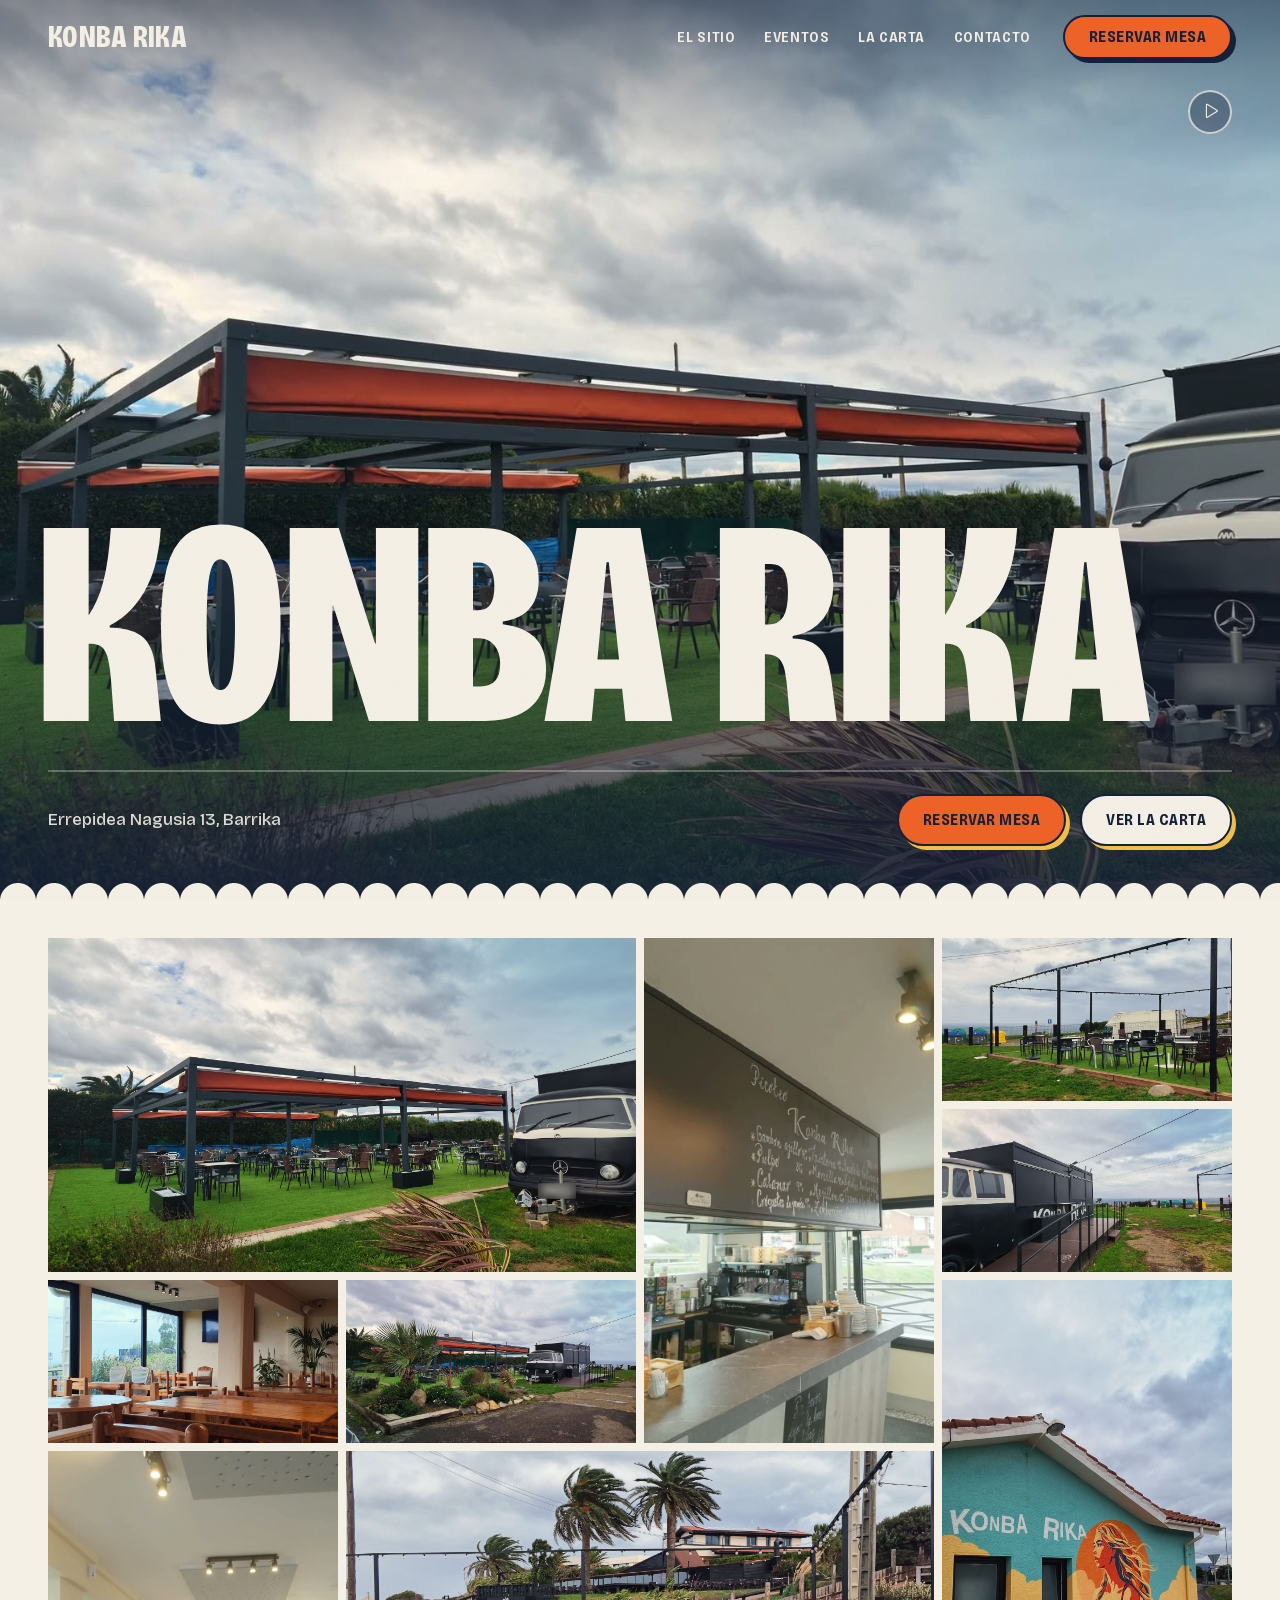
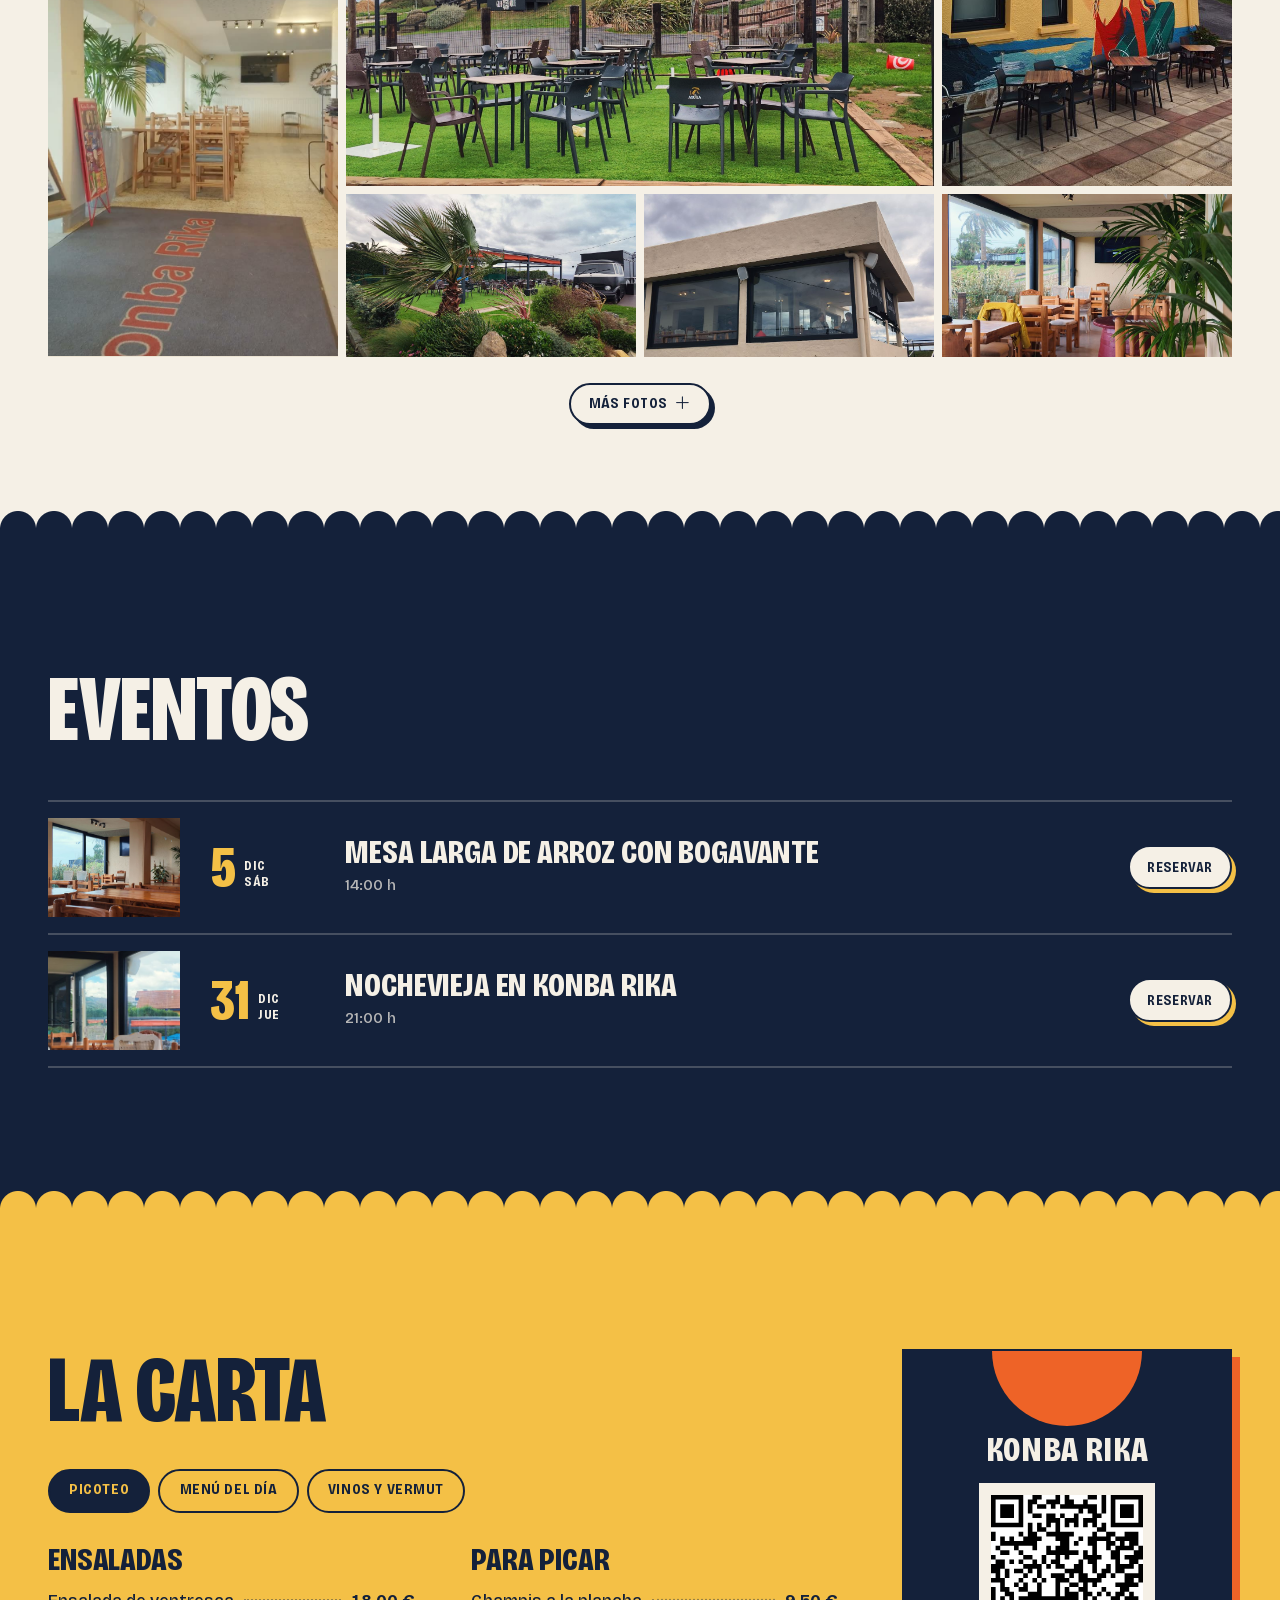
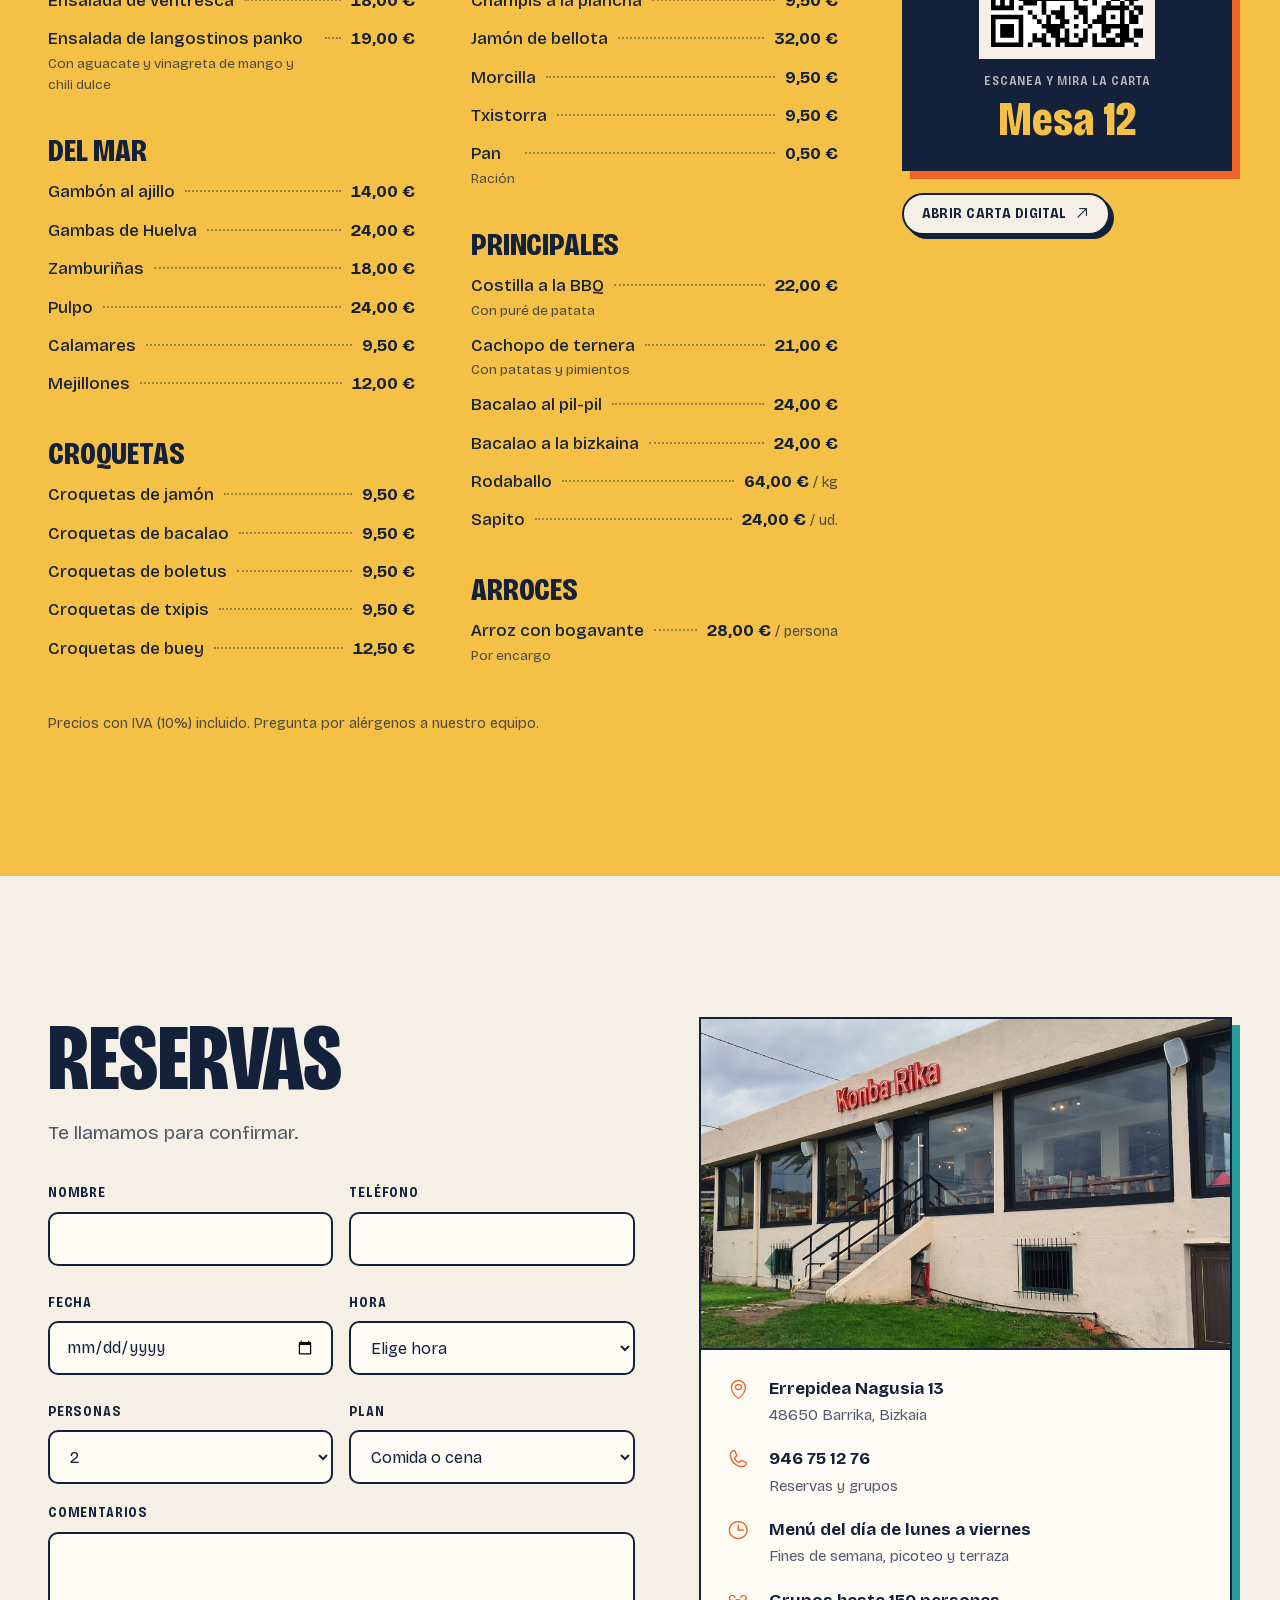
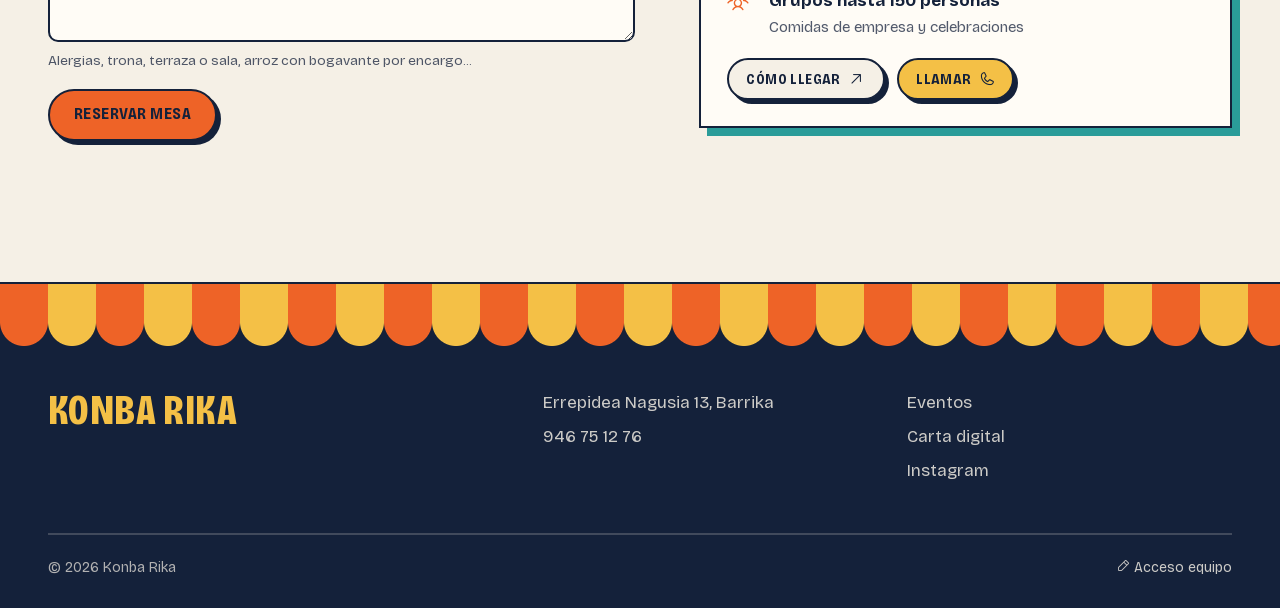
<file: index.html>
<!doctype html>
<html lang="es">
<head>
  <meta charset="utf-8">
  <meta name="viewport" content="width=device-width, initial-scale=1, viewport-fit=cover">
  <meta name="robots" content="noindex, nofollow">
  <title>Konba Rika · Barrika</title>
  <meta name="description" content="Bar y restaurante en Barrika (Bizkaia). Picoteo, menú del día, eventos y terraza. Errepidea Nagusia 13, Barrika.">
  <meta name="theme-color" content="#14213a">
  <meta property="og:title" content="Konba Rika · Barrika">
  <meta property="og:description" content="Bar y restaurante en Barrika.">
  <meta property="og:image" content="assets/img/p0336.jpg">
  <link rel="preload" href="assets/fonts/Bricolage-latin.woff2" as="font" type="font/woff2" crossorigin>
  <link rel="stylesheet" href="assets/css/fonts-bricolage.css">
  <link rel="stylesheet" href="assets/vendor/phosphor/style.css">
  <link rel="stylesheet" href="assets/css/site.css?v=5">
  <script type="application/ld+json">
  {
    "@context": "https://schema.org",
    "@type": "Restaurant",
    "name": "Konba Rika",
    "address": { "@type": "PostalAddress", "streetAddress": "Errepidea Nagusia 13", "postalCode": "48650", "addressLocality": "Barrika", "addressRegion": "Bizkaia", "addressCountry": "ES" },
    "telephone": "+34 946 75 12 76",
    "servesCuisine": ["Vasca", "Marisco", "Picoteo"],
    "acceptsReservations": true
  }
  </script>
</head>
<body>

<header class="nav" id="nav">
  <div class="wrap">
    <a class="brand" href="#inicio">Konba Rika</a>
    <ul class="nav-links">
      <li><a href="#sitio">El sitio</a></li>
      <li><a href="#eventos">Eventos</a></li>
      <li><a href="#carta">La carta</a></li>
      <li><a href="#contacto">Contacto</a></li>
    </ul>
    <a class="btn btn-sun" href="#reservar">Reservar mesa</a>
    <button class="nav-toggle" id="navToggle" aria-label="Abrir menú" aria-expanded="false" aria-controls="mobileMenu"><i class="ph ph-list"></i></button>
  </div>
</header>

<div class="mobile-menu" id="mobileMenu" aria-hidden="true">
  <div class="top">
    <span class="brand">Konba Rika</span>
    <button class="nav-toggle" style="display:inline-flex" id="navClose" aria-label="Cerrar menú"><i class="ph ph-x"></i></button>
  </div>
  <nav>
    <a href="#sitio">El sitio</a>
    <a href="#eventos">Eventos</a>
    <a href="#carta">La carta</a>
    <a href="#contacto">Contacto</a>
  </nav>
  <a class="btn" href="#reservar">Reservar mesa</a>
</div>

<main>
  <!-- PORTADA: vídeo del local -->
  <section class="hero" id="inicio" aria-label="Konba Rika">
    <div class="hero-media" aria-hidden="true">
      <video id="heroVideo" autoplay muted loop playsinline preload="auto"
        poster="assets/img/hero-poster.jpg"
        data-desktop="assets/video/hero.mp4" data-desktop-poster="assets/img/hero-poster.jpg"
        data-mobile="assets/video/hero-m.mp4" data-mobile-poster="assets/img/hero-m-poster.jpg"></video>
    </div>
    <div class="hero-shade" aria-hidden="true"></div>
    <button class="hero-play" id="heroPlay" type="button" aria-label="Pausar vídeo"><i class="ph ph-pause"></i></button>
    <div class="hero-body">
      <div class="wrap">
        <h1 class="wordmark hero-in">Konba Rika</h1>
        <div class="hero-foot hero-in">
          <a class="hero-addr" href="https://www.google.com/maps/search/?api=1&query=Konba+Rika+Barrika" target="_blank" rel="noopener">Errepidea Nagusia 13, Barrika</a>
          <div class="hero-ctas">
            <a class="btn btn-sun" href="#reservar">Reservar mesa</a>
            <a class="btn" href="#carta">Ver la carta</a>
          </div>
        </div>
      </div>
    </div>
  </section>

  <!-- EL SITIO: fotos y vídeos, sin texto -->
  <section class="sitio" id="sitio" aria-label="El sitio en fotos y vídeos">
    <div class="wrap mosaic-box">
      <div class="mosaic">
        <figure class="m-a"><img src="assets/img/p0336.jpg" alt="La campa con la pérgola, las mesas y la furgoneta clásica" style="object-position:64% 50%"></figure>
        <figure class="m-b"><video muted loop playsinline preload="none" poster="assets/img/v0386-poster.jpg" data-src="assets/video/v0386.mp4" aria-label="La barra"></video></figure>
        <figure class="m-c"><img src="assets/img/p0351-sm.jpg" alt="Terraza con pérgola y el mar al fondo" loading="lazy"></figure>
        <figure class="m-d"><img src="assets/img/p0340-sm.jpg" alt="La furgoneta junto a la rampa" loading="lazy"></figure>
        <figure class="m-e"><img src="assets/img/p0354-sm.jpg" alt="La sala con mesas de madera y ventanales" loading="lazy"></figure>
        <figure class="m-f"><img src="assets/img/p0406-sm.jpg" alt="Entrada con jardín y palmera" loading="lazy"></figure>
        <figure class="m-k"><img src="assets/img/p0403-sm.jpg" alt="El mural de la casa con la terraza delante" loading="lazy"></figure>
        <figure class="m-g"><img src="assets/img/p0353.jpg" alt="Terraza sobre la hierba con palmeras" loading="lazy"></figure>
        <figure class="m-h"><video muted loop playsinline preload="none" poster="assets/img/v0384-poster.jpg" data-src="assets/video/v0384.mp4" aria-label="La entrada"></video></figure>
        <figure class="m-l"><img src="assets/img/p0408-sm.jpg" alt="Jardín con palmera y la furgoneta al fondo" loading="lazy"></figure>
        <figure class="m-m"><img src="assets/img/p0349-sm.jpg" alt="Esquina de la casa" loading="lazy"></figure>
        <figure class="m-n"><img src="assets/img/p0378-sm.jpg" alt="Sala con plantas junto al ventanal" loading="lazy"></figure>
      </div>

      <div class="mosaic is-flip" id="mosaicMore" hidden>
        <figure class="m-a"><img src="assets/img/barra.jpg" alt="La barra con la vitrina y la pizarra" loading="lazy"></figure>
        <figure class="m-b"><video muted loop playsinline preload="none" poster="assets/img/v0382-poster.jpg" data-src="assets/video/v0382.mp4" aria-label="La sala"></video></figure>
        <figure class="m-c"><img src="assets/img/p0355-sm.jpg" alt="Sala con mesas largas" loading="lazy"></figure>
        <figure class="m-d"><img src="assets/img/p0405-sm.jpg" alt="Camino de entrada con la pérgola" loading="lazy"></figure>
        <figure class="m-e"><img src="assets/img/p0377-sm.jpg" alt="Mesas con plantas junto al ventanal" loading="lazy"></figure>
        <figure class="m-f"><img src="assets/img/p0402-sm.jpg" alt="El mural y la terraza de baldosas" loading="lazy"></figure>
        <figure class="m-k"><img src="assets/img/p0400-sm.jpg" alt="Barricas y taburetes en la sala" loading="lazy"></figure>
        <figure class="m-g"><img src="assets/img/txirimiri.jpg" alt="Sala acristalada con vistas a la campa" loading="lazy"></figure>
        <figure class="m-h"><video muted loop playsinline preload="none" poster="assets/img/v0380-poster.jpg" data-src="assets/video/v0380.mp4" aria-label="Rincón con barrica y palmera"></video></figure>
        <figure class="m-l"><img src="assets/img/p0365-sm.jpg" alt="Palmera junto a la ventana" loading="lazy"></figure>
        <figure class="m-m"><img src="assets/img/p0373-sm.jpg" alt="Mesas junto al ventanal" loading="lazy" style="object-position:50% 62%"></figure>
        <figure class="m-n"><img src="assets/img/p0352-sm.jpg" alt="Terraza con pérgola en la campa" loading="lazy"></figure>
      </div>

      <div class="more-row">
        <button class="btn btn-sm" id="moreBtn" aria-controls="mosaicMore" aria-expanded="false">Más fotos <i class="ph ph-plus"></i></button>
      </div>
    </div>
  </section>

  <!-- EVENTOS -->
  <section class="section events scallop" id="eventos">
    <div class="wrap">
      <h2>Eventos</h2>
      <ol class="agenda" id="agenda"></ol>
    </div>
  </section>

  <!-- CARTA -->
  <section class="section menu scallop" id="carta">
    <div class="wrap menu-grid">
      <div>
        <h2>La carta</h2>
        <div class="tabs" role="tablist" aria-label="Secciones de la carta">
          <button class="tab" role="tab" aria-selected="true" aria-controls="tp-picoteo" id="t-picoteo">Picoteo</button>
          <button class="tab" role="tab" aria-selected="false" aria-controls="tp-dia" id="t-dia">Menú del día</button>
          <button class="tab" role="tab" aria-selected="false" aria-controls="tp-vinos" id="t-vinos">Vinos y vermut</button>
        </div>
        <div class="tab-panel" role="tabpanel" id="tp-picoteo" aria-labelledby="t-picoteo">
          <div class="menu-cols" id="menuPicoteo"></div>
          <p class="menu-note">Precios con IVA (10%) incluido. Pregunta por alérgenos a nuestro equipo.</p>
        </div>
        <div class="tab-panel" role="tabpanel" id="tp-dia" aria-labelledby="t-dia" hidden>
          <div id="menuDia"></div>
        </div>
        <div class="tab-panel" role="tabpanel" id="tp-vinos" aria-labelledby="t-vinos" hidden>
          <div class="wine-grid" id="menuVinos"></div>
          <p class="menu-note" style="margin-top:1.5rem">Vinos por copa en barra. Pregunta por la carta de vinos completa.</p>
        </div>
      </div>
      <div class="tent-wrap">
        <aside class="tent" aria-label="Carta con QR en mesa">
          <div class="tent-sun" aria-hidden="true"></div>
          <span class="brand">Konba Rika</span>
          <div class="qr-box" id="qrBox" role="img" aria-label="Código QR de la carta digital"></div>
          <small>Escanea y mira la carta</small>
          <div class="mesa">Mesa 12</div>
        </aside>
        <a class="btn btn-sm" href="carta.html?mesa=12" id="qrLink">Abrir carta digital <i class="ph ph-arrow-up-right"></i></a>
      </div>
    </div>
  </section>

  <!-- RESERVAS Y CONTACTO -->
  <section class="section book" id="reservar">
    <div class="wrap book-grid">
      <div>
        <h2>Reservas</h2>
        <p class="lead">Te llamamos para confirmar.</p>
        <form class="form" id="bookForm" novalidate>
          <div class="field">
            <label for="f-nombre">Nombre</label>
            <input id="f-nombre" name="nombre" autocomplete="name" required>
            <span class="err" aria-live="polite"></span>
          </div>
          <div class="field">
            <label for="f-tel">Teléfono</label>
            <input id="f-tel" name="tel" type="tel" autocomplete="tel" inputmode="tel" required>
            <span class="err" aria-live="polite"></span>
          </div>
          <div class="field">
            <label for="f-fecha">Fecha</label>
            <input id="f-fecha" name="fecha" type="date" required>
            <span class="err" aria-live="polite"></span>
          </div>
          <div class="field">
            <label for="f-hora">Hora</label>
            <select id="f-hora" name="hora" required>
              <option value="">Elige hora</option>
              <option>13:00</option><option>13:30</option><option>14:00</option><option>14:30</option><option>15:00</option>
              <option>20:00</option><option>20:30</option><option>21:00</option><option>21:30</option><option>22:00</option>
            </select>
            <span class="err" aria-live="polite"></span>
          </div>
          <div class="field">
            <label for="f-pax">Personas</label>
            <select id="f-pax" name="pax">
              <option>2</option><option>1</option><option>3</option><option>4</option><option>5</option><option>6</option><option>8</option><option>10</option><option>12</option><option>Más de 12</option>
            </select>
          </div>
          <div class="field">
            <label for="f-motivo">Plan</label>
            <select id="f-motivo" name="motivo">
              <option value="mesa">Comida o cena</option>
              <option value="menu">Menú del día</option>
              <option value="evento">Evento o celebración</option>
            </select>
          </div>
          <div class="field full">
            <label for="f-com">Comentarios</label>
            <textarea id="f-com" name="comentarios"></textarea>
            <span class="help">Alergias, trona, terraza o sala, arroz con bogavante por encargo...</span>
          </div>
          <button class="btn btn-sun" type="submit">Reservar mesa</button>
          <div class="form-ok" id="formOk" role="status">
            <strong>Recibido</strong>
            <span>Te llamamos para confirmar la reserva. Eskerrik asko.</span>
          </div>
        </form>
      </div>
      <aside class="visit" id="contacto" aria-label="Contacto">
        <div class="photo"><img src="assets/img/p0345-sm.jpg" alt="Fachada de Konba Rika con el rótulo" loading="lazy"></div>
        <div class="body">
          <div class="row"><i class="ph ph-map-pin"></i><div><b>Errepidea Nagusia 13</b><span>48650 Barrika, Bizkaia</span></div></div>
          <div class="row"><i class="ph ph-phone"></i><div><b>946 75 12 76</b><span>Reservas y grupos</span></div></div>
          <div class="row"><i class="ph ph-clock"></i><div><b>Menú del día de lunes a viernes</b><span>Fines de semana, picoteo y terraza</span></div></div>
          <div class="row"><i class="ph ph-users-three"></i><div><b>Grupos hasta 150 personas</b><span>Comidas de empresa y celebraciones</span></div></div>
          <div class="btns">
            <a class="btn btn-sm" href="https://www.google.com/maps/search/?api=1&query=Konba+Rika+Barrika" target="_blank" rel="noopener">Cómo llegar <i class="ph ph-arrow-up-right"></i></a>
            <a class="btn btn-sm btn-sand" href="tel:+34946751276">Llamar <i class="ph ph-phone"></i></a>
          </div>
        </div>
      </aside>
    </div>
  </section>
</main>

<div class="awning" aria-hidden="true"></div>
<footer class="footer">
  <div class="wrap">
    <div class="footer-grid">
      <span class="brand">Konba Rika</span>
      <ul>
        <li><a href="https://www.google.com/maps/search/?api=1&query=Konba+Rika+Barrika" target="_blank" rel="noopener">Errepidea Nagusia 13, Barrika</a></li>
        <li><a href="tel:+34946751276">946 75 12 76</a></li>
      </ul>
      <ul>
        <li><a href="#eventos">Eventos</a></li>
        <li><a href="carta.html">Carta digital</a></li>
        <li><a href="#">Instagram</a></li>
      </ul>
    </div>
    <div class="footer-bottom">
      <span>© 2026 Konba Rika</span>
      <a href="equipo.html"><i class="ph ph-pencil-simple"></i> Acceso equipo</a>
    </div>
  </div>
</footer>

<div class="toast" id="toast" role="status" aria-live="polite"></div>

<script src="assets/vendor/qrcode.min.js"></script>
<script src="assets/js/data.js?v=5"></script>
<script src="assets/js/main.js?v=5"></script>
</body>
</html>
</file>
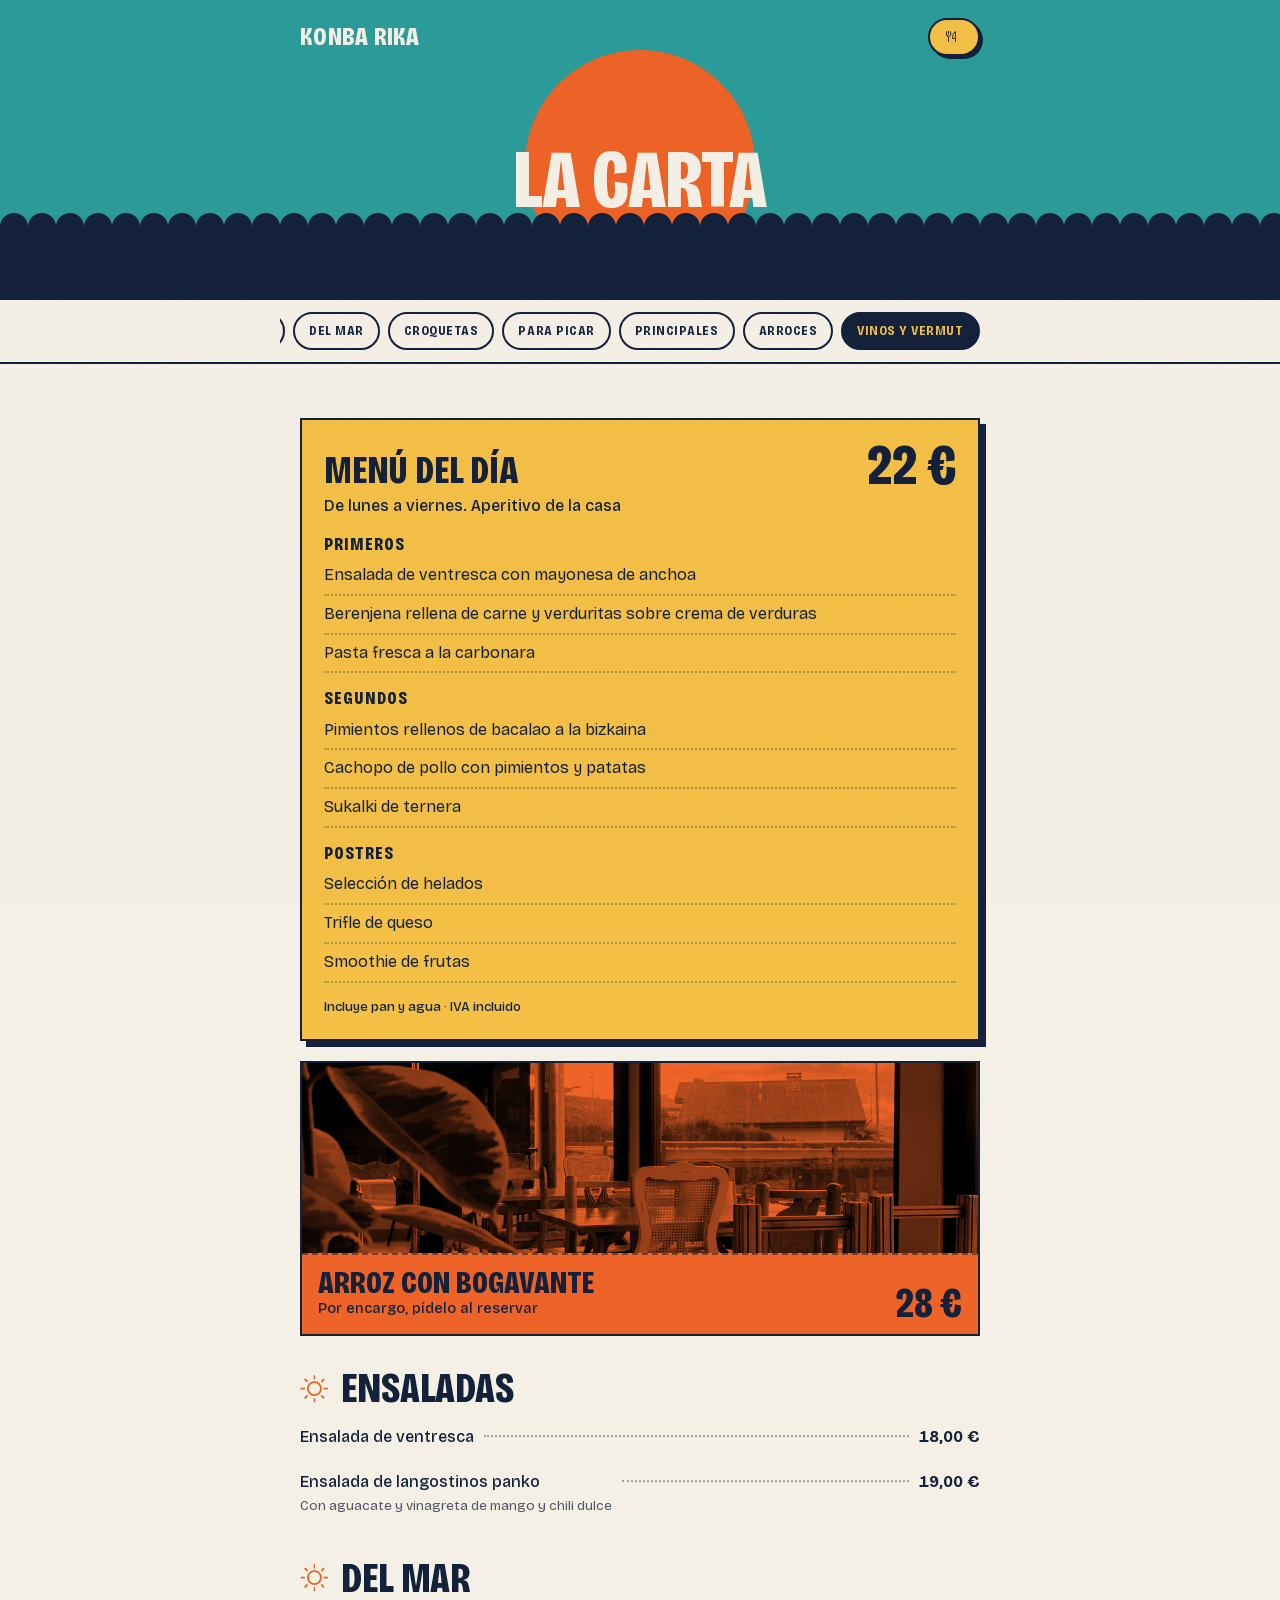
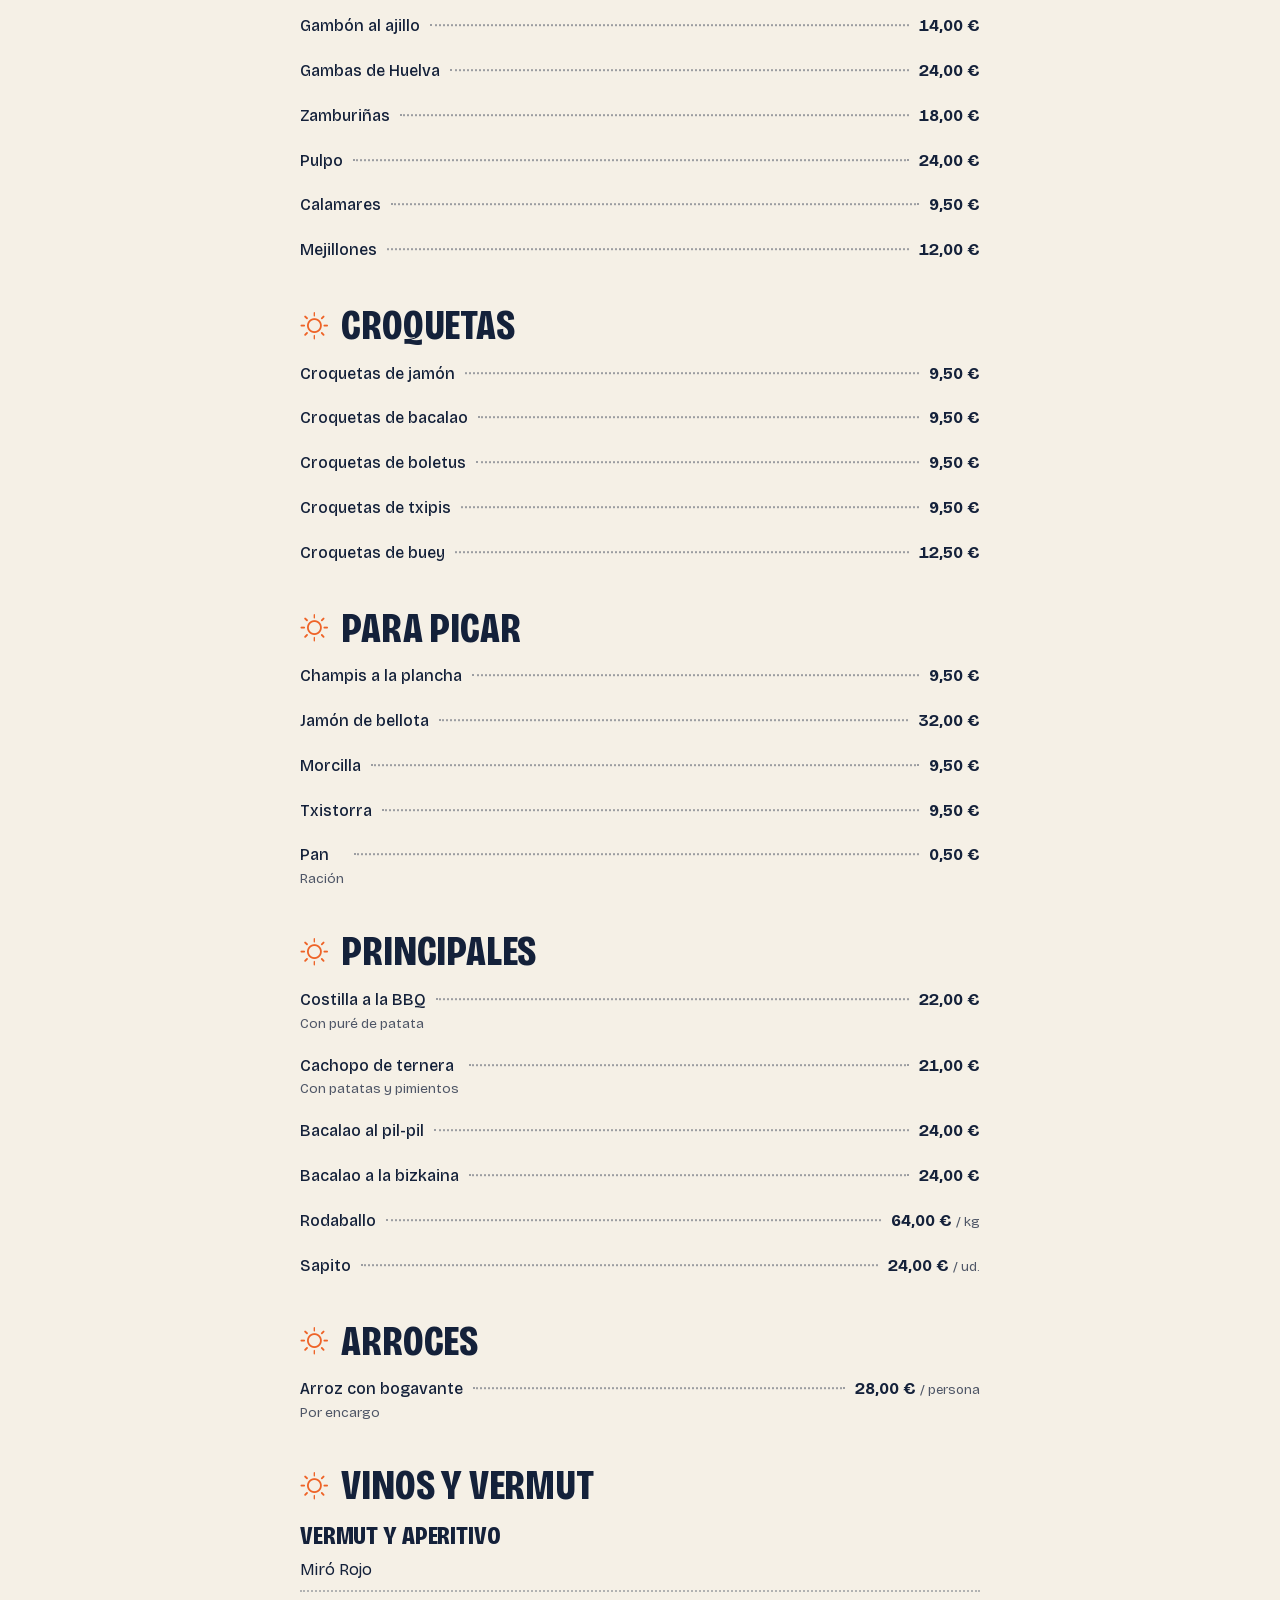
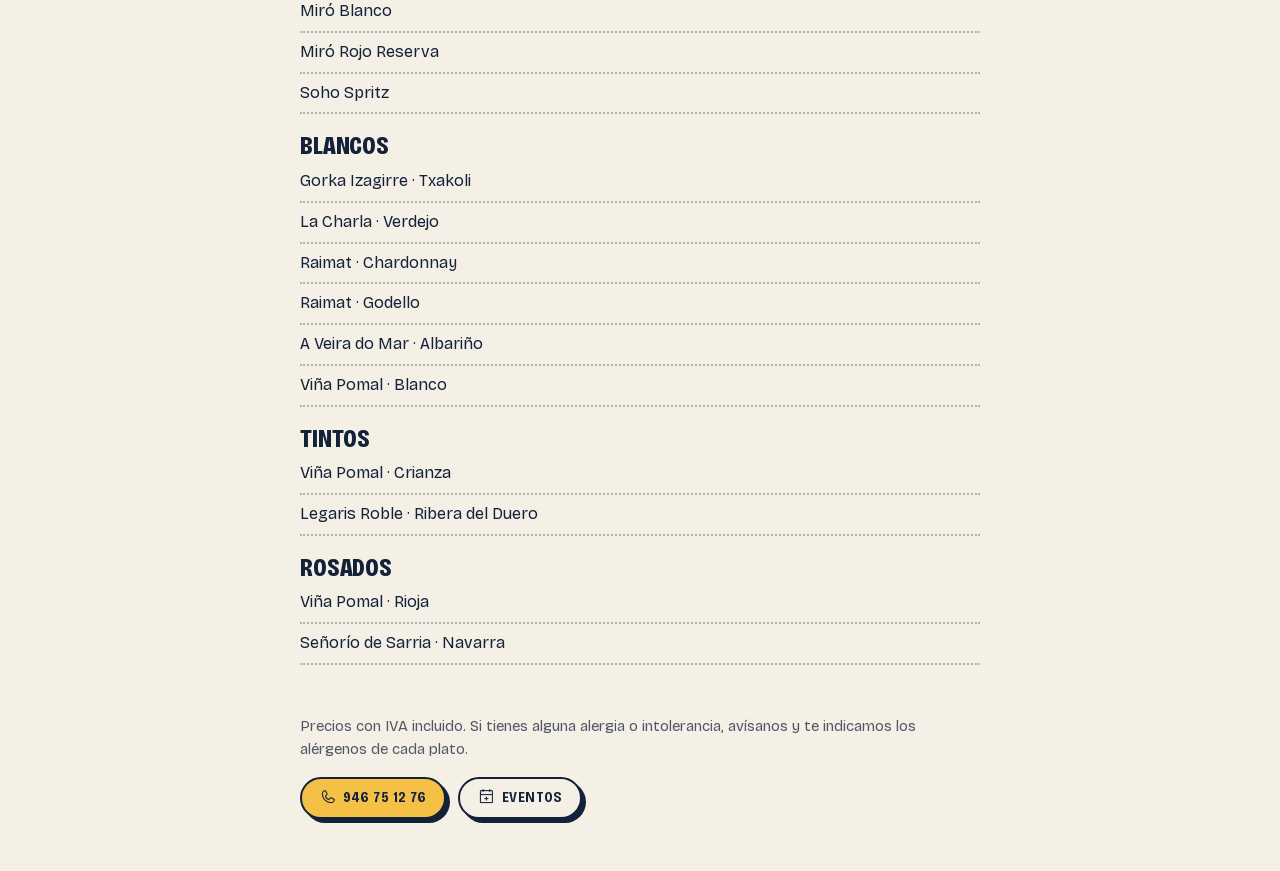
<file: carta.html>
<!doctype html>
<html lang="es">
<head>
  <meta charset="utf-8">
  <meta name="viewport" content="width=device-width, initial-scale=1, viewport-fit=cover">
  <meta name="robots" content="noindex, nofollow">
  <title>Carta · Konba Rika</title>
  <meta name="description" content="Carta digital de Konba Rika, Barrika: picoteo, menú del día y vinos.">
  <meta name="theme-color" content="#2a9c99">
  <link rel="stylesheet" href="assets/css/fonts-bricolage.css">
  <link rel="stylesheet" href="assets/vendor/phosphor/style.css">
  <link rel="stylesheet" href="assets/css/site.css?v=5">
  <style>
    body { font-size: 16px; }
    .c-head { position: relative; background: var(--sea); color: var(--paper); overflow: hidden; height: 300px; }
    .c-head .c-sun { position: absolute; left: 50%; bottom: 20px; width: 230px; height: 230px; transform: translateX(-50%); border-radius: 50%; background: var(--sun); }
    .c-head .c-sea { position: absolute; left: 0; right: 0; bottom: 0; height: 74px; background: var(--ink); }
    .c-head .c-sea::before { content: ""; position: absolute; left: 0; right: 0; top: -13px; height: 14px; background: radial-gradient(circle at 14px 14px, var(--ink) 13.5px, transparent 14.5px) 0 0 / 28px 14px repeat-x; }
    .c-head .inner { position: relative; z-index: 2; max-width: 720px; margin: 0 auto; height: 100%; padding: 18px 20px 0; display: flex; flex-direction: column; }
    .c-top { display: flex; align-items: center; justify-content: space-between; gap: 12px; }
    .c-top .brand { font-size: 1.6rem; color: var(--paper); }
    .mesa-chip { display: inline-flex; align-items: center; gap: 6px; height: 38px; padding: 0 14px; border-radius: 999px; background: var(--sand); color: var(--ink); border: 2px solid var(--ink); font-weight: 700; font-stretch: 85%; text-transform: uppercase; letter-spacing: 0.04em; font-size: 0.86rem; box-shadow: 3px 3px 0 var(--ink); }
    .c-head h1 { margin-top: auto; margin-bottom: 86px; font-size: 5.2rem; line-height: 0.8; text-align: center; color: var(--paper); }
    .c-nav { position: sticky; top: 0; z-index: 10; background: var(--paper); border-bottom: 2px solid var(--ink); }
    .c-nav .inner { max-width: 720px; margin: 0 auto; display: flex; gap: 8px; overflow-x: auto; padding: 12px 20px; scrollbar-width: none; }
    .c-nav .inner::-webkit-scrollbar { display: none; }
    .c-nav a { flex: 0 0 auto; height: 38px; display: inline-flex; align-items: center; padding: 0 14px; border-radius: 999px; border: 2px solid var(--ink); text-decoration: none; font-weight: 700; font-stretch: 85%; text-transform: uppercase; letter-spacing: 0.04em; font-size: 0.82rem; white-space: nowrap; }
    .c-nav a.is-active { background: var(--ink); color: var(--sand); }
    .c-main { max-width: 720px; margin: 0 auto; padding: 8px 20px 40px; }
    .c-sec { padding-top: 34px; scroll-margin-top: 70px; }
    .c-sec > h2 { font-size: 2.6rem; margin-bottom: 8px; display: flex; align-items: center; gap: 0.3em; }
    .c-sec > h2 i { color: var(--sun); font-size: 0.7em; }
    .c-sec .dish { padding: 10px 0; }
    .today { background: var(--sand); border: 2px solid var(--ink); box-shadow: 6px 6px 0 var(--ink); padding: 22px; margin-top: 24px; }
    .today .row { display: flex; align-items: flex-end; justify-content: space-between; gap: 12px; }
    .today h2 { font-size: 2.4rem; }
    .today .p { font-family: var(--display); font-weight: 800; font-stretch: 75%; font-size: 3.6rem; line-height: 0.8; color: var(--ink); }
    .today h3 { font-size: 1.1rem; letter-spacing: 0.06em; color: var(--ink); margin: 18px 0 4px; }
    .today ul { list-style: none; margin: 0; padding: 0; }
    .today li { padding: 6px 0; border-bottom: 2px dotted rgba(21,35,59,0.3); }
    .today small { display: block; margin-top: 14px; font-weight: 500; }
    .highlight { margin-top: 20px; position: relative; background: var(--sun); border: 2px solid var(--ink); overflow: hidden; }
    .highlight img { width: 100%; height: 190px; object-fit: cover; filter: grayscale(1) contrast(1.2); mix-blend-mode: multiply; }
    .highlight div { display: flex; justify-content: space-between; align-items: flex-end; gap: 12px; padding: 14px 16px; border-top: 2px dashed rgba(21,35,59,0.55); }
    .highlight b { font-family: var(--display); font-weight: 800; font-stretch: 75%; text-transform: uppercase; font-size: 2rem; line-height: 0.9; display: block; }
    .highlight span { font-weight: 500; font-size: 0.9rem; }
    .highlight .pp { font-family: var(--display); font-weight: 800; font-stretch: 75%; font-size: 2.6rem; line-height: 0.8; }
    .wine h3 { font-size: 1.6rem; margin: 20px 0 4px; }
    .wine ul { list-style: none; margin: 0; padding: 0; }
    .wine li { padding: 7px 0; border-bottom: 2px dotted rgba(21,35,59,0.3); }
    .c-foot { max-width: 720px; margin: 0 auto; padding: 10px 20px 52px; display: grid; gap: 16px; }
    .c-foot p { color: var(--ink-70); font-size: 0.92rem; }
    .c-foot .btns { display: flex; gap: 12px; flex-wrap: wrap; }
  </style>
</head>
<body>
  <header class="c-head">
    <div class="c-sun" aria-hidden="true"></div>
    <div class="c-sea" aria-hidden="true"></div>
    <div class="inner">
      <div class="c-top">
        <a class="brand" href="index.html" style="text-decoration:none">Konba Rika</a>
        <span class="mesa-chip" id="mesaChip" hidden><i class="ph ph-fork-knife"></i> <span></span></span>
      </div>
      <h1>La carta</h1>
    </div>
  </header>

  <nav class="c-nav" aria-label="Secciones de la carta"><div class="inner" id="cNav"></div></nav>

  <main class="c-main" id="cMain"></main>

  <footer class="c-foot">
    <p>Precios con IVA incluido. Si tienes alguna alergia o intolerancia, avísanos y te indicamos los alérgenos de cada plato.</p>
    <div class="btns">
      <a class="btn btn-sm btn-sand" href="tel:+34946751276"><i class="ph ph-phone"></i> 946 75 12 76</a>
      <a class="btn btn-sm" href="index.html#eventos"><i class="ph ph-calendar-plus"></i> Eventos</a>
    </div>
  </footer>

  <script src="assets/js/data.js?v=5"></script>
  <script>
  (function () {
    var esc = KR.esc;
    var params = new URLSearchParams(location.search);
    var mesa = params.get("mesa");
    if (mesa) { var chip = document.getElementById("mesaChip"); chip.hidden = false; chip.querySelector("span").textContent = "Mesa " + mesa; }

    var agot = KR.getAgotados();
    var m = KR.getMenuDia();
    var html = "";
    var navItems = [["hoy", "Menú del día"]];

    function lista(t, arr) { return "<h3>" + t + "</h3><ul>" + (arr || []).filter(Boolean).map(function (x) { return "<li>" + esc(x) + "</li>"; }).join("") + "</ul>"; }
    html += '<section class="c-sec" id="hoy" style="padding-top:22px"><div class="today">' +
      '<div class="row"><h2>Menú del día</h2><span class="p">' + esc(m.precio) + ' €</span></div>' +
      '<p style="font-weight:500;margin-top:6px">De lunes a viernes. ' + esc(m.aperitivo || "") + '</p>' +
      lista("Primeros", m.primeros) + lista("Segundos", m.segundos) + lista("Postres", m.postres) +
      '<small>' + esc(m.incluye || "") + '</small></div>' +
      '<div class="highlight"><img src="assets/img/p0377-sm.jpg" alt=""><div><span><b>Arroz con bogavante</b>Por encargo, pídelo al reservar</span><span class="pp">28 €</span></div></div></section>';

    KR.carta.forEach(function (g) {
      navItems.push([g.id, g.nombre]);
      html += '<section class="c-sec" id="' + g.id + '"><h2><i class="ph ph-sun" aria-hidden="true"></i>' + esc(g.nombre) + "</h2>" + g.platos.map(function (p) {
        var out = agot.indexOf(p.id) > -1;
        return '<div class="dish' + (out ? " is-out" : "") + '"><span class="name">' + esc(p.nombre) +
          (out ? '<span class="badge-out">Agotado hoy</span>' : "") +
          (p.nota ? '<span class="note">' + esc(p.nota) + "</span>" : "") +
          '</span><span class="dots" aria-hidden="true"></span><span class="price">' + esc(p.precio) + " €" + (p.unidad ? " <small>" + esc(p.unidad) + "</small>" : "") + "</span></div>";
      }).join("") + "</section>";
    });

    navItems.push(["vinos", "Vinos y vermut"]);
    html += '<section class="c-sec wine" id="vinos"><h2><i class="ph ph-sun" aria-hidden="true"></i>Vinos y vermut</h2>' + KR.vinos.map(function (g) {
      return "<h3>" + esc(g.grupo) + "</h3><ul>" + g.items.map(function (i) { return "<li>" + esc(i) + "</li>"; }).join("") + "</ul>";
    }).join("") + "</section>";

    document.getElementById("cMain").innerHTML = html;
    var nav = document.getElementById("cNav");
    nav.innerHTML = navItems.map(function (n) { return '<a href="#' + n[0] + '" data-id="' + n[0] + '">' + esc(n[1]) + "</a>"; }).join("");

    var links = Array.prototype.slice.call(nav.querySelectorAll("a"));
    function setActive(id) {
      links.forEach(function (a) {
        var on = a.dataset.id === id;
        a.classList.toggle("is-active", on);
        if (on) nav.scrollTo({ left: a.offsetLeft - 20, behavior: "smooth" });
      });
    }
    setActive("hoy");
    if ("IntersectionObserver" in window) {
      var io = new IntersectionObserver(function (entries) {
        entries.forEach(function (e) { if (e.isIntersecting) setActive(e.target.id); });
      }, { rootMargin: "-70px 0px -65% 0px" });
      document.querySelectorAll(".c-sec").forEach(function (s) { io.observe(s); });
    }
  })();
  </script>
</body>
</html>
</file>
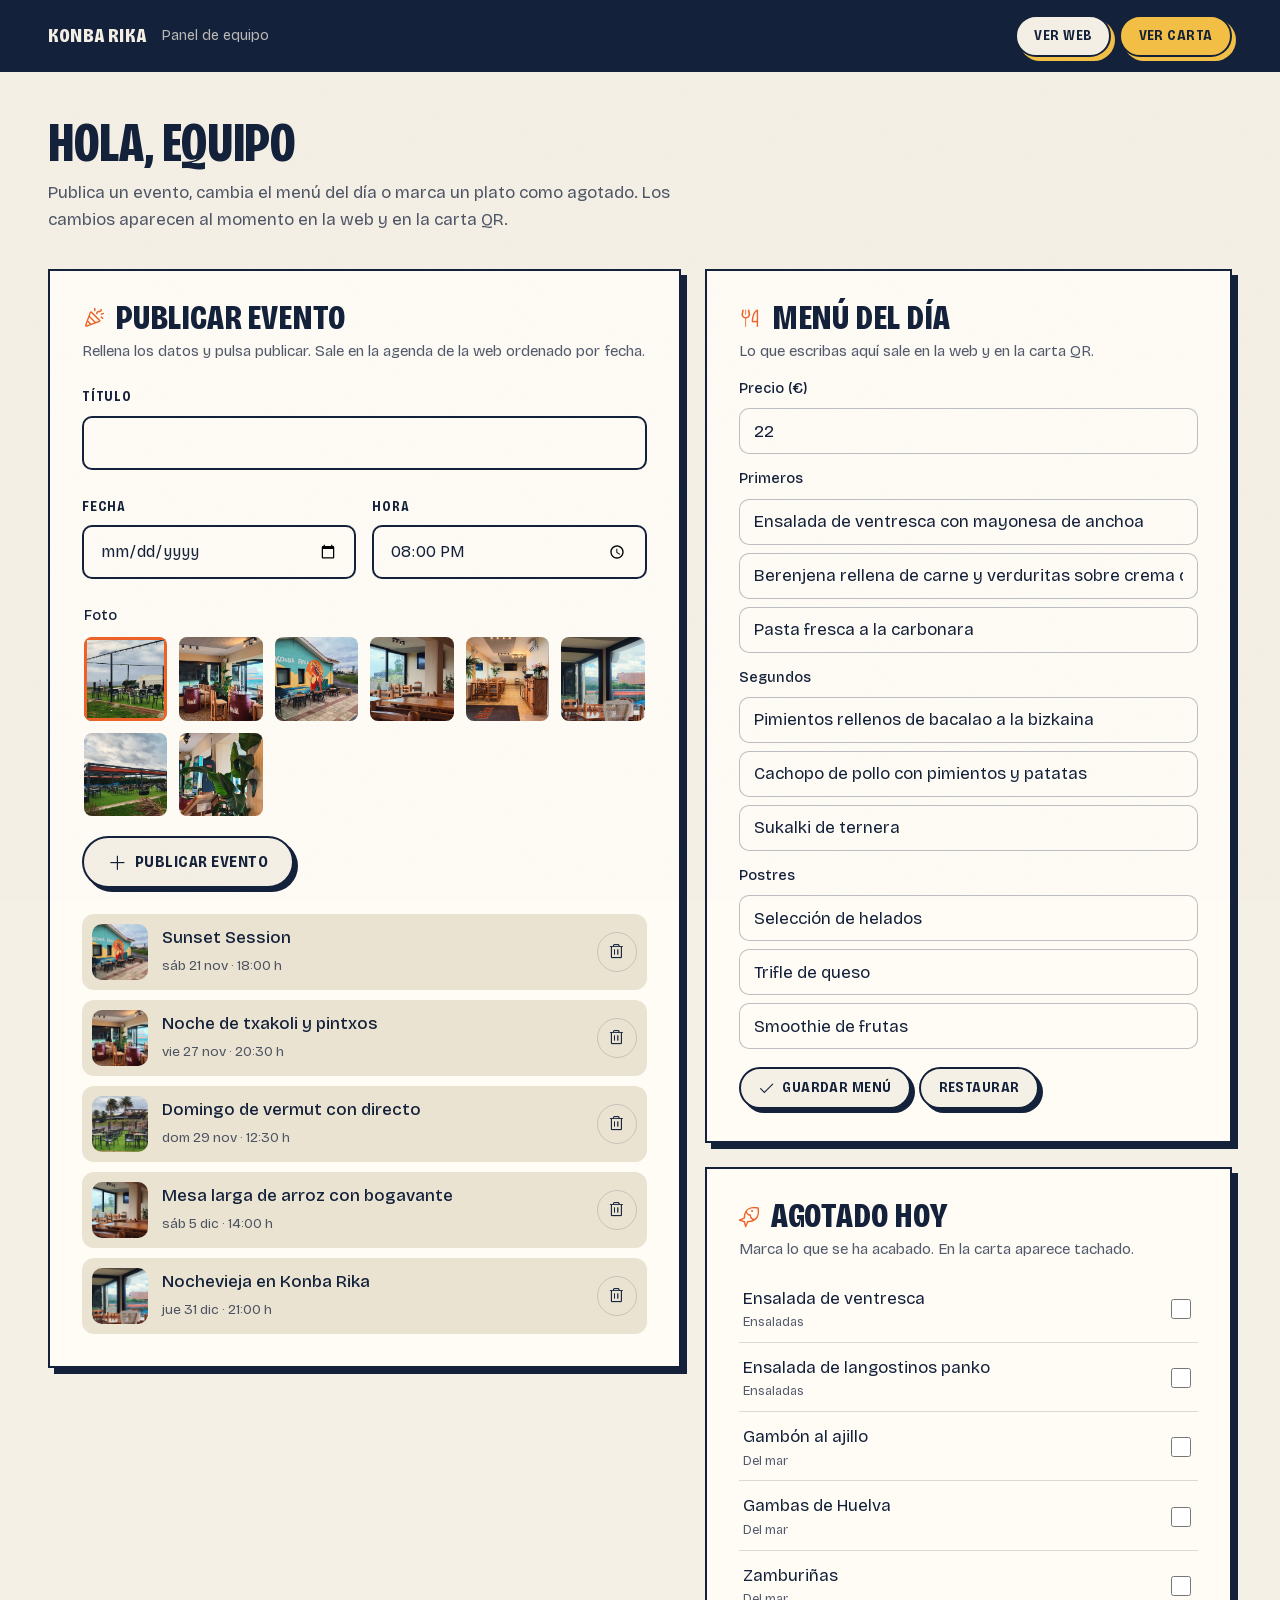
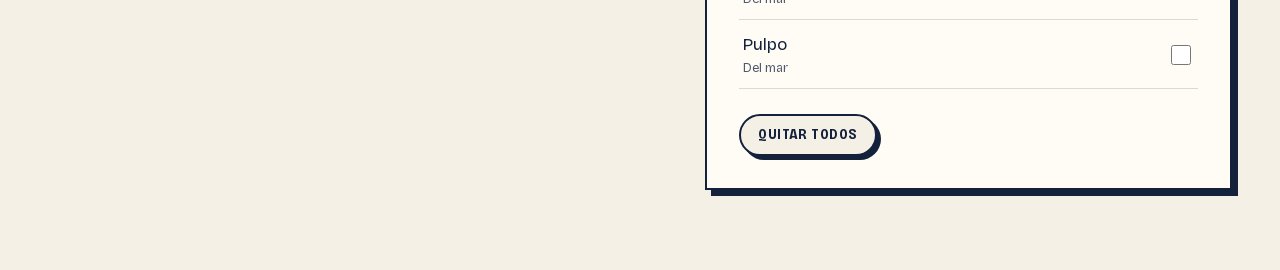
<file: equipo.html>
<!doctype html>
<html lang="es">
<head>
  <meta charset="utf-8">
  <meta name="viewport" content="width=device-width, initial-scale=1">
  <title>Panel de equipo · Konba Rika</title>
  <meta name="robots" content="noindex">
  <meta name="theme-color" content="#12213a">
  <link rel="stylesheet" href="assets/css/fonts-bricolage.css">
  <link rel="stylesheet" href="assets/vendor/phosphor/style.css">
  <link rel="stylesheet" href="assets/css/site.css?v=5">
  <style>
    .p-head { background: var(--navy); color: var(--on-navy); }
    .p-head .wrap { display: flex; align-items: center; gap: 16px; height: 72px; }
    .p-head .brand { font-size: 1.3rem; }
    .p-head .tag { font-size: 0.9rem; color: var(--on-navy-soft); }
    .p-head .links { margin-left: auto; display: flex; gap: 8px; }
    .p-head { --hard: var(--sand); }
    .p-intro { padding: 44px 0 8px; }
    .p-intro h1 { font-size: clamp(2.4rem, 5vw, 3.4rem); line-height: 1; }
    .p-intro p { margin-top: 10px; color: var(--ink-soft); max-width: 60ch; }
    .p-grid { display: grid; grid-template-columns: 1.2fr 1fr; gap: 24px; padding: 28px 0 80px; align-items: start; }
    .panel { background: var(--surface); padding: clamp(22px, 3vw, 32px); border: 2px solid var(--ink); box-shadow: 6px 6px 0 var(--ink); }
    .panel h2 { font-size: 2.2rem; display: flex; align-items: center; gap: 10px; }
    .panel h2 i { font-size: 1.4rem; color: var(--accent); }
    .panel > p { color: var(--ink-soft); margin-top: 6px; font-size: 0.96rem; }
    .panel .form { margin-top: 1.4rem; }
    .pics { display: grid; grid-template-columns: repeat(6, 1fr); gap: 8px; }
    .pics label { position: relative; cursor: pointer; border-radius: 10px; overflow: hidden; aspect-ratio: 1; border: 2px solid transparent; }
    .pics input { position: absolute; opacity: 0; }
    .pics img { width: 100%; height: 100%; object-fit: cover; }
    .pics input:checked + img { outline: 3px solid var(--accent); outline-offset: -3px; }
    .pics input:focus-visible + img { outline: 3px solid var(--accent); outline-offset: -3px; }
    .ev-list { list-style: none; padding: 0; margin: 1.6rem 0 0; display: grid; gap: 10px; }
    .ev-list li { display: grid; grid-template-columns: 56px 1fr auto; gap: 14px; align-items: center; padding: 10px; border-radius: 12px; background: var(--surface-2); }
    .ev-list img { width: 56px; height: 56px; border-radius: 10px; object-fit: cover; }
    .ev-list b { font-weight: 500; display: block; }
    .ev-list span { font-size: 0.86rem; color: var(--ink-soft); }
    .ev-list .new { color: var(--accent); font-weight: 500; }
    .del { width: 40px; height: 40px; border-radius: 999px; border: 1px solid var(--line); background: transparent; cursor: pointer; display: inline-flex; align-items: center; justify-content: center; font-size: 1.1rem; }
    .del:hover { border-color: var(--accent); color: var(--accent); }
    .stack { display: grid; gap: 24px; }
    .md-group { display: grid; gap: 8px; margin-top: 14px; }
    .md-group > span { font-size: 0.9rem; font-weight: 500; }
    .md-group input { height: 46px; padding: 0 14px; border-radius: var(--r-field); border: 1px solid color-mix(in srgb, var(--ink) 28%, transparent); background: var(--surface); color: var(--ink); font: inherit; font-weight: 400; }
    .md-group input:focus { outline: none; border-color: var(--accent); box-shadow: 0 0 0 3px var(--accent-soft); }
    .row-btns { display: flex; gap: 8px; flex-wrap: wrap; margin-top: 18px; }
    .out-list { margin-top: 14px; max-height: 420px; overflow: auto; display: grid; gap: 2px; }
    .out-list label { display: flex; align-items: center; justify-content: space-between; gap: 10px; padding: 10px 4px; border-bottom: 1px solid var(--line); cursor: pointer; }
    .out-list input { width: 20px; height: 20px; accent-color: var(--accent); }
    .out-list small { color: var(--ink-soft); display: block; font-size: 0.8rem; }
    @media (max-width: 900px) { .p-grid { grid-template-columns: 1fr; } .pics { grid-template-columns: repeat(3, 1fr); } .p-head .tag { display: none; } }
  </style>
</head>
<body>
  <header class="p-head">
    <div class="wrap">
      <a class="brand" href="index.html" style="color:inherit;text-decoration:none">Konba Rika</a>
      <span class="tag">Panel de equipo</span>
      <div class="links">
        <a class="btn btn-sm" href="index.html#eventos">Ver web</a>
        <a class="btn btn-sm btn-sand" href="carta.html?mesa=12">Ver carta</a>
      </div>
    </div>
  </header>

  <main class="wrap">
    <div class="p-intro">
      <h1>Hola, equipo</h1>
      <p>Publica un evento, cambia el menú del día o marca un plato como agotado. Los cambios aparecen al momento en la web y en la carta QR.</p>
    </div>

    <div class="p-grid">
      <section class="panel" aria-labelledby="h-ev">
        <h2 id="h-ev"><i class="ph ph-confetti"></i> Publicar evento</h2>
        <p>Rellena los datos y pulsa publicar. Sale en la agenda de la web ordenado por fecha.</p>
        <form class="form" id="evForm" novalidate>
          <div class="field full">
            <label for="e-titulo">Título</label>
            <input id="e-titulo" required placeholder="">
            <span class="err" aria-live="polite"></span>
          </div>
          <div class="field">
            <label for="e-fecha">Fecha</label>
            <input id="e-fecha" type="date" required>
            <span class="err" aria-live="polite"></span>
          </div>
          <div class="field">
            <label for="e-hora">Hora</label>
            <input id="e-hora" type="time" value="20:00" required>
            <span class="err" aria-live="polite"></span>
          </div>
          <fieldset class="field full" style="border:0;padding:0;margin:0">
            <legend style="font-size:.9rem;font-weight:500;margin-bottom:8px">Foto</legend>
            <div class="pics" id="pics"></div>
          </fieldset>
          <button class="btn btn-accent" type="submit"><i class="ph ph-plus"></i> Publicar evento</button>
        </form>
        <ul class="ev-list" id="evList"></ul>
      </section>

      <div class="stack">
        <section class="panel" aria-labelledby="h-md">
          <h2 id="h-md"><i class="ph ph-fork-knife"></i> Menú del día</h2>
          <p>Lo que escribas aquí sale en la web y en la carta QR.</p>
          <form id="mdForm">
            <div class="md-group"><span>Precio (€)</span><input id="md-precio" inputmode="decimal" aria-label="Precio del menú"></div>
            <div class="md-group" data-k="primeros"><span>Primeros</span></div>
            <div class="md-group" data-k="segundos"><span>Segundos</span></div>
            <div class="md-group" data-k="postres"><span>Postres</span></div>
            <div class="row-btns">
              <button class="btn btn-accent btn-sm" type="submit"><i class="ph ph-check"></i> Guardar menú</button>
              <button class="btn btn-ghost btn-sm" type="button" id="mdReset">Restaurar</button>
            </div>
          </form>
        </section>

        <section class="panel" aria-labelledby="h-out">
          <h2 id="h-out"><i class="ph ph-fish"></i> Agotado hoy</h2>
          <p>Marca lo que se ha acabado. En la carta aparece tachado.</p>
          <div class="out-list" id="outList"></div>
          <div class="row-btns"><button class="btn btn-ghost btn-sm" type="button" id="outReset">Quitar todos</button></div>
        </section>
      </div>
    </div>
  </main>

  <div class="toast" id="toast" role="status" aria-live="polite"></div>

  <script src="assets/js/data.js?v=5"></script>
  <script>
  (function () {
    var esc = KR.esc;
    var $ = function (s) { return document.querySelector(s); };
    var toastEl = $("#toast"), tt;
    function toast(m) { toastEl.textContent = m; toastEl.classList.add("is-visible"); clearTimeout(tt); tt = setTimeout(function () { toastEl.classList.remove("is-visible"); }, 2600); }

    /* Fotos disponibles */
    var fotos = ["p0351", "p0400", "p0402", "p0354", "p0396", "p0373", "p0336", "p0369"];
    $("#pics").innerHTML = fotos.map(function (f, i) {
      return '<label><input type="radio" name="foto" value="assets/img/' + f + '-sm.jpg"' + (i === 0 ? " checked" : "") + '><img src="assets/img/' + f + '-sm.jpg" alt="Foto ' + (i + 1) + '"></label>';
    }).join("");
    $("#e-fecha").min = new Date().toISOString().slice(0, 10);

    function renderList() {
      var extraIds = KR.store.get("eventos", []).map(function (e) { return e.id; });
      $("#evList").innerHTML = KR.getEventos().map(function (e) {
        var f = KR.fmtFecha(e.fecha);
        var nuevo = extraIds.indexOf(e.id) > -1;
        return '<li><img src="' + esc(e.img) + '" alt=""><div><b>' + esc(e.titulo) + '</b><span>' + f.semana + " " + f.dia + " " + f.mes + " · " + esc(e.hora) + " h" + (nuevo ? ' · <span class="new">Nuevo</span>' : "") + '</span></div>' +
          '<button class="del" data-id="' + esc(e.id) + '" aria-label="Quitar ' + esc(e.titulo) + '"><i class="ph ph-trash"></i></button></li>';
      }).join("");
    }
    renderList();

    $("#evList").addEventListener("click", function (ev) {
      var b = ev.target.closest(".del"); if (!b) return;
      var id = b.dataset.id;
      var extra = KR.store.get("eventos", []);
      if (extra.some(function (e) { return e.id === id; })) {
        KR.store.set("eventos", extra.filter(function (e) { return e.id !== id; }));
      } else {
        var oc = KR.store.get("eventos-ocultos", []); oc.push(id); KR.store.set("eventos-ocultos", oc);
      }
      renderList(); toast("Evento quitado de la web");
    });

    $("#evForm").addEventListener("submit", function (e) {
      e.preventDefault();
      var ok = true;
      ["#e-titulo", "#e-fecha", "#e-hora"].forEach(function (s) {
        var i = $(s), f = i.closest(".field"), msg = i.value.trim() ? "" : "Este campo es necesario.";
        f.classList.toggle("has-error", !!msg); f.querySelector(".err").textContent = msg; if (msg) ok = false;
      });
      if (!ok) return;
      var extra = KR.store.get("eventos", []);
      extra.push({
        id: "ev-" + Date.now(), titulo: $("#e-titulo").value.trim(), cat: "musica",
        fecha: $("#e-fecha").value, hora: $("#e-hora").value,
        texto: "",
        img: (document.querySelector('input[name="foto"]:checked') || {}).value || "assets/img/p0351-sm.jpg",
      });
      if (!KR.store.set("eventos", extra)) { toast("No se pudo guardar en este navegador"); return; }
      e.target.reset(); $("#e-hora").value = "20:00"; document.querySelector('input[name="foto"]').checked = true;
      renderList(); toast("Evento publicado en la web");
    });

    /* Menú del día */
    function fillMenu(m) {
      $("#md-precio").value = m.precio;
      ["primeros", "segundos", "postres"].forEach(function (k) {
        var g = document.querySelector('.md-group[data-k="' + k + '"]');
        g.querySelectorAll("input").forEach(function (i) { i.remove(); });
        for (var n = 0; n < 3; n++) {
          var inp = document.createElement("input");
          inp.value = (m[k] || [])[n] || ""; inp.setAttribute("aria-label", k + " " + (n + 1));
          g.appendChild(inp);
        }
      });
    }
    fillMenu(KR.getMenuDia());
    $("#mdForm").addEventListener("submit", function (e) {
      e.preventDefault();
      var m = Object.assign({}, KR.menuDiaDefault, { precio: $("#md-precio").value.trim() || KR.menuDiaDefault.precio });
      ["primeros", "segundos", "postres"].forEach(function (k) {
        m[k] = Array.prototype.map.call(document.querySelectorAll('.md-group[data-k="' + k + '"] input'), function (i) { return i.value.trim(); }).filter(Boolean);
      });
      KR.store.set("menu-dia", m); toast("Menú del día actualizado");
    });
    $("#mdReset").addEventListener("click", function () { KR.store.del("menu-dia"); fillMenu(KR.menuDiaDefault); toast("Menú restaurado"); });

    /* Agotados */
    function renderOut() {
      var ag = KR.getAgotados();
      $("#outList").innerHTML = KR.carta.map(function (g) {
        return g.platos.map(function (p) {
          return '<label><span>' + esc(p.nombre) + '<small>' + esc(g.nombre) + '</small></span><input type="checkbox" value="' + esc(p.id) + '"' + (ag.indexOf(p.id) > -1 ? " checked" : "") + "></label>";
        }).join("");
      }).join("");
    }
    renderOut();
    $("#outList").addEventListener("change", function () {
      var ids = Array.prototype.map.call(document.querySelectorAll("#outList input:checked"), function (i) { return i.value; });
      KR.store.set("agotados", ids); toast(ids.length ? ids.length + " plato(s) marcados como agotados" : "Carta completa");
    });
    $("#outReset").addEventListener("click", function () { KR.store.del("agotados"); renderOut(); toast("Carta completa"); });
  })();
  </script>
</body>
</html>
</file>
<file: assets/css/fonts-bricolage.css>
/* latin-ext */
@font-face {
  font-family: 'Bricolage Grotesque';
  font-style: normal;
  font-weight: 200 800;
  font-stretch: 75% 100%;
  font-display: swap;
  src: url('../fonts/Bricolage-latin-ext.woff2') format('woff2');
  unicode-range: U+0100-02BA, U+02BD-02C5, U+02C7-02CC, U+02CE-02D7, U+02DD-02FF, U+0304, U+0308, U+0329, U+1D00-1DBF, U+1E00-1E9F, U+1EF2-1EFF, U+2020, U+20A0-20AB, U+20AD-20C4, U+2113, U+2C60-2C7F, U+A720-A7FF;
}

/* latin */
@font-face {
  font-family: 'Bricolage Grotesque';
  font-style: normal;
  font-weight: 200 800;
  font-stretch: 75% 100%;
  font-display: swap;
  src: url('../fonts/Bricolage-latin.woff2') format('woff2');
  unicode-range: U+0000-00FF, U+0131, U+0152-0153, U+02BB-02BC, U+02C6, U+02DA, U+02DC, U+0304, U+0308, U+0329, U+2000-206F, U+20AC, U+2122, U+2191, U+2193, U+2212, U+2215, U+FEFF, U+FFFD;
}
</file>
<file: assets/vendor/phosphor/style.css>
@font-face {
  font-family: "Phosphor";
  src: url("./Phosphor.woff2") format("woff2");
  font-weight: normal;
  font-style: normal;
  font-display: block;
}

.ph {
  /* use !important to prevent issues with browser extensions that change fonts */
  font-family: "Phosphor" !important;
  speak: never;
  font-style: normal;
  font-weight: normal;
  font-variant: normal;
  text-transform: none;
  line-height: 1;

  /* Enable Ligatures ================ */
  letter-spacing: 0;
  -webkit-font-feature-settings: "liga";
  -moz-font-feature-settings: "liga=1";
  -moz-font-feature-settings: "liga";
  -ms-font-feature-settings: "liga" 1;
  font-feature-settings: "liga";
  -webkit-font-variant-ligatures: discretionary-ligatures;
  font-variant-ligatures: discretionary-ligatures;

  /* Better Font Rendering =========== */
  -webkit-font-smoothing: antialiased;
  -moz-osx-font-smoothing: grayscale;
}

.ph.ph-acorn:before {
  content: "\eb9a";
}
.ph.ph-address-book:before {
  content: "\e6f8";
}
.ph.ph-address-book-tabs:before {
  content: "\ee4e";
}
.ph.ph-air-traffic-control:before {
  content: "\ecd8";
}
.ph.ph-airplane:before {
  content: "\e002";
}
.ph.ph-airplane-in-flight:before {
  content: "\e4fe";
}
.ph.ph-airplane-landing:before {
  content: "\e502";
}
.ph.ph-airplane-takeoff:before {
  content: "\e504";
}
.ph.ph-airplane-taxiing:before {
  content: "\e500";
}
.ph.ph-airplane-tilt:before {
  content: "\e5d6";
}
.ph.ph-airplay:before {
  content: "\e004";
}
.ph.ph-alarm:before {
  content: "\e006";
}
.ph.ph-alien:before {
  content: "\e8a6";
}
.ph.ph-align-bottom:before {
  content: "\e506";
}
.ph.ph-align-bottom-simple:before {
  content: "\eb0c";
}
.ph.ph-align-center-horizontal:before {
  content: "\e50a";
}
.ph.ph-align-center-horizontal-simple:before {
  content: "\eb0e";
}
.ph.ph-align-center-vertical:before {
  content: "\e50c";
}
.ph.ph-align-center-vertical-simple:before {
  content: "\eb10";
}
.ph.ph-align-left:before {
  content: "\e50e";
}
.ph.ph-align-left-simple:before {
  content: "\eaee";
}
.ph.ph-align-right:before {
  content: "\e510";
}
.ph.ph-align-right-simple:before {
  content: "\eb12";
}
.ph.ph-align-top:before {
  content: "\e512";
}
.ph.ph-align-top-simple:before {
  content: "\eb14";
}
.ph.ph-amazon-logo:before {
  content: "\e96c";
}
.ph.ph-ambulance:before {
  content: "\e572";
}
.ph.ph-anchor:before {
  content: "\e514";
}
.ph.ph-anchor-simple:before {
  content: "\e5d8";
}
.ph.ph-android-logo:before {
  content: "\e008";
}
.ph.ph-angle:before {
  content: "\e7bc";
}
.ph.ph-angular-logo:before {
  content: "\eb80";
}
.ph.ph-aperture:before {
  content: "\e00a";
}
.ph.ph-app-store-logo:before {
  content: "\e974";
}
.ph.ph-app-window:before {
  content: "\e5da";
}
.ph.ph-apple-logo:before {
  content: "\e516";
}
.ph.ph-apple-podcasts-logo:before {
  content: "\eb96";
}
.ph.ph-approximate-equals:before {
  content: "\edaa";
}
.ph.ph-archive:before {
  content: "\e00c";
}
.ph.ph-armchair:before {
  content: "\e012";
}
.ph.ph-arrow-arc-left:before {
  content: "\e014";
}
.ph.ph-arrow-arc-right:before {
  content: "\e016";
}
.ph.ph-arrow-bend-double-up-left:before {
  content: "\e03a";
}
.ph.ph-arrow-bend-double-up-right:before {
  content: "\e03c";
}
.ph.ph-arrow-bend-down-left:before {
  content: "\e018";
}
.ph.ph-arrow-bend-down-right:before {
  content: "\e01a";
}
.ph.ph-arrow-bend-left-down:before {
  content: "\e01c";
}
.ph.ph-arrow-bend-left-up:before {
  content: "\e01e";
}
.ph.ph-arrow-bend-right-down:before {
  content: "\e020";
}
.ph.ph-arrow-bend-right-up:before {
  content: "\e022";
}
.ph.ph-arrow-bend-up-left:before {
  content: "\e024";
}
.ph.ph-arrow-bend-up-right:before {
  content: "\e026";
}
.ph.ph-arrow-circle-down:before {
  content: "\e028";
}
.ph.ph-arrow-circle-down-left:before {
  content: "\e02a";
}
.ph.ph-arrow-circle-down-right:before {
  content: "\e02c";
}
.ph.ph-arrow-circle-left:before {
  content: "\e05a";
}
.ph.ph-arrow-circle-right:before {
  content: "\e02e";
}
.ph.ph-arrow-circle-up:before {
  content: "\e030";
}
.ph.ph-arrow-circle-up-left:before {
  content: "\e032";
}
.ph.ph-arrow-circle-up-right:before {
  content: "\e034";
}
.ph.ph-arrow-clockwise:before {
  content: "\e036";
}
.ph.ph-arrow-counter-clockwise:before {
  content: "\e038";
}
.ph.ph-arrow-down:before {
  content: "\e03e";
}
.ph.ph-arrow-down-left:before {
  content: "\e040";
}
.ph.ph-arrow-down-right:before {
  content: "\e042";
}
.ph.ph-arrow-elbow-down-left:before {
  content: "\e044";
}
.ph.ph-arrow-elbow-down-right:before {
  content: "\e046";
}
.ph.ph-arrow-elbow-left:before {
  content: "\e048";
}
.ph.ph-arrow-elbow-left-down:before {
  content: "\e04a";
}
.ph.ph-arrow-elbow-left-up:before {
  content: "\e04c";
}
.ph.ph-arrow-elbow-right:before {
  content: "\e04e";
}
.ph.ph-arrow-elbow-right-down:before {
  content: "\e050";
}
.ph.ph-arrow-elbow-right-up:before {
  content: "\e052";
}
.ph.ph-arrow-elbow-up-left:before {
  content: "\e054";
}
.ph.ph-arrow-elbow-up-right:before {
  content: "\e056";
}
.ph.ph-arrow-fat-down:before {
  content: "\e518";
}
.ph.ph-arrow-fat-left:before {
  content: "\e51a";
}
.ph.ph-arrow-fat-line-down:before {
  content: "\e51c";
}
.ph.ph-arrow-fat-line-left:before {
  content: "\e51e";
}
.ph.ph-arrow-fat-line-right:before {
  content: "\e520";
}
.ph.ph-arrow-fat-line-up:before {
  content: "\e522";
}
.ph.ph-arrow-fat-lines-down:before {
  content: "\e524";
}
.ph.ph-arrow-fat-lines-left:before {
  content: "\e526";
}
.ph.ph-arrow-fat-lines-right:before {
  content: "\e528";
}
.ph.ph-arrow-fat-lines-up:before {
  content: "\e52a";
}
.ph.ph-arrow-fat-right:before {
  content: "\e52c";
}
.ph.ph-arrow-fat-up:before {
  content: "\e52e";
}
.ph.ph-arrow-left:before {
  content: "\e058";
}
.ph.ph-arrow-line-down:before {
  content: "\e05c";
}
.ph.ph-arrow-line-down-left:before {
  content: "\e05e";
}
.ph.ph-arrow-line-down-right:before {
  content: "\e060";
}
.ph.ph-arrow-line-left:before {
  content: "\e062";
}
.ph.ph-arrow-line-right:before {
  content: "\e064";
}
.ph.ph-arrow-line-up:before {
  content: "\e066";
}
.ph.ph-arrow-line-up-left:before {
  content: "\e068";
}
.ph.ph-arrow-line-up-right:before {
  content: "\e06a";
}
.ph.ph-arrow-right:before {
  content: "\e06c";
}
.ph.ph-arrow-square-down:before {
  content: "\e06e";
}
.ph.ph-arrow-square-down-left:before {
  content: "\e070";
}
.ph.ph-arrow-square-down-right:before {
  content: "\e072";
}
.ph.ph-arrow-square-in:before {
  content: "\e5dc";
}
.ph.ph-arrow-square-left:before {
  content: "\e074";
}
.ph.ph-arrow-square-out:before {
  content: "\e5de";
}
.ph.ph-arrow-square-right:before {
  content: "\e076";
}
.ph.ph-arrow-square-up:before {
  content: "\e078";
}
.ph.ph-arrow-square-up-left:before {
  content: "\e07a";
}
.ph.ph-arrow-square-up-right:before {
  content: "\e07c";
}
.ph.ph-arrow-u-down-left:before {
  content: "\e07e";
}
.ph.ph-arrow-u-down-right:before {
  content: "\e080";
}
.ph.ph-arrow-u-left-down:before {
  content: "\e082";
}
.ph.ph-arrow-u-left-up:before {
  content: "\e084";
}
.ph.ph-arrow-u-right-down:before {
  content: "\e086";
}
.ph.ph-arrow-u-right-up:before {
  content: "\e088";
}
.ph.ph-arrow-u-up-left:before {
  content: "\e08a";
}
.ph.ph-arrow-u-up-right:before {
  content: "\e08c";
}
.ph.ph-arrow-up:before {
  content: "\e08e";
}
.ph.ph-arrow-up-left:before {
  content: "\e090";
}
.ph.ph-arrow-up-right:before {
  content: "\e092";
}
.ph.ph-arrows-clockwise:before {
  content: "\e094";
}
.ph.ph-arrows-counter-clockwise:before {
  content: "\e096";
}
.ph.ph-arrows-down-up:before {
  content: "\e098";
}
.ph.ph-arrows-horizontal:before {
  content: "\eb06";
}
.ph.ph-arrows-in:before {
  content: "\e09a";
}
.ph.ph-arrows-in-cardinal:before {
  content: "\e09c";
}
.ph.ph-arrows-in-line-horizontal:before {
  content: "\e530";
}
.ph.ph-arrows-in-line-vertical:before {
  content: "\e532";
}
.ph.ph-arrows-in-simple:before {
  content: "\e09e";
}
.ph.ph-arrows-left-right:before {
  content: "\e0a0";
}
.ph.ph-arrows-merge:before {
  content: "\ed3e";
}
.ph.ph-arrows-out:before {
  content: "\e0a2";
}
.ph.ph-arrows-out-cardinal:before {
  content: "\e0a4";
}
.ph.ph-arrows-out-line-horizontal:before {
  content: "\e534";
}
.ph.ph-arrows-out-line-vertical:before {
  content: "\e536";
}
.ph.ph-arrows-out-simple:before {
  content: "\e0a6";
}
.ph.ph-arrows-split:before {
  content: "\ed3c";
}
.ph.ph-arrows-vertical:before {
  content: "\eb04";
}
.ph.ph-article:before {
  content: "\e0a8";
}
.ph.ph-article-medium:before {
  content: "\e5e0";
}
.ph.ph-article-ny-times:before {
  content: "\e5e2";
}
.ph.ph-asclepius:before {
  content: "\ee34";
}
.ph.ph-caduceus:before {
  content: "\ee34";
}
.ph.ph-asterisk:before {
  content: "\e0aa";
}
.ph.ph-asterisk-simple:before {
  content: "\e832";
}
.ph.ph-at:before {
  content: "\e0ac";
}
.ph.ph-atom:before {
  content: "\e5e4";
}
.ph.ph-avocado:before {
  content: "\ee04";
}
.ph.ph-axe:before {
  content: "\e9fc";
}
.ph.ph-baby:before {
  content: "\e774";
}
.ph.ph-baby-carriage:before {
  content: "\e818";
}
.ph.ph-backpack:before {
  content: "\e922";
}
.ph.ph-backspace:before {
  content: "\e0ae";
}
.ph.ph-bag:before {
  content: "\e0b0";
}
.ph.ph-bag-simple:before {
  content: "\e5e6";
}
.ph.ph-balloon:before {
  content: "\e76c";
}
.ph.ph-bandaids:before {
  content: "\e0b2";
}
.ph.ph-bank:before {
  content: "\e0b4";
}
.ph.ph-barbell:before {
  content: "\e0b6";
}
.ph.ph-barcode:before {
  content: "\e0b8";
}
.ph.ph-barn:before {
  content: "\ec72";
}
.ph.ph-barricade:before {
  content: "\e948";
}
.ph.ph-baseball:before {
  content: "\e71a";
}
.ph.ph-baseball-cap:before {
  content: "\ea28";
}
.ph.ph-baseball-helmet:before {
  content: "\ee4a";
}
.ph.ph-basket:before {
  content: "\e964";
}
.ph.ph-basketball:before {
  content: "\e724";
}
.ph.ph-bathtub:before {
  content: "\e81e";
}
.ph.ph-battery-charging:before {
  content: "\e0ba";
}
.ph.ph-battery-charging-vertical:before {
  content: "\e0bc";
}
.ph.ph-battery-empty:before {
  content: "\e0be";
}
.ph.ph-battery-full:before {
  content: "\e0c0";
}
.ph.ph-battery-high:before {
  content: "\e0c2";
}
.ph.ph-battery-low:before {
  content: "\e0c4";
}
.ph.ph-battery-medium:before {
  content: "\e0c6";
}
.ph.ph-battery-plus:before {
  content: "\e808";
}
.ph.ph-battery-plus-vertical:before {
  content: "\ec50";
}
.ph.ph-battery-vertical-empty:before {
  content: "\e7c6";
}
.ph.ph-battery-vertical-full:before {
  content: "\e7c4";
}
.ph.ph-battery-vertical-high:before {
  content: "\e7c2";
}
.ph.ph-battery-vertical-low:before {
  content: "\e7be";
}
.ph.ph-battery-vertical-medium:before {
  content: "\e7c0";
}
.ph.ph-battery-warning:before {
  content: "\e0c8";
}
.ph.ph-battery-warning-vertical:before {
  content: "\e0ca";
}
.ph.ph-beach-ball:before {
  content: "\ed24";
}
.ph.ph-beanie:before {
  content: "\ea2a";
}
.ph.ph-bed:before {
  content: "\e0cc";
}
.ph.ph-beer-bottle:before {
  content: "\e7b0";
}
.ph.ph-beer-stein:before {
  content: "\eb62";
}
.ph.ph-behance-logo:before {
  content: "\e7f4";
}
.ph.ph-bell:before {
  content: "\e0ce";
}
.ph.ph-bell-ringing:before {
  content: "\e5e8";
}
.ph.ph-bell-simple:before {
  content: "\e0d0";
}
.ph.ph-bell-simple-ringing:before {
  content: "\e5ea";
}
.ph.ph-bell-simple-slash:before {
  content: "\e0d2";
}
.ph.ph-bell-simple-z:before {
  content: "\e5ec";
}
.ph.ph-bell-slash:before {
  content: "\e0d4";
}
.ph.ph-bell-z:before {
  content: "\e5ee";
}
.ph.ph-belt:before {
  content: "\ea2c";
}
.ph.ph-bezier-curve:before {
  content: "\eb00";
}
.ph.ph-bicycle:before {
  content: "\e0d6";
}
.ph.ph-binary:before {
  content: "\ee60";
}
.ph.ph-binoculars:before {
  content: "\ea64";
}
.ph.ph-biohazard:before {
  content: "\e9e0";
}
.ph.ph-bird:before {
  content: "\e72c";
}
.ph.ph-blueprint:before {
  content: "\eda0";
}
.ph.ph-bluetooth:before {
  content: "\e0da";
}
.ph.ph-bluetooth-connected:before {
  content: "\e0dc";
}
.ph.ph-bluetooth-slash:before {
  content: "\e0de";
}
.ph.ph-bluetooth-x:before {
  content: "\e0e0";
}
.ph.ph-boat:before {
  content: "\e786";
}
.ph.ph-bomb:before {
  content: "\ee0a";
}
.ph.ph-bone:before {
  content: "\e7f2";
}
.ph.ph-book:before {
  content: "\e0e2";
}
.ph.ph-book-bookmark:before {
  content: "\e0e4";
}
.ph.ph-book-open:before {
  content: "\e0e6";
}
.ph.ph-book-open-text:before {
  content: "\e8f2";
}
.ph.ph-book-open-user:before {
  content: "\ede0";
}
.ph.ph-bookmark:before {
  content: "\e0e8";
}
.ph.ph-bookmark-simple:before {
  content: "\e0ea";
}
.ph.ph-bookmarks:before {
  content: "\e0ec";
}
.ph.ph-bookmarks-simple:before {
  content: "\e5f0";
}
.ph.ph-books:before {
  content: "\e758";
}
.ph.ph-boot:before {
  content: "\ecca";
}
.ph.ph-boules:before {
  content: "\e722";
}
.ph.ph-bounding-box:before {
  content: "\e6ce";
}
.ph.ph-bowl-food:before {
  content: "\eaa4";
}
.ph.ph-bowl-steam:before {
  content: "\e8e4";
}
.ph.ph-bowling-ball:before {
  content: "\ea34";
}
.ph.ph-box-arrow-down:before {
  content: "\e00e";
}
.ph.ph-archive-box:before {
  content: "\e00e";
}
.ph.ph-box-arrow-up:before {
  content: "\ee54";
}
.ph.ph-boxing-glove:before {
  content: "\ea36";
}
.ph.ph-brackets-angle:before {
  content: "\e862";
}
.ph.ph-brackets-curly:before {
  content: "\e860";
}
.ph.ph-brackets-round:before {
  content: "\e864";
}
.ph.ph-brackets-square:before {
  content: "\e85e";
}
.ph.ph-brain:before {
  content: "\e74e";
}
.ph.ph-brandy:before {
  content: "\e6b4";
}
.ph.ph-bread:before {
  content: "\e81c";
}
.ph.ph-bridge:before {
  content: "\ea68";
}
.ph.ph-briefcase:before {
  content: "\e0ee";
}
.ph.ph-briefcase-metal:before {
  content: "\e5f2";
}
.ph.ph-broadcast:before {
  content: "\e0f2";
}
.ph.ph-broom:before {
  content: "\ec54";
}
.ph.ph-browser:before {
  content: "\e0f4";
}
.ph.ph-browsers:before {
  content: "\e0f6";
}
.ph.ph-bug:before {
  content: "\e5f4";
}
.ph.ph-bug-beetle:before {
  content: "\e5f6";
}
.ph.ph-bug-droid:before {
  content: "\e5f8";
}
.ph.ph-building:before {
  content: "\e100";
}
.ph.ph-building-apartment:before {
  content: "\e0fe";
}
.ph.ph-building-office:before {
  content: "\e0ff";
}
.ph.ph-buildings:before {
  content: "\e102";
}
.ph.ph-bulldozer:before {
  content: "\ec6c";
}
.ph.ph-bus:before {
  content: "\e106";
}
.ph.ph-butterfly:before {
  content: "\ea6e";
}
.ph.ph-cable-car:before {
  content: "\e49c";
}
.ph.ph-cactus:before {
  content: "\e918";
}
.ph.ph-cake:before {
  content: "\e780";
}
.ph.ph-calculator:before {
  content: "\e538";
}
.ph.ph-calendar:before {
  content: "\e108";
}
.ph.ph-calendar-blank:before {
  content: "\e10a";
}
.ph.ph-calendar-check:before {
  content: "\e712";
}
.ph.ph-calendar-dot:before {
  content: "\e7b2";
}
.ph.ph-calendar-dots:before {
  content: "\e7b4";
}
.ph.ph-calendar-heart:before {
  content: "\e8b0";
}
.ph.ph-calendar-minus:before {
  content: "\ea14";
}
.ph.ph-calendar-plus:before {
  content: "\e714";
}
.ph.ph-calendar-slash:before {
  content: "\ea12";
}
.ph.ph-calendar-star:before {
  content: "\e8b2";
}
.ph.ph-calendar-x:before {
  content: "\e10c";
}
.ph.ph-call-bell:before {
  content: "\e7de";
}
.ph.ph-camera:before {
  content: "\e10e";
}
.ph.ph-camera-plus:before {
  content: "\ec58";
}
.ph.ph-camera-rotate:before {
  content: "\e7a4";
}
.ph.ph-camera-slash:before {
  content: "\e110";
}
.ph.ph-campfire:before {
  content: "\e9d8";
}
.ph.ph-car:before {
  content: "\e112";
}
.ph.ph-car-battery:before {
  content: "\ee30";
}
.ph.ph-car-profile:before {
  content: "\e8cc";
}
.ph.ph-car-simple:before {
  content: "\e114";
}
.ph.ph-cardholder:before {
  content: "\e5fa";
}
.ph.ph-cards:before {
  content: "\e0f8";
}
.ph.ph-cards-three:before {
  content: "\ee50";
}
.ph.ph-caret-circle-double-down:before {
  content: "\e116";
}
.ph.ph-caret-circle-double-left:before {
  content: "\e118";
}
.ph.ph-caret-circle-double-right:before {
  content: "\e11a";
}
.ph.ph-caret-circle-double-up:before {
  content: "\e11c";
}
.ph.ph-caret-circle-down:before {
  content: "\e11e";
}
.ph.ph-caret-circle-left:before {
  content: "\e120";
}
.ph.ph-caret-circle-right:before {
  content: "\e122";
}
.ph.ph-caret-circle-up:before {
  content: "\e124";
}
.ph.ph-caret-circle-up-down:before {
  content: "\e13e";
}
.ph.ph-caret-double-down:before {
  content: "\e126";
}
.ph.ph-caret-double-left:before {
  content: "\e128";
}
.ph.ph-caret-double-right:before {
  content: "\e12a";
}
.ph.ph-caret-double-up:before {
  content: "\e12c";
}
.ph.ph-caret-down:before {
  content: "\e136";
}
.ph.ph-caret-left:before {
  content: "\e138";
}
.ph.ph-caret-line-down:before {
  content: "\e134";
}
.ph.ph-caret-line-left:before {
  content: "\e132";
}
.ph.ph-caret-line-right:before {
  content: "\e130";
}
.ph.ph-caret-line-up:before {
  content: "\e12e";
}
.ph.ph-caret-right:before {
  content: "\e13a";
}
.ph.ph-caret-up:before {
  content: "\e13c";
}
.ph.ph-caret-up-down:before {
  content: "\e140";
}
.ph.ph-carrot:before {
  content: "\ed38";
}
.ph.ph-cash-register:before {
  content: "\ed80";
}
.ph.ph-cassette-tape:before {
  content: "\ed2e";
}
.ph.ph-castle-turret:before {
  content: "\e9d0";
}
.ph.ph-cat:before {
  content: "\e748";
}
.ph.ph-cell-signal-full:before {
  content: "\e142";
}
.ph.ph-cell-signal-high:before {
  content: "\e144";
}
.ph.ph-cell-signal-low:before {
  content: "\e146";
}
.ph.ph-cell-signal-medium:before {
  content: "\e148";
}
.ph.ph-cell-signal-none:before {
  content: "\e14a";
}
.ph.ph-cell-signal-slash:before {
  content: "\e14c";
}
.ph.ph-cell-signal-x:before {
  content: "\e14e";
}
.ph.ph-cell-tower:before {
  content: "\ebaa";
}
.ph.ph-certificate:before {
  content: "\e766";
}
.ph.ph-chair:before {
  content: "\e950";
}
.ph.ph-chalkboard:before {
  content: "\e5fc";
}
.ph.ph-chalkboard-simple:before {
  content: "\e5fe";
}
.ph.ph-chalkboard-teacher:before {
  content: "\e600";
}
.ph.ph-champagne:before {
  content: "\eaca";
}
.ph.ph-charging-station:before {
  content: "\e8d0";
}
.ph.ph-chart-bar:before {
  content: "\e150";
}
.ph.ph-chart-bar-horizontal:before {
  content: "\e152";
}
.ph.ph-chart-donut:before {
  content: "\eaa6";
}
.ph.ph-chart-line:before {
  content: "\e154";
}
.ph.ph-chart-line-down:before {
  content: "\e8b6";
}
.ph.ph-chart-line-up:before {
  content: "\e156";
}
.ph.ph-chart-pie:before {
  content: "\e158";
}
.ph.ph-chart-pie-slice:before {
  content: "\e15a";
}
.ph.ph-chart-polar:before {
  content: "\eaa8";
}
.ph.ph-chart-scatter:before {
  content: "\eaac";
}
.ph.ph-chat:before {
  content: "\e15c";
}
.ph.ph-chat-centered:before {
  content: "\e160";
}
.ph.ph-chat-centered-dots:before {
  content: "\e164";
}
.ph.ph-chat-centered-slash:before {
  content: "\e162";
}
.ph.ph-chat-centered-text:before {
  content: "\e166";
}
.ph.ph-chat-circle:before {
  content: "\e168";
}
.ph.ph-chat-circle-dots:before {
  content: "\e16c";
}
.ph.ph-chat-circle-slash:before {
  content: "\e16a";
}
.ph.ph-chat-circle-text:before {
  content: "\e16e";
}
.ph.ph-chat-dots:before {
  content: "\e170";
}
.ph.ph-chat-slash:before {
  content: "\e15e";
}
.ph.ph-chat-teardrop:before {
  content: "\e172";
}
.ph.ph-chat-teardrop-dots:before {
  content: "\e176";
}
.ph.ph-chat-teardrop-slash:before {
  content: "\e174";
}
.ph.ph-chat-teardrop-text:before {
  content: "\e178";
}
.ph.ph-chat-text:before {
  content: "\e17a";
}
.ph.ph-chats:before {
  content: "\e17c";
}
.ph.ph-chats-circle:before {
  content: "\e17e";
}
.ph.ph-chats-teardrop:before {
  content: "\e180";
}
.ph.ph-check:before {
  content: "\e182";
}
.ph.ph-check-circle:before {
  content: "\e184";
}
.ph.ph-check-fat:before {
  content: "\eba6";
}
.ph.ph-check-square:before {
  content: "\e186";
}
.ph.ph-check-square-offset:before {
  content: "\e188";
}
.ph.ph-checkerboard:before {
  content: "\e8c4";
}
.ph.ph-checks:before {
  content: "\e53a";
}
.ph.ph-cheers:before {
  content: "\ea4a";
}
.ph.ph-cheese:before {
  content: "\e9fe";
}
.ph.ph-chef-hat:before {
  content: "\ed8e";
}
.ph.ph-cherries:before {
  content: "\e830";
}
.ph.ph-church:before {
  content: "\ecea";
}
.ph.ph-cigarette:before {
  content: "\ed90";
}
.ph.ph-cigarette-slash:before {
  content: "\ed92";
}
.ph.ph-circle:before {
  content: "\e18a";
}
.ph.ph-circle-dashed:before {
  content: "\e602";
}
.ph.ph-circle-half:before {
  content: "\e18c";
}
.ph.ph-circle-half-tilt:before {
  content: "\e18e";
}
.ph.ph-circle-notch:before {
  content: "\eb44";
}
.ph.ph-circles-four:before {
  content: "\e190";
}
.ph.ph-circles-three:before {
  content: "\e192";
}
.ph.ph-circles-three-plus:before {
  content: "\e194";
}
.ph.ph-circuitry:before {
  content: "\e9c2";
}
.ph.ph-city:before {
  content: "\ea6a";
}
.ph.ph-clipboard:before {
  content: "\e196";
}
.ph.ph-clipboard-text:before {
  content: "\e198";
}
.ph.ph-clock:before {
  content: "\e19a";
}
.ph.ph-clock-afternoon:before {
  content: "\e19c";
}
.ph.ph-clock-clockwise:before {
  content: "\e19e";
}
.ph.ph-clock-countdown:before {
  content: "\ed2c";
}
.ph.ph-clock-counter-clockwise:before {
  content: "\e1a0";
}
.ph.ph-clock-user:before {
  content: "\edec";
}
.ph.ph-closed-captioning:before {
  content: "\e1a4";
}
.ph.ph-cloud:before {
  content: "\e1aa";
}
.ph.ph-cloud-arrow-down:before {
  content: "\e1ac";
}
.ph.ph-cloud-arrow-up:before {
  content: "\e1ae";
}
.ph.ph-cloud-check:before {
  content: "\e1b0";
}
.ph.ph-cloud-fog:before {
  content: "\e53c";
}
.ph.ph-cloud-lightning:before {
  content: "\e1b2";
}
.ph.ph-cloud-moon:before {
  content: "\e53e";
}
.ph.ph-cloud-rain:before {
  content: "\e1b4";
}
.ph.ph-cloud-slash:before {
  content: "\e1b6";
}
.ph.ph-cloud-snow:before {
  content: "\e1b8";
}
.ph.ph-cloud-sun:before {
  content: "\e540";
}
.ph.ph-cloud-warning:before {
  content: "\ea98";
}
.ph.ph-cloud-x:before {
  content: "\ea96";
}
.ph.ph-clover:before {
  content: "\edc8";
}
.ph.ph-club:before {
  content: "\e1ba";
}
.ph.ph-coat-hanger:before {
  content: "\e7fe";
}
.ph.ph-coda-logo:before {
  content: "\e7ce";
}
.ph.ph-code:before {
  content: "\e1bc";
}
.ph.ph-code-block:before {
  content: "\eafe";
}
.ph.ph-code-simple:before {
  content: "\e1be";
}
.ph.ph-codepen-logo:before {
  content: "\e978";
}
.ph.ph-codesandbox-logo:before {
  content: "\ea06";
}
.ph.ph-coffee:before {
  content: "\e1c2";
}
.ph.ph-coffee-bean:before {
  content: "\e1c0";
}
.ph.ph-coin:before {
  content: "\e60e";
}
.ph.ph-coin-vertical:before {
  content: "\eb48";
}
.ph.ph-coins:before {
  content: "\e78e";
}
.ph.ph-columns:before {
  content: "\e546";
}
.ph.ph-columns-plus-left:before {
  content: "\e544";
}
.ph.ph-columns-plus-right:before {
  content: "\e542";
}
.ph.ph-command:before {
  content: "\e1c4";
}
.ph.ph-compass:before {
  content: "\e1c8";
}
.ph.ph-compass-rose:before {
  content: "\e1c6";
}
.ph.ph-compass-tool:before {
  content: "\ea0e";
}
.ph.ph-computer-tower:before {
  content: "\e548";
}
.ph.ph-confetti:before {
  content: "\e81a";
}
.ph.ph-contactless-payment:before {
  content: "\ed42";
}
.ph.ph-control:before {
  content: "\eca6";
}
.ph.ph-cookie:before {
  content: "\e6ca";
}
.ph.ph-cooking-pot:before {
  content: "\e764";
}
.ph.ph-copy:before {
  content: "\e1ca";
}
.ph.ph-copy-simple:before {
  content: "\e1cc";
}
.ph.ph-copyleft:before {
  content: "\e86a";
}
.ph.ph-copyright:before {
  content: "\e54a";
}
.ph.ph-corners-in:before {
  content: "\e1ce";
}
.ph.ph-corners-out:before {
  content: "\e1d0";
}
.ph.ph-couch:before {
  content: "\e7f6";
}
.ph.ph-court-basketball:before {
  content: "\ee36";
}
.ph.ph-cow:before {
  content: "\eabe";
}
.ph.ph-cowboy-hat:before {
  content: "\ed12";
}
.ph.ph-cpu:before {
  content: "\e610";
}
.ph.ph-crane:before {
  content: "\ed48";
}
.ph.ph-crane-tower:before {
  content: "\ed49";
}
.ph.ph-credit-card:before {
  content: "\e1d2";
}
.ph.ph-cricket:before {
  content: "\ee12";
}
.ph.ph-crop:before {
  content: "\e1d4";
}
.ph.ph-cross:before {
  content: "\e8a0";
}
.ph.ph-crosshair:before {
  content: "\e1d6";
}
.ph.ph-crosshair-simple:before {
  content: "\e1d8";
}
.ph.ph-crown:before {
  content: "\e614";
}
.ph.ph-crown-cross:before {
  content: "\ee5e";
}
.ph.ph-crown-simple:before {
  content: "\e616";
}
.ph.ph-cube:before {
  content: "\e1da";
}
.ph.ph-cube-focus:before {
  content: "\ed0a";
}
.ph.ph-cube-transparent:before {
  content: "\ec7c";
}
.ph.ph-currency-btc:before {
  content: "\e618";
}
.ph.ph-currency-circle-dollar:before {
  content: "\e54c";
}
.ph.ph-currency-cny:before {
  content: "\e54e";
}
.ph.ph-currency-dollar:before {
  content: "\e550";
}
.ph.ph-currency-dollar-simple:before {
  content: "\e552";
}
.ph.ph-currency-eth:before {
  content: "\eada";
}
.ph.ph-currency-eur:before {
  content: "\e554";
}
.ph.ph-currency-gbp:before {
  content: "\e556";
}
.ph.ph-currency-inr:before {
  content: "\e558";
}
.ph.ph-currency-jpy:before {
  content: "\e55a";
}
.ph.ph-currency-krw:before {
  content: "\e55c";
}
.ph.ph-currency-kzt:before {
  content: "\ec4c";
}
.ph.ph-currency-ngn:before {
  content: "\eb52";
}
.ph.ph-currency-rub:before {
  content: "\e55e";
}
.ph.ph-cursor:before {
  content: "\e1dc";
}
.ph.ph-cursor-click:before {
  content: "\e7c8";
}
.ph.ph-cursor-text:before {
  content: "\e7d8";
}
.ph.ph-cylinder:before {
  content: "\e8fc";
}
.ph.ph-database:before {
  content: "\e1de";
}
.ph.ph-desk:before {
  content: "\ed16";
}
.ph.ph-desktop:before {
  content: "\e560";
}
.ph.ph-desktop-tower:before {
  content: "\e562";
}
.ph.ph-detective:before {
  content: "\e83e";
}
.ph.ph-dev-to-logo:before {
  content: "\ed0e";
}
.ph.ph-device-mobile:before {
  content: "\e1e0";
}
.ph.ph-device-mobile-camera:before {
  content: "\e1e2";
}
.ph.ph-device-mobile-slash:before {
  content: "\ee46";
}
.ph.ph-device-mobile-speaker:before {
  content: "\e1e4";
}
.ph.ph-device-rotate:before {
  content: "\edf2";
}
.ph.ph-device-tablet:before {
  content: "\e1e6";
}
.ph.ph-device-tablet-camera:before {
  content: "\e1e8";
}
.ph.ph-device-tablet-speaker:before {
  content: "\e1ea";
}
.ph.ph-devices:before {
  content: "\eba4";
}
.ph.ph-diamond:before {
  content: "\e1ec";
}
.ph.ph-diamonds-four:before {
  content: "\e8f4";
}
.ph.ph-dice-five:before {
  content: "\e1ee";
}
.ph.ph-dice-four:before {
  content: "\e1f0";
}
.ph.ph-dice-one:before {
  content: "\e1f2";
}
.ph.ph-dice-six:before {
  content: "\e1f4";
}
.ph.ph-dice-three:before {
  content: "\e1f6";
}
.ph.ph-dice-two:before {
  content: "\e1f8";
}
.ph.ph-disc:before {
  content: "\e564";
}
.ph.ph-disco-ball:before {
  content: "\ed98";
}
.ph.ph-discord-logo:before {
  content: "\e61a";
}
.ph.ph-divide:before {
  content: "\e1fa";
}
.ph.ph-dna:before {
  content: "\e924";
}
.ph.ph-dog:before {
  content: "\e74a";
}
.ph.ph-door:before {
  content: "\e61c";
}
.ph.ph-door-open:before {
  content: "\e7e6";
}
.ph.ph-dot:before {
  content: "\ecde";
}
.ph.ph-dot-outline:before {
  content: "\ece0";
}
.ph.ph-dots-nine:before {
  content: "\e1fc";
}
.ph.ph-dots-six:before {
  content: "\e794";
}
.ph.ph-dots-six-vertical:before {
  content: "\eae2";
}
.ph.ph-dots-three:before {
  content: "\e1fe";
}
.ph.ph-dots-three-circle:before {
  content: "\e200";
}
.ph.ph-dots-three-circle-vertical:before {
  content: "\e202";
}
.ph.ph-dots-three-outline:before {
  content: "\e204";
}
.ph.ph-dots-three-outline-vertical:before {
  content: "\e206";
}
.ph.ph-dots-three-vertical:before {
  content: "\e208";
}
.ph.ph-download:before {
  content: "\e20a";
}
.ph.ph-download-simple:before {
  content: "\e20c";
}
.ph.ph-dress:before {
  content: "\ea7e";
}
.ph.ph-dresser:before {
  content: "\e94e";
}
.ph.ph-dribbble-logo:before {
  content: "\e20e";
}
.ph.ph-drone:before {
  content: "\ed74";
}
.ph.ph-drop:before {
  content: "\e210";
}
.ph.ph-drop-half:before {
  content: "\e566";
}
.ph.ph-drop-half-bottom:before {
  content: "\eb40";
}
.ph.ph-drop-simple:before {
  content: "\ee32";
}
.ph.ph-drop-slash:before {
  content: "\e954";
}
.ph.ph-dropbox-logo:before {
  content: "\e7d0";
}
.ph.ph-ear:before {
  content: "\e70c";
}
.ph.ph-ear-slash:before {
  content: "\e70e";
}
.ph.ph-egg:before {
  content: "\e812";
}
.ph.ph-egg-crack:before {
  content: "\eb64";
}
.ph.ph-eject:before {
  content: "\e212";
}
.ph.ph-eject-simple:before {
  content: "\e6ae";
}
.ph.ph-elevator:before {
  content: "\ecc0";
}
.ph.ph-empty:before {
  content: "\edbc";
}
.ph.ph-engine:before {
  content: "\ea80";
}
.ph.ph-envelope:before {
  content: "\e214";
}
.ph.ph-envelope-open:before {
  content: "\e216";
}
.ph.ph-envelope-simple:before {
  content: "\e218";
}
.ph.ph-envelope-simple-open:before {
  content: "\e21a";
}
.ph.ph-equalizer:before {
  content: "\ebbc";
}
.ph.ph-equals:before {
  content: "\e21c";
}
.ph.ph-eraser:before {
  content: "\e21e";
}
.ph.ph-escalator-down:before {
  content: "\ecba";
}
.ph.ph-escalator-up:before {
  content: "\ecbc";
}
.ph.ph-exam:before {
  content: "\e742";
}
.ph.ph-exclamation-mark:before {
  content: "\ee44";
}
.ph.ph-exclude:before {
  content: "\e882";
}
.ph.ph-exclude-square:before {
  content: "\e880";
}
.ph.ph-export:before {
  content: "\eaf0";
}
.ph.ph-eye:before {
  content: "\e220";
}
.ph.ph-eye-closed:before {
  content: "\e222";
}
.ph.ph-eye-slash:before {
  content: "\e224";
}
.ph.ph-eyedropper:before {
  content: "\e568";
}
.ph.ph-eyedropper-sample:before {
  content: "\eac4";
}
.ph.ph-eyeglasses:before {
  content: "\e7ba";
}
.ph.ph-eyes:before {
  content: "\ee5c";
}
.ph.ph-face-mask:before {
  content: "\e56a";
}
.ph.ph-facebook-logo:before {
  content: "\e226";
}
.ph.ph-factory:before {
  content: "\e760";
}
.ph.ph-faders:before {
  content: "\e228";
}
.ph.ph-faders-horizontal:before {
  content: "\e22a";
}
.ph.ph-fallout-shelter:before {
  content: "\e9de";
}
.ph.ph-fan:before {
  content: "\e9f2";
}
.ph.ph-farm:before {
  content: "\ec70";
}
.ph.ph-fast-forward:before {
  content: "\e6a6";
}
.ph.ph-fast-forward-circle:before {
  content: "\e22c";
}
.ph.ph-feather:before {
  content: "\e9c0";
}
.ph.ph-fediverse-logo:before {
  content: "\ed66";
}
.ph.ph-figma-logo:before {
  content: "\e22e";
}
.ph.ph-file:before {
  content: "\e230";
}
.ph.ph-file-archive:before {
  content: "\eb2a";
}
.ph.ph-file-arrow-down:before {
  content: "\e232";
}
.ph.ph-file-arrow-up:before {
  content: "\e61e";
}
.ph.ph-file-audio:before {
  content: "\ea20";
}
.ph.ph-file-c:before {
  content: "\eb32";
}
.ph.ph-file-c-sharp:before {
  content: "\eb30";
}
.ph.ph-file-cloud:before {
  content: "\e95e";
}
.ph.ph-file-code:before {
  content: "\e914";
}
.ph.ph-file-cpp:before {
  content: "\eb2e";
}
.ph.ph-file-css:before {
  content: "\eb34";
}
.ph.ph-file-csv:before {
  content: "\eb1c";
}
.ph.ph-file-dashed:before {
  content: "\e704";
}
.ph.ph-file-dotted:before {
  content: "\e704";
}
.ph.ph-file-doc:before {
  content: "\eb1e";
}
.ph.ph-file-html:before {
  content: "\eb38";
}
.ph.ph-file-image:before {
  content: "\ea24";
}
.ph.ph-file-ini:before {
  content: "\eb33";
}
.ph.ph-file-jpg:before {
  content: "\eb1a";
}
.ph.ph-file-js:before {
  content: "\eb24";
}
.ph.ph-file-jsx:before {
  content: "\eb3a";
}
.ph.ph-file-lock:before {
  content: "\e95c";
}
.ph.ph-file-magnifying-glass:before {
  content: "\e238";
}
.ph.ph-file-search:before {
  content: "\e238";
}
.ph.ph-file-md:before {
  content: "\ed50";
}
.ph.ph-file-minus:before {
  content: "\e234";
}
.ph.ph-file-pdf:before {
  content: "\e702";
}
.ph.ph-file-plus:before {
  content: "\e236";
}
.ph.ph-file-png:before {
  content: "\eb18";
}
.ph.ph-file-ppt:before {
  content: "\eb20";
}
.ph.ph-file-py:before {
  content: "\eb2c";
}
.ph.ph-file-rs:before {
  content: "\eb28";
}
.ph.ph-file-sql:before {
  content: "\ed4e";
}
.ph.ph-file-svg:before {
  content: "\ed08";
}
.ph.ph-file-text:before {
  content: "\e23a";
}
.ph.ph-file-ts:before {
  content: "\eb26";
}
.ph.ph-file-tsx:before {
  content: "\eb3c";
}
.ph.ph-file-txt:before {
  content: "\eb35";
}
.ph.ph-file-video:before {
  content: "\ea22";
}
.ph.ph-file-vue:before {
  content: "\eb3e";
}
.ph.ph-file-x:before {
  content: "\e23c";
}
.ph.ph-file-xls:before {
  content: "\eb22";
}
.ph.ph-file-zip:before {
  content: "\e958";
}
.ph.ph-files:before {
  content: "\e710";
}
.ph.ph-film-reel:before {
  content: "\e8c0";
}
.ph.ph-film-script:before {
  content: "\eb50";
}
.ph.ph-film-slate:before {
  content: "\e8c2";
}
.ph.ph-film-strip:before {
  content: "\e792";
}
.ph.ph-fingerprint:before {
  content: "\e23e";
}
.ph.ph-fingerprint-simple:before {
  content: "\e240";
}
.ph.ph-finn-the-human:before {
  content: "\e56c";
}
.ph.ph-fire:before {
  content: "\e242";
}
.ph.ph-fire-extinguisher:before {
  content: "\e9e8";
}
.ph.ph-fire-simple:before {
  content: "\e620";
}
.ph.ph-fire-truck:before {
  content: "\e574";
}
.ph.ph-first-aid:before {
  content: "\e56e";
}
.ph.ph-first-aid-kit:before {
  content: "\e570";
}
.ph.ph-fish:before {
  content: "\e728";
}
.ph.ph-fish-simple:before {
  content: "\e72a";
}
.ph.ph-flag:before {
  content: "\e244";
}
.ph.ph-flag-banner:before {
  content: "\e622";
}
.ph.ph-flag-banner-fold:before {
  content: "\ecf2";
}
.ph.ph-flag-checkered:before {
  content: "\ea38";
}
.ph.ph-flag-pennant:before {
  content: "\ecf0";
}
.ph.ph-flame:before {
  content: "\e624";
}
.ph.ph-flashlight:before {
  content: "\e246";
}
.ph.ph-flask:before {
  content: "\e79e";
}
.ph.ph-flip-horizontal:before {
  content: "\ed6a";
}
.ph.ph-flip-vertical:before {
  content: "\ed6c";
}
.ph.ph-floppy-disk:before {
  content: "\e248";
}
.ph.ph-floppy-disk-back:before {
  content: "\eaf4";
}
.ph.ph-flow-arrow:before {
  content: "\e6ec";
}
.ph.ph-flower:before {
  content: "\e75e";
}
.ph.ph-flower-lotus:before {
  content: "\e6cc";
}
.ph.ph-flower-tulip:before {
  content: "\eacc";
}
.ph.ph-flying-saucer:before {
  content: "\eb4a";
}
.ph.ph-folder:before {
  content: "\e24a";
}
.ph.ph-folder-notch:before {
  content: "\e24a";
}
.ph.ph-folder-dashed:before {
  content: "\e8f8";
}
.ph.ph-folder-dotted:before {
  content: "\e8f8";
}
.ph.ph-folder-lock:before {
  content: "\ea3c";
}
.ph.ph-folder-minus:before {
  content: "\e254";
}
.ph.ph-folder-notch-minus:before {
  content: "\e254";
}
.ph.ph-folder-open:before {
  content: "\e256";
}
.ph.ph-folder-notch-open:before {
  content: "\e256";
}
.ph.ph-folder-plus:before {
  content: "\e258";
}
.ph.ph-folder-notch-plus:before {
  content: "\e258";
}
.ph.ph-folder-simple:before {
  content: "\e25a";
}
.ph.ph-folder-simple-dashed:before {
  content: "\ec2a";
}
.ph.ph-folder-simple-dotted:before {
  content: "\ec2a";
}
.ph.ph-folder-simple-lock:before {
  content: "\eb5e";
}
.ph.ph-folder-simple-minus:before {
  content: "\e25c";
}
.ph.ph-folder-simple-plus:before {
  content: "\e25e";
}
.ph.ph-folder-simple-star:before {
  content: "\ec2e";
}
.ph.ph-folder-simple-user:before {
  content: "\eb60";
}
.ph.ph-folder-star:before {
  content: "\ea86";
}
.ph.ph-folder-user:before {
  content: "\eb46";
}
.ph.ph-folders:before {
  content: "\e260";
}
.ph.ph-football:before {
  content: "\e718";
}
.ph.ph-football-helmet:before {
  content: "\ee4c";
}
.ph.ph-footprints:before {
  content: "\ea88";
}
.ph.ph-fork-knife:before {
  content: "\e262";
}
.ph.ph-four-k:before {
  content: "\ea5c";
}
.ph.ph-frame-corners:before {
  content: "\e626";
}
.ph.ph-framer-logo:before {
  content: "\e264";
}
.ph.ph-function:before {
  content: "\ebe4";
}
.ph.ph-funnel:before {
  content: "\e266";
}
.ph.ph-funnel-simple:before {
  content: "\e268";
}
.ph.ph-funnel-simple-x:before {
  content: "\e26a";
}
.ph.ph-funnel-x:before {
  content: "\e26c";
}
.ph.ph-game-controller:before {
  content: "\e26e";
}
.ph.ph-garage:before {
  content: "\ecd6";
}
.ph.ph-gas-can:before {
  content: "\e8ce";
}
.ph.ph-gas-pump:before {
  content: "\e768";
}
.ph.ph-gauge:before {
  content: "\e628";
}
.ph.ph-gavel:before {
  content: "\ea32";
}
.ph.ph-gear:before {
  content: "\e270";
}
.ph.ph-gear-fine:before {
  content: "\e87c";
}
.ph.ph-gear-six:before {
  content: "\e272";
}
.ph.ph-gender-female:before {
  content: "\e6e0";
}
.ph.ph-gender-intersex:before {
  content: "\e6e6";
}
.ph.ph-gender-male:before {
  content: "\e6e2";
}
.ph.ph-gender-neuter:before {
  content: "\e6ea";
}
.ph.ph-gender-nonbinary:before {
  content: "\e6e4";
}
.ph.ph-gender-transgender:before {
  content: "\e6e8";
}
.ph.ph-ghost:before {
  content: "\e62a";
}
.ph.ph-gif:before {
  content: "\e274";
}
.ph.ph-gift:before {
  content: "\e276";
}
.ph.ph-git-branch:before {
  content: "\e278";
}
.ph.ph-git-commit:before {
  content: "\e27a";
}
.ph.ph-git-diff:before {
  content: "\e27c";
}
.ph.ph-git-fork:before {
  content: "\e27e";
}
.ph.ph-git-merge:before {
  content: "\e280";
}
.ph.ph-git-pull-request:before {
  content: "\e282";
}
.ph.ph-github-logo:before {
  content: "\e576";
}
.ph.ph-gitlab-logo:before {
  content: "\e694";
}
.ph.ph-gitlab-logo-simple:before {
  content: "\e696";
}
.ph.ph-globe:before {
  content: "\e288";
}
.ph.ph-globe-hemisphere-east:before {
  content: "\e28a";
}
.ph.ph-globe-hemisphere-west:before {
  content: "\e28c";
}
.ph.ph-globe-simple:before {
  content: "\e28e";
}
.ph.ph-globe-simple-x:before {
  content: "\e284";
}
.ph.ph-globe-stand:before {
  content: "\e290";
}
.ph.ph-globe-x:before {
  content: "\e286";
}
.ph.ph-goggles:before {
  content: "\ecb4";
}
.ph.ph-golf:before {
  content: "\ea3e";
}
.ph.ph-goodreads-logo:before {
  content: "\ed10";
}
.ph.ph-google-cardboard-logo:before {
  content: "\e7b6";
}
.ph.ph-google-chrome-logo:before {
  content: "\e976";
}
.ph.ph-google-drive-logo:before {
  content: "\e8f6";
}
.ph.ph-google-logo:before {
  content: "\e292";
}
.ph.ph-google-photos-logo:before {
  content: "\eb92";
}
.ph.ph-google-play-logo:before {
  content: "\e294";
}
.ph.ph-google-podcasts-logo:before {
  content: "\eb94";
}
.ph.ph-gps:before {
  content: "\edd8";
}
.ph.ph-gps-fix:before {
  content: "\edd6";
}
.ph.ph-gps-slash:before {
  content: "\edd4";
}
.ph.ph-gradient:before {
  content: "\eb42";
}
.ph.ph-graduation-cap:before {
  content: "\e62c";
}
.ph.ph-grains:before {
  content: "\ec68";
}
.ph.ph-grains-slash:before {
  content: "\ec6a";
}
.ph.ph-graph:before {
  content: "\eb58";
}
.ph.ph-graphics-card:before {
  content: "\e612";
}
.ph.ph-greater-than:before {
  content: "\edc4";
}
.ph.ph-greater-than-or-equal:before {
  content: "\eda2";
}
.ph.ph-grid-four:before {
  content: "\e296";
}
.ph.ph-grid-nine:before {
  content: "\ec8c";
}
.ph.ph-guitar:before {
  content: "\ea8a";
}
.ph.ph-hair-dryer:before {
  content: "\ea66";
}
.ph.ph-hamburger:before {
  content: "\e790";
}
.ph.ph-hammer:before {
  content: "\e80e";
}
.ph.ph-hand:before {
  content: "\e298";
}
.ph.ph-hand-arrow-down:before {
  content: "\ea4e";
}
.ph.ph-hand-arrow-up:before {
  content: "\ee5a";
}
.ph.ph-hand-coins:before {
  content: "\ea8c";
}
.ph.ph-hand-deposit:before {
  content: "\ee82";
}
.ph.ph-hand-eye:before {
  content: "\ea4c";
}
.ph.ph-hand-fist:before {
  content: "\e57a";
}
.ph.ph-hand-grabbing:before {
  content: "\e57c";
}
.ph.ph-hand-heart:before {
  content: "\e810";
}
.ph.ph-hand-palm:before {
  content: "\e57e";
}
.ph.ph-hand-peace:before {
  content: "\e7cc";
}
.ph.ph-hand-pointing:before {
  content: "\e29a";
}
.ph.ph-hand-soap:before {
  content: "\e630";
}
.ph.ph-hand-swipe-left:before {
  content: "\ec94";
}
.ph.ph-hand-swipe-right:before {
  content: "\ec92";
}
.ph.ph-hand-tap:before {
  content: "\ec90";
}
.ph.ph-hand-waving:before {
  content: "\e580";
}
.ph.ph-hand-withdraw:before {
  content: "\ee80";
}
.ph.ph-handbag:before {
  content: "\e29c";
}
.ph.ph-handbag-simple:before {
  content: "\e62e";
}
.ph.ph-hands-clapping:before {
  content: "\e6a0";
}
.ph.ph-hands-praying:before {
  content: "\ecc8";
}
.ph.ph-handshake:before {
  content: "\e582";
}
.ph.ph-hard-drive:before {
  content: "\e29e";
}
.ph.ph-hard-drives:before {
  content: "\e2a0";
}
.ph.ph-hard-hat:before {
  content: "\ed46";
}
.ph.ph-hash:before {
  content: "\e2a2";
}
.ph.ph-hash-straight:before {
  content: "\e2a4";
}
.ph.ph-head-circuit:before {
  content: "\e7d4";
}
.ph.ph-headlights:before {
  content: "\e6fe";
}
.ph.ph-headphones:before {
  content: "\e2a6";
}
.ph.ph-headset:before {
  content: "\e584";
}
.ph.ph-heart:before {
  content: "\e2a8";
}
.ph.ph-heart-break:before {
  content: "\ebe8";
}
.ph.ph-heart-half:before {
  content: "\ec48";
}
.ph.ph-heart-straight:before {
  content: "\e2aa";
}
.ph.ph-heart-straight-break:before {
  content: "\eb98";
}
.ph.ph-heartbeat:before {
  content: "\e2ac";
}
.ph.ph-hexagon:before {
  content: "\e2ae";
}
.ph.ph-high-definition:before {
  content: "\ea8e";
}
.ph.ph-high-heel:before {
  content: "\e8e8";
}
.ph.ph-highlighter:before {
  content: "\ec76";
}
.ph.ph-highlighter-circle:before {
  content: "\e632";
}
.ph.ph-hockey:before {
  content: "\ec86";
}
.ph.ph-hoodie:before {
  content: "\ecd0";
}
.ph.ph-horse:before {
  content: "\e2b0";
}
.ph.ph-hospital:before {
  content: "\e844";
}
.ph.ph-hourglass:before {
  content: "\e2b2";
}
.ph.ph-hourglass-high:before {
  content: "\e2b4";
}
.ph.ph-hourglass-low:before {
  content: "\e2b6";
}
.ph.ph-hourglass-medium:before {
  content: "\e2b8";
}
.ph.ph-hourglass-simple:before {
  content: "\e2ba";
}
.ph.ph-hourglass-simple-high:before {
  content: "\e2bc";
}
.ph.ph-hourglass-simple-low:before {
  content: "\e2be";
}
.ph.ph-hourglass-simple-medium:before {
  content: "\e2c0";
}
.ph.ph-house:before {
  content: "\e2c2";
}
.ph.ph-house-line:before {
  content: "\e2c4";
}
.ph.ph-house-simple:before {
  content: "\e2c6";
}
.ph.ph-hurricane:before {
  content: "\e88e";
}
.ph.ph-ice-cream:before {
  content: "\e804";
}
.ph.ph-identification-badge:before {
  content: "\e6f6";
}
.ph.ph-identification-card:before {
  content: "\e2c8";
}
.ph.ph-image:before {
  content: "\e2ca";
}
.ph.ph-image-broken:before {
  content: "\e7a8";
}
.ph.ph-image-square:before {
  content: "\e2cc";
}
.ph.ph-images:before {
  content: "\e836";
}
.ph.ph-images-square:before {
  content: "\e834";
}
.ph.ph-infinity:before {
  content: "\e634";
}
.ph.ph-lemniscate:before {
  content: "\e634";
}
.ph.ph-info:before {
  content: "\e2ce";
}
.ph.ph-instagram-logo:before {
  content: "\e2d0";
}
.ph.ph-intersect:before {
  content: "\e2d2";
}
.ph.ph-intersect-square:before {
  content: "\e87a";
}
.ph.ph-intersect-three:before {
  content: "\ecc4";
}
.ph.ph-intersection:before {
  content: "\edba";
}
.ph.ph-invoice:before {
  content: "\ee42";
}
.ph.ph-island:before {
  content: "\ee06";
}
.ph.ph-jar:before {
  content: "\e7e0";
}
.ph.ph-jar-label:before {
  content: "\e7e1";
}
.ph.ph-jeep:before {
  content: "\e2d4";
}
.ph.ph-joystick:before {
  content: "\ea5e";
}
.ph.ph-kanban:before {
  content: "\eb54";
}
.ph.ph-key:before {
  content: "\e2d6";
}
.ph.ph-key-return:before {
  content: "\e782";
}
.ph.ph-keyboard:before {
  content: "\e2d8";
}
.ph.ph-keyhole:before {
  content: "\ea78";
}
.ph.ph-knife:before {
  content: "\e636";
}
.ph.ph-ladder:before {
  content: "\e9e4";
}
.ph.ph-ladder-simple:before {
  content: "\ec26";
}
.ph.ph-lamp:before {
  content: "\e638";
}
.ph.ph-lamp-pendant:before {
  content: "\ee2e";
}
.ph.ph-laptop:before {
  content: "\e586";
}
.ph.ph-lasso:before {
  content: "\edc6";
}
.ph.ph-lastfm-logo:before {
  content: "\e842";
}
.ph.ph-layout:before {
  content: "\e6d6";
}
.ph.ph-leaf:before {
  content: "\e2da";
}
.ph.ph-lectern:before {
  content: "\e95a";
}
.ph.ph-lego:before {
  content: "\e8c6";
}
.ph.ph-lego-smiley:before {
  content: "\e8c7";
}
.ph.ph-less-than:before {
  content: "\edac";
}
.ph.ph-less-than-or-equal:before {
  content: "\eda4";
}
.ph.ph-letter-circle-h:before {
  content: "\ebf8";
}
.ph.ph-letter-circle-p:before {
  content: "\ec08";
}
.ph.ph-letter-circle-v:before {
  content: "\ec14";
}
.ph.ph-lifebuoy:before {
  content: "\e63a";
}
.ph.ph-lightbulb:before {
  content: "\e2dc";
}
.ph.ph-lightbulb-filament:before {
  content: "\e63c";
}
.ph.ph-lighthouse:before {
  content: "\e9f6";
}
.ph.ph-lightning:before {
  content: "\e2de";
}
.ph.ph-lightning-a:before {
  content: "\ea84";
}
.ph.ph-lightning-slash:before {
  content: "\e2e0";
}
.ph.ph-line-segment:before {
  content: "\e6d2";
}
.ph.ph-line-segments:before {
  content: "\e6d4";
}
.ph.ph-line-vertical:before {
  content: "\ed70";
}
.ph.ph-link:before {
  content: "\e2e2";
}
.ph.ph-link-break:before {
  content: "\e2e4";
}
.ph.ph-link-simple:before {
  content: "\e2e6";
}
.ph.ph-link-simple-break:before {
  content: "\e2e8";
}
.ph.ph-link-simple-horizontal:before {
  content: "\e2ea";
}
.ph.ph-link-simple-horizontal-break:before {
  content: "\e2ec";
}
.ph.ph-linkedin-logo:before {
  content: "\e2ee";
}
.ph.ph-linktree-logo:before {
  content: "\edee";
}
.ph.ph-linux-logo:before {
  content: "\eb02";
}
.ph.ph-list:before {
  content: "\e2f0";
}
.ph.ph-list-bullets:before {
  content: "\e2f2";
}
.ph.ph-list-checks:before {
  content: "\eadc";
}
.ph.ph-list-dashes:before {
  content: "\e2f4";
}
.ph.ph-list-heart:before {
  content: "\ebde";
}
.ph.ph-list-magnifying-glass:before {
  content: "\ebe0";
}
.ph.ph-list-numbers:before {
  content: "\e2f6";
}
.ph.ph-list-plus:before {
  content: "\e2f8";
}
.ph.ph-list-star:before {
  content: "\ebdc";
}
.ph.ph-lock:before {
  content: "\e2fa";
}
.ph.ph-lock-key:before {
  content: "\e2fe";
}
.ph.ph-lock-key-open:before {
  content: "\e300";
}
.ph.ph-lock-laminated:before {
  content: "\e302";
}
.ph.ph-lock-laminated-open:before {
  content: "\e304";
}
.ph.ph-lock-open:before {
  content: "\e306";
}
.ph.ph-lock-simple:before {
  content: "\e308";
}
.ph.ph-lock-simple-open:before {
  content: "\e30a";
}
.ph.ph-lockers:before {
  content: "\ecb8";
}
.ph.ph-log:before {
  content: "\ed82";
}
.ph.ph-magic-wand:before {
  content: "\e6b6";
}
.ph.ph-magnet:before {
  content: "\e680";
}
.ph.ph-magnet-straight:before {
  content: "\e682";
}
.ph.ph-magnifying-glass:before {
  content: "\e30c";
}
.ph.ph-magnifying-glass-minus:before {
  content: "\e30e";
}
.ph.ph-magnifying-glass-plus:before {
  content: "\e310";
}
.ph.ph-mailbox:before {
  content: "\ec1e";
}
.ph.ph-map-pin:before {
  content: "\e316";
}
.ph.ph-map-pin-area:before {
  content: "\ee3a";
}
.ph.ph-map-pin-line:before {
  content: "\e318";
}
.ph.ph-map-pin-plus:before {
  content: "\e314";
}
.ph.ph-map-pin-simple:before {
  content: "\ee3e";
}
.ph.ph-map-pin-simple-area:before {
  content: "\ee3c";
}
.ph.ph-map-pin-simple-line:before {
  content: "\ee38";
}
.ph.ph-map-trifold:before {
  content: "\e31a";
}
.ph.ph-markdown-logo:before {
  content: "\e508";
}
.ph.ph-marker-circle:before {
  content: "\e640";
}
.ph.ph-martini:before {
  content: "\e31c";
}
.ph.ph-mask-happy:before {
  content: "\e9f4";
}
.ph.ph-mask-sad:before {
  content: "\eb9e";
}
.ph.ph-mastodon-logo:before {
  content: "\ed68";
}
.ph.ph-math-operations:before {
  content: "\e31e";
}
.ph.ph-matrix-logo:before {
  content: "\ed64";
}
.ph.ph-medal:before {
  content: "\e320";
}
.ph.ph-medal-military:before {
  content: "\ecfc";
}
.ph.ph-medium-logo:before {
  content: "\e322";
}
.ph.ph-megaphone:before {
  content: "\e324";
}
.ph.ph-megaphone-simple:before {
  content: "\e642";
}
.ph.ph-member-of:before {
  content: "\edc2";
}
.ph.ph-memory:before {
  content: "\e9c4";
}
.ph.ph-messenger-logo:before {
  content: "\e6d8";
}
.ph.ph-meta-logo:before {
  content: "\ed02";
}
.ph.ph-meteor:before {
  content: "\e9ba";
}
.ph.ph-metronome:before {
  content: "\ec8e";
}
.ph.ph-microphone:before {
  content: "\e326";
}
.ph.ph-microphone-slash:before {
  content: "\e328";
}
.ph.ph-microphone-stage:before {
  content: "\e75c";
}
.ph.ph-microscope:before {
  content: "\ec7a";
}
.ph.ph-microsoft-excel-logo:before {
  content: "\eb6c";
}
.ph.ph-microsoft-outlook-logo:before {
  content: "\eb70";
}
.ph.ph-microsoft-powerpoint-logo:before {
  content: "\eace";
}
.ph.ph-microsoft-teams-logo:before {
  content: "\eb66";
}
.ph.ph-microsoft-word-logo:before {
  content: "\eb6a";
}
.ph.ph-minus:before {
  content: "\e32a";
}
.ph.ph-minus-circle:before {
  content: "\e32c";
}
.ph.ph-minus-square:before {
  content: "\ed4c";
}
.ph.ph-money:before {
  content: "\e588";
}
.ph.ph-money-wavy:before {
  content: "\ee68";
}
.ph.ph-monitor:before {
  content: "\e32e";
}
.ph.ph-monitor-arrow-up:before {
  content: "\e58a";
}
.ph.ph-monitor-play:before {
  content: "\e58c";
}
.ph.ph-moon:before {
  content: "\e330";
}
.ph.ph-moon-stars:before {
  content: "\e58e";
}
.ph.ph-moped:before {
  content: "\e824";
}
.ph.ph-moped-front:before {
  content: "\e822";
}
.ph.ph-mosque:before {
  content: "\ecee";
}
.ph.ph-motorcycle:before {
  content: "\e80a";
}
.ph.ph-mountains:before {
  content: "\e7ae";
}
.ph.ph-mouse:before {
  content: "\e33a";
}
.ph.ph-mouse-left-click:before {
  content: "\e334";
}
.ph.ph-mouse-middle-click:before {
  content: "\e338";
}
.ph.ph-mouse-right-click:before {
  content: "\e336";
}
.ph.ph-mouse-scroll:before {
  content: "\e332";
}
.ph.ph-mouse-simple:before {
  content: "\e644";
}
.ph.ph-music-note:before {
  content: "\e33c";
}
.ph.ph-music-note-simple:before {
  content: "\e33e";
}
.ph.ph-music-notes:before {
  content: "\e340";
}
.ph.ph-music-notes-minus:before {
  content: "\ee0c";
}
.ph.ph-music-notes-plus:before {
  content: "\eb7c";
}
.ph.ph-music-notes-simple:before {
  content: "\e342";
}
.ph.ph-navigation-arrow:before {
  content: "\eade";
}
.ph.ph-needle:before {
  content: "\e82e";
}
.ph.ph-network:before {
  content: "\edde";
}
.ph.ph-network-slash:before {
  content: "\eddc";
}
.ph.ph-network-x:before {
  content: "\edda";
}
.ph.ph-newspaper:before {
  content: "\e344";
}
.ph.ph-newspaper-clipping:before {
  content: "\e346";
}
.ph.ph-not-equals:before {
  content: "\eda6";
}
.ph.ph-not-member-of:before {
  content: "\edae";
}
.ph.ph-not-subset-of:before {
  content: "\edb0";
}
.ph.ph-not-superset-of:before {
  content: "\edb2";
}
.ph.ph-notches:before {
  content: "\ed3a";
}
.ph.ph-note:before {
  content: "\e348";
}
.ph.ph-note-blank:before {
  content: "\e34a";
}
.ph.ph-note-pencil:before {
  content: "\e34c";
}
.ph.ph-notebook:before {
  content: "\e34e";
}
.ph.ph-notepad:before {
  content: "\e63e";
}
.ph.ph-notification:before {
  content: "\e6fa";
}
.ph.ph-notion-logo:before {
  content: "\e9a0";
}
.ph.ph-nuclear-plant:before {
  content: "\ed7c";
}
.ph.ph-number-circle-eight:before {
  content: "\e352";
}
.ph.ph-number-circle-five:before {
  content: "\e358";
}
.ph.ph-number-circle-four:before {
  content: "\e35e";
}
.ph.ph-number-circle-nine:before {
  content: "\e364";
}
.ph.ph-number-circle-one:before {
  content: "\e36a";
}
.ph.ph-number-circle-seven:before {
  content: "\e370";
}
.ph.ph-number-circle-six:before {
  content: "\e376";
}
.ph.ph-number-circle-three:before {
  content: "\e37c";
}
.ph.ph-number-circle-two:before {
  content: "\e382";
}
.ph.ph-number-circle-zero:before {
  content: "\e388";
}
.ph.ph-number-eight:before {
  content: "\e350";
}
.ph.ph-number-five:before {
  content: "\e356";
}
.ph.ph-number-four:before {
  content: "\e35c";
}
.ph.ph-number-nine:before {
  content: "\e362";
}
.ph.ph-number-one:before {
  content: "\e368";
}
.ph.ph-number-seven:before {
  content: "\e36e";
}
.ph.ph-number-six:before {
  content: "\e374";
}
.ph.ph-number-square-eight:before {
  content: "\e354";
}
.ph.ph-number-square-five:before {
  content: "\e35a";
}
.ph.ph-number-square-four:before {
  content: "\e360";
}
.ph.ph-number-square-nine:before {
  content: "\e366";
}
.ph.ph-number-square-one:before {
  content: "\e36c";
}
.ph.ph-number-square-seven:before {
  content: "\e372";
}
.ph.ph-number-square-six:before {
  content: "\e378";
}
.ph.ph-number-square-three:before {
  content: "\e37e";
}
.ph.ph-number-square-two:before {
  content: "\e384";
}
.ph.ph-number-square-zero:before {
  content: "\e38a";
}
.ph.ph-number-three:before {
  content: "\e37a";
}
.ph.ph-number-two:before {
  content: "\e380";
}
.ph.ph-number-zero:before {
  content: "\e386";
}
.ph.ph-numpad:before {
  content: "\e3c8";
}
.ph.ph-nut:before {
  content: "\e38c";
}
.ph.ph-ny-times-logo:before {
  content: "\e646";
}
.ph.ph-octagon:before {
  content: "\e38e";
}
.ph.ph-office-chair:before {
  content: "\ea46";
}
.ph.ph-onigiri:before {
  content: "\ee2c";
}
.ph.ph-open-ai-logo:before {
  content: "\e7d2";
}
.ph.ph-option:before {
  content: "\e8a8";
}
.ph.ph-orange:before {
  content: "\ee40";
}
.ph.ph-orange-slice:before {
  content: "\ed36";
}
.ph.ph-oven:before {
  content: "\ed8c";
}
.ph.ph-package:before {
  content: "\e390";
}
.ph.ph-paint-brush:before {
  content: "\e6f0";
}
.ph.ph-paint-brush-broad:before {
  content: "\e590";
}
.ph.ph-paint-brush-household:before {
  content: "\e6f2";
}
.ph.ph-paint-bucket:before {
  content: "\e392";
}
.ph.ph-paint-roller:before {
  content: "\e6f4";
}
.ph.ph-palette:before {
  content: "\e6c8";
}
.ph.ph-panorama:before {
  content: "\eaa2";
}
.ph.ph-pants:before {
  content: "\ec88";
}
.ph.ph-paper-plane:before {
  content: "\e394";
}
.ph.ph-paper-plane-right:before {
  content: "\e396";
}
.ph.ph-paper-plane-tilt:before {
  content: "\e398";
}
.ph.ph-paperclip:before {
  content: "\e39a";
}
.ph.ph-paperclip-horizontal:before {
  content: "\e592";
}
.ph.ph-parachute:before {
  content: "\ea7c";
}
.ph.ph-paragraph:before {
  content: "\e960";
}
.ph.ph-parallelogram:before {
  content: "\ecc6";
}
.ph.ph-park:before {
  content: "\ecb2";
}
.ph.ph-password:before {
  content: "\e752";
}
.ph.ph-path:before {
  content: "\e39c";
}
.ph.ph-patreon-logo:before {
  content: "\e98a";
}
.ph.ph-pause:before {
  content: "\e39e";
}
.ph.ph-pause-circle:before {
  content: "\e3a0";
}
.ph.ph-paw-print:before {
  content: "\e648";
}
.ph.ph-paypal-logo:before {
  content: "\e98c";
}
.ph.ph-peace:before {
  content: "\e3a2";
}
.ph.ph-pen:before {
  content: "\e3aa";
}
.ph.ph-pen-nib:before {
  content: "\e3ac";
}
.ph.ph-pen-nib-straight:before {
  content: "\e64a";
}
.ph.ph-pencil:before {
  content: "\e3ae";
}
.ph.ph-pencil-circle:before {
  content: "\e3b0";
}
.ph.ph-pencil-line:before {
  content: "\e3b2";
}
.ph.ph-pencil-ruler:before {
  content: "\e906";
}
.ph.ph-pencil-simple:before {
  content: "\e3b4";
}
.ph.ph-pencil-simple-line:before {
  content: "\ebc6";
}
.ph.ph-pencil-simple-slash:before {
  content: "\ecf6";
}
.ph.ph-pencil-slash:before {
  content: "\ecf8";
}
.ph.ph-pentagon:before {
  content: "\ec7e";
}
.ph.ph-pentagram:before {
  content: "\ec5c";
}
.ph.ph-pepper:before {
  content: "\e94a";
}
.ph.ph-percent:before {
  content: "\e3b6";
}
.ph.ph-person:before {
  content: "\e3a8";
}
.ph.ph-person-arms-spread:before {
  content: "\ecfe";
}
.ph.ph-person-simple:before {
  content: "\e72e";
}
.ph.ph-person-simple-bike:before {
  content: "\e734";
}
.ph.ph-person-simple-circle:before {
  content: "\ee58";
}
.ph.ph-person-simple-hike:before {
  content: "\ed54";
}
.ph.ph-person-simple-run:before {
  content: "\e730";
}
.ph.ph-person-simple-ski:before {
  content: "\e71c";
}
.ph.ph-person-simple-snowboard:before {
  content: "\e71e";
}
.ph.ph-person-simple-swim:before {
  content: "\e736";
}
.ph.ph-person-simple-tai-chi:before {
  content: "\ed5c";
}
.ph.ph-person-simple-throw:before {
  content: "\e732";
}
.ph.ph-person-simple-walk:before {
  content: "\e73a";
}
.ph.ph-perspective:before {
  content: "\ebe6";
}
.ph.ph-phone:before {
  content: "\e3b8";
}
.ph.ph-phone-call:before {
  content: "\e3ba";
}
.ph.ph-phone-disconnect:before {
  content: "\e3bc";
}
.ph.ph-phone-incoming:before {
  content: "\e3be";
}
.ph.ph-phone-list:before {
  content: "\e3cc";
}
.ph.ph-phone-outgoing:before {
  content: "\e3c0";
}
.ph.ph-phone-pause:before {
  content: "\e3ca";
}
.ph.ph-phone-plus:before {
  content: "\ec56";
}
.ph.ph-phone-slash:before {
  content: "\e3c2";
}
.ph.ph-phone-transfer:before {
  content: "\e3c6";
}
.ph.ph-phone-x:before {
  content: "\e3c4";
}
.ph.ph-phosphor-logo:before {
  content: "\e3ce";
}
.ph.ph-pi:before {
  content: "\ec80";
}
.ph.ph-piano-keys:before {
  content: "\e9c8";
}
.ph.ph-picnic-table:before {
  content: "\ee26";
}
.ph.ph-picture-in-picture:before {
  content: "\e64c";
}
.ph.ph-piggy-bank:before {
  content: "\ea04";
}
.ph.ph-pill:before {
  content: "\e700";
}
.ph.ph-ping-pong:before {
  content: "\ea42";
}
.ph.ph-pint-glass:before {
  content: "\edd0";
}
.ph.ph-pinterest-logo:before {
  content: "\e64e";
}
.ph.ph-pinwheel:before {
  content: "\eb9c";
}
.ph.ph-pipe:before {
  content: "\ed86";
}
.ph.ph-pipe-wrench:before {
  content: "\ed88";
}
.ph.ph-pix-logo:before {
  content: "\ecc2";
}
.ph.ph-pizza:before {
  content: "\e796";
}
.ph.ph-placeholder:before {
  content: "\e650";
}
.ph.ph-planet:before {
  content: "\e652";
}
.ph.ph-plant:before {
  content: "\ebae";
}
.ph.ph-play:before {
  content: "\e3d0";
}
.ph.ph-play-circle:before {
  content: "\e3d2";
}
.ph.ph-play-pause:before {
  content: "\e8be";
}
.ph.ph-playlist:before {
  content: "\e6aa";
}
.ph.ph-plug:before {
  content: "\e946";
}
.ph.ph-plug-charging:before {
  content: "\eb5c";
}
.ph.ph-plugs:before {
  content: "\eb56";
}
.ph.ph-plugs-connected:before {
  content: "\eb5a";
}
.ph.ph-plus:before {
  content: "\e3d4";
}
.ph.ph-plus-circle:before {
  content: "\e3d6";
}
.ph.ph-plus-minus:before {
  content: "\e3d8";
}
.ph.ph-plus-square:before {
  content: "\ed4a";
}
.ph.ph-poker-chip:before {
  content: "\e594";
}
.ph.ph-police-car:before {
  content: "\ec4a";
}
.ph.ph-polygon:before {
  content: "\e6d0";
}
.ph.ph-popcorn:before {
  content: "\eb4e";
}
.ph.ph-popsicle:before {
  content: "\ebbe";
}
.ph.ph-potted-plant:before {
  content: "\ec22";
}
.ph.ph-power:before {
  content: "\e3da";
}
.ph.ph-prescription:before {
  content: "\e7a2";
}
.ph.ph-presentation:before {
  content: "\e654";
}
.ph.ph-presentation-chart:before {
  content: "\e656";
}
.ph.ph-printer:before {
  content: "\e3dc";
}
.ph.ph-prohibit:before {
  content: "\e3de";
}
.ph.ph-prohibit-inset:before {
  content: "\e3e0";
}
.ph.ph-projector-screen:before {
  content: "\e658";
}
.ph.ph-projector-screen-chart:before {
  content: "\e65a";
}
.ph.ph-pulse:before {
  content: "\e000";
}
.ph.ph-activity:before {
  content: "\e000";
}
.ph.ph-push-pin:before {
  content: "\e3e2";
}
.ph.ph-push-pin-simple:before {
  content: "\e65c";
}
.ph.ph-push-pin-simple-slash:before {
  content: "\e65e";
}
.ph.ph-push-pin-slash:before {
  content: "\e3e4";
}
.ph.ph-puzzle-piece:before {
  content: "\e596";
}
.ph.ph-qr-code:before {
  content: "\e3e6";
}
.ph.ph-question:before {
  content: "\e3e8";
}
.ph.ph-question-mark:before {
  content: "\e3e9";
}
.ph.ph-queue:before {
  content: "\e6ac";
}
.ph.ph-quotes:before {
  content: "\e660";
}
.ph.ph-rabbit:before {
  content: "\eac2";
}
.ph.ph-racquet:before {
  content: "\ee02";
}
.ph.ph-radical:before {
  content: "\e3ea";
}
.ph.ph-radio:before {
  content: "\e77e";
}
.ph.ph-radio-button:before {
  content: "\eb08";
}
.ph.ph-radioactive:before {
  content: "\e9dc";
}
.ph.ph-rainbow:before {
  content: "\e598";
}
.ph.ph-rainbow-cloud:before {
  content: "\e59a";
}
.ph.ph-ranking:before {
  content: "\ed62";
}
.ph.ph-read-cv-logo:before {
  content: "\ed0c";
}
.ph.ph-receipt:before {
  content: "\e3ec";
}
.ph.ph-receipt-x:before {
  content: "\ed40";
}
.ph.ph-record:before {
  content: "\e3ee";
}
.ph.ph-rectangle:before {
  content: "\e3f0";
}
.ph.ph-rectangle-dashed:before {
  content: "\e3f2";
}
.ph.ph-recycle:before {
  content: "\e75a";
}
.ph.ph-reddit-logo:before {
  content: "\e59c";
}
.ph.ph-repeat:before {
  content: "\e3f6";
}
.ph.ph-repeat-once:before {
  content: "\e3f8";
}
.ph.ph-replit-logo:before {
  content: "\eb8a";
}
.ph.ph-resize:before {
  content: "\ed6e";
}
.ph.ph-rewind:before {
  content: "\e6a8";
}
.ph.ph-rewind-circle:before {
  content: "\e3fa";
}
.ph.ph-road-horizon:before {
  content: "\e838";
}
.ph.ph-robot:before {
  content: "\e762";
}
.ph.ph-rocket:before {
  content: "\e3fc";
}
.ph.ph-rocket-launch:before {
  content: "\e3fe";
}
.ph.ph-rows:before {
  content: "\e5a2";
}
.ph.ph-rows-plus-bottom:before {
  content: "\e59e";
}
.ph.ph-rows-plus-top:before {
  content: "\e5a0";
}
.ph.ph-rss:before {
  content: "\e400";
}
.ph.ph-rss-simple:before {
  content: "\e402";
}
.ph.ph-rug:before {
  content: "\ea1a";
}
.ph.ph-ruler:before {
  content: "\e6b8";
}
.ph.ph-sailboat:before {
  content: "\e78a";
}
.ph.ph-scales:before {
  content: "\e750";
}
.ph.ph-scan:before {
  content: "\ebb6";
}
.ph.ph-scan-smiley:before {
  content: "\ebb4";
}
.ph.ph-scissors:before {
  content: "\eae0";
}
.ph.ph-scooter:before {
  content: "\e820";
}
.ph.ph-screencast:before {
  content: "\e404";
}
.ph.ph-screwdriver:before {
  content: "\e86e";
}
.ph.ph-scribble:before {
  content: "\e806";
}
.ph.ph-scribble-loop:before {
  content: "\e662";
}
.ph.ph-scroll:before {
  content: "\eb7a";
}
.ph.ph-seal:before {
  content: "\e604";
}
.ph.ph-circle-wavy:before {
  content: "\e604";
}
.ph.ph-seal-check:before {
  content: "\e606";
}
.ph.ph-circle-wavy-check:before {
  content: "\e606";
}
.ph.ph-seal-percent:before {
  content: "\e60a";
}
.ph.ph-seal-question:before {
  content: "\e608";
}
.ph.ph-circle-wavy-question:before {
  content: "\e608";
}
.ph.ph-seal-warning:before {
  content: "\e60c";
}
.ph.ph-circle-wavy-warning:before {
  content: "\e60c";
}
.ph.ph-seat:before {
  content: "\eb8e";
}
.ph.ph-seatbelt:before {
  content: "\edfe";
}
.ph.ph-security-camera:before {
  content: "\eca4";
}
.ph.ph-selection:before {
  content: "\e69a";
}
.ph.ph-selection-all:before {
  content: "\e746";
}
.ph.ph-selection-background:before {
  content: "\eaf8";
}
.ph.ph-selection-foreground:before {
  content: "\eaf6";
}
.ph.ph-selection-inverse:before {
  content: "\e744";
}
.ph.ph-selection-plus:before {
  content: "\e69c";
}
.ph.ph-selection-slash:before {
  content: "\e69e";
}
.ph.ph-shapes:before {
  content: "\ec5e";
}
.ph.ph-share:before {
  content: "\e406";
}
.ph.ph-share-fat:before {
  content: "\ed52";
}
.ph.ph-share-network:before {
  content: "\e408";
}
.ph.ph-shield:before {
  content: "\e40a";
}
.ph.ph-shield-check:before {
  content: "\e40c";
}
.ph.ph-shield-checkered:before {
  content: "\e708";
}
.ph.ph-shield-chevron:before {
  content: "\e40e";
}
.ph.ph-shield-plus:before {
  content: "\e706";
}
.ph.ph-shield-slash:before {
  content: "\e410";
}
.ph.ph-shield-star:before {
  content: "\ec34";
}
.ph.ph-shield-warning:before {
  content: "\e412";
}
.ph.ph-shipping-container:before {
  content: "\e78c";
}
.ph.ph-shirt-folded:before {
  content: "\ea92";
}
.ph.ph-shooting-star:before {
  content: "\ecfa";
}
.ph.ph-shopping-bag:before {
  content: "\e416";
}
.ph.ph-shopping-bag-open:before {
  content: "\e418";
}
.ph.ph-shopping-cart:before {
  content: "\e41e";
}
.ph.ph-shopping-cart-simple:before {
  content: "\e420";
}
.ph.ph-shovel:before {
  content: "\e9e6";
}
.ph.ph-shower:before {
  content: "\e776";
}
.ph.ph-shrimp:before {
  content: "\eab4";
}
.ph.ph-shuffle:before {
  content: "\e422";
}
.ph.ph-shuffle-angular:before {
  content: "\e424";
}
.ph.ph-shuffle-simple:before {
  content: "\e426";
}
.ph.ph-sidebar:before {
  content: "\eab6";
}
.ph.ph-sidebar-simple:before {
  content: "\ec24";
}
.ph.ph-sigma:before {
  content: "\eab8";
}
.ph.ph-sign-in:before {
  content: "\e428";
}
.ph.ph-sign-out:before {
  content: "\e42a";
}
.ph.ph-signature:before {
  content: "\ebac";
}
.ph.ph-signpost:before {
  content: "\e89c";
}
.ph.ph-sim-card:before {
  content: "\e664";
}
.ph.ph-siren:before {
  content: "\e9b8";
}
.ph.ph-sketch-logo:before {
  content: "\e42c";
}
.ph.ph-skip-back:before {
  content: "\e5a4";
}
.ph.ph-skip-back-circle:before {
  content: "\e42e";
}
.ph.ph-skip-forward:before {
  content: "\e5a6";
}
.ph.ph-skip-forward-circle:before {
  content: "\e430";
}
.ph.ph-skull:before {
  content: "\e916";
}
.ph.ph-skype-logo:before {
  content: "\e8dc";
}
.ph.ph-slack-logo:before {
  content: "\e5a8";
}
.ph.ph-sliders:before {
  content: "\e432";
}
.ph.ph-sliders-horizontal:before {
  content: "\e434";
}
.ph.ph-slideshow:before {
  content: "\ed32";
}
.ph.ph-smiley:before {
  content: "\e436";
}
.ph.ph-smiley-angry:before {
  content: "\ec62";
}
.ph.ph-smiley-blank:before {
  content: "\e438";
}
.ph.ph-smiley-meh:before {
  content: "\e43a";
}
.ph.ph-smiley-melting:before {
  content: "\ee56";
}
.ph.ph-smiley-nervous:before {
  content: "\e43c";
}
.ph.ph-smiley-sad:before {
  content: "\e43e";
}
.ph.ph-smiley-sticker:before {
  content: "\e440";
}
.ph.ph-smiley-wink:before {
  content: "\e666";
}
.ph.ph-smiley-x-eyes:before {
  content: "\e442";
}
.ph.ph-snapchat-logo:before {
  content: "\e668";
}
.ph.ph-sneaker:before {
  content: "\e80c";
}
.ph.ph-sneaker-move:before {
  content: "\ed60";
}
.ph.ph-snowflake:before {
  content: "\e5aa";
}
.ph.ph-soccer-ball:before {
  content: "\e716";
}
.ph.ph-sock:before {
  content: "\ecce";
}
.ph.ph-solar-panel:before {
  content: "\ed7a";
}
.ph.ph-solar-roof:before {
  content: "\ed7b";
}
.ph.ph-sort-ascending:before {
  content: "\e444";
}
.ph.ph-sort-descending:before {
  content: "\e446";
}
.ph.ph-soundcloud-logo:before {
  content: "\e8de";
}
.ph.ph-spade:before {
  content: "\e448";
}
.ph.ph-sparkle:before {
  content: "\e6a2";
}
.ph.ph-speaker-hifi:before {
  content: "\ea08";
}
.ph.ph-speaker-high:before {
  content: "\e44a";
}
.ph.ph-speaker-low:before {
  content: "\e44c";
}
.ph.ph-speaker-none:before {
  content: "\e44e";
}
.ph.ph-speaker-simple-high:before {
  content: "\e450";
}
.ph.ph-speaker-simple-low:before {
  content: "\e452";
}
.ph.ph-speaker-simple-none:before {
  content: "\e454";
}
.ph.ph-speaker-simple-slash:before {
  content: "\e456";
}
.ph.ph-speaker-simple-x:before {
  content: "\e458";
}
.ph.ph-speaker-slash:before {
  content: "\e45a";
}
.ph.ph-speaker-x:before {
  content: "\e45c";
}
.ph.ph-speedometer:before {
  content: "\ee74";
}
.ph.ph-sphere:before {
  content: "\ee66";
}
.ph.ph-spinner:before {
  content: "\e66a";
}
.ph.ph-spinner-ball:before {
  content: "\ee28";
}
.ph.ph-spinner-gap:before {
  content: "\e66c";
}
.ph.ph-spiral:before {
  content: "\e9fa";
}
.ph.ph-split-horizontal:before {
  content: "\e872";
}
.ph.ph-split-vertical:before {
  content: "\e876";
}
.ph.ph-spotify-logo:before {
  content: "\e66e";
}
.ph.ph-spray-bottle:before {
  content: "\e7e4";
}
.ph.ph-square:before {
  content: "\e45e";
}
.ph.ph-square-half:before {
  content: "\e462";
}
.ph.ph-square-half-bottom:before {
  content: "\eb16";
}
.ph.ph-square-logo:before {
  content: "\e690";
}
.ph.ph-square-split-horizontal:before {
  content: "\e870";
}
.ph.ph-square-split-vertical:before {
  content: "\e874";
}
.ph.ph-squares-four:before {
  content: "\e464";
}
.ph.ph-stack:before {
  content: "\e466";
}
.ph.ph-stack-minus:before {
  content: "\edf4";
}
.ph.ph-stack-overflow-logo:before {
  content: "\eb78";
}
.ph.ph-stack-plus:before {
  content: "\edf6";
}
.ph.ph-stack-simple:before {
  content: "\e468";
}
.ph.ph-stairs:before {
  content: "\e8ec";
}
.ph.ph-stamp:before {
  content: "\ea48";
}
.ph.ph-standard-definition:before {
  content: "\ea90";
}
.ph.ph-star:before {
  content: "\e46a";
}
.ph.ph-star-and-crescent:before {
  content: "\ecf4";
}
.ph.ph-star-four:before {
  content: "\e6a4";
}
.ph.ph-star-half:before {
  content: "\e70a";
}
.ph.ph-star-of-david:before {
  content: "\e89e";
}
.ph.ph-steam-logo:before {
  content: "\ead4";
}
.ph.ph-steering-wheel:before {
  content: "\e9ac";
}
.ph.ph-steps:before {
  content: "\ecbe";
}
.ph.ph-stethoscope:before {
  content: "\e7ea";
}
.ph.ph-sticker:before {
  content: "\e5ac";
}
.ph.ph-stool:before {
  content: "\ea44";
}
.ph.ph-stop:before {
  content: "\e46c";
}
.ph.ph-stop-circle:before {
  content: "\e46e";
}
.ph.ph-storefront:before {
  content: "\e470";
}
.ph.ph-strategy:before {
  content: "\ea3a";
}
.ph.ph-stripe-logo:before {
  content: "\e698";
}
.ph.ph-student:before {
  content: "\e73e";
}
.ph.ph-subset-of:before {
  content: "\edc0";
}
.ph.ph-subset-proper-of:before {
  content: "\edb6";
}
.ph.ph-subtitles:before {
  content: "\e1a8";
}
.ph.ph-subtitles-slash:before {
  content: "\e1a6";
}
.ph.ph-subtract:before {
  content: "\ebd6";
}
.ph.ph-subtract-square:before {
  content: "\ebd4";
}
.ph.ph-subway:before {
  content: "\e498";
}
.ph.ph-suitcase:before {
  content: "\e5ae";
}
.ph.ph-suitcase-rolling:before {
  content: "\e9b0";
}
.ph.ph-suitcase-simple:before {
  content: "\e5b0";
}
.ph.ph-sun:before {
  content: "\e472";
}
.ph.ph-sun-dim:before {
  content: "\e474";
}
.ph.ph-sun-horizon:before {
  content: "\e5b6";
}
.ph.ph-sunglasses:before {
  content: "\e816";
}
.ph.ph-superset-of:before {
  content: "\edb8";
}
.ph.ph-superset-proper-of:before {
  content: "\edb4";
}
.ph.ph-swap:before {
  content: "\e83c";
}
.ph.ph-swatches:before {
  content: "\e5b8";
}
.ph.ph-swimming-pool:before {
  content: "\ecb6";
}
.ph.ph-sword:before {
  content: "\e5ba";
}
.ph.ph-synagogue:before {
  content: "\ecec";
}
.ph.ph-syringe:before {
  content: "\e968";
}
.ph.ph-t-shirt:before {
  content: "\e670";
}
.ph.ph-table:before {
  content: "\e476";
}
.ph.ph-tabs:before {
  content: "\e778";
}
.ph.ph-tag:before {
  content: "\e478";
}
.ph.ph-tag-chevron:before {
  content: "\e672";
}
.ph.ph-tag-simple:before {
  content: "\e47a";
}
.ph.ph-target:before {
  content: "\e47c";
}
.ph.ph-taxi:before {
  content: "\e902";
}
.ph.ph-tea-bag:before {
  content: "\e8e6";
}
.ph.ph-telegram-logo:before {
  content: "\e5bc";
}
.ph.ph-television:before {
  content: "\e754";
}
.ph.ph-television-simple:before {
  content: "\eae6";
}
.ph.ph-tennis-ball:before {
  content: "\e720";
}
.ph.ph-tent:before {
  content: "\e8ba";
}
.ph.ph-terminal:before {
  content: "\e47e";
}
.ph.ph-terminal-window:before {
  content: "\eae8";
}
.ph.ph-test-tube:before {
  content: "\e7a0";
}
.ph.ph-text-a-underline:before {
  content: "\ed34";
}
.ph.ph-text-aa:before {
  content: "\e6ee";
}
.ph.ph-text-align-center:before {
  content: "\e480";
}
.ph.ph-text-align-justify:before {
  content: "\e482";
}
.ph.ph-text-align-left:before {
  content: "\e484";
}
.ph.ph-text-align-right:before {
  content: "\e486";
}
.ph.ph-text-b:before {
  content: "\e5be";
}
.ph.ph-text-bolder:before {
  content: "\e5be";
}
.ph.ph-text-columns:before {
  content: "\ec96";
}
.ph.ph-text-h:before {
  content: "\e6ba";
}
.ph.ph-text-h-five:before {
  content: "\e6c4";
}
.ph.ph-text-h-four:before {
  content: "\e6c2";
}
.ph.ph-text-h-one:before {
  content: "\e6bc";
}
.ph.ph-text-h-six:before {
  content: "\e6c6";
}
.ph.ph-text-h-three:before {
  content: "\e6c0";
}
.ph.ph-text-h-two:before {
  content: "\e6be";
}
.ph.ph-text-indent:before {
  content: "\ea1e";
}
.ph.ph-text-italic:before {
  content: "\e5c0";
}
.ph.ph-text-outdent:before {
  content: "\ea1c";
}
.ph.ph-text-strikethrough:before {
  content: "\e5c2";
}
.ph.ph-text-subscript:before {
  content: "\ec98";
}
.ph.ph-text-superscript:before {
  content: "\ec9a";
}
.ph.ph-text-t:before {
  content: "\e48a";
}
.ph.ph-text-t-slash:before {
  content: "\e488";
}
.ph.ph-text-underline:before {
  content: "\e5c4";
}
.ph.ph-textbox:before {
  content: "\eb0a";
}
.ph.ph-thermometer:before {
  content: "\e5c6";
}
.ph.ph-thermometer-cold:before {
  content: "\e5c8";
}
.ph.ph-thermometer-hot:before {
  content: "\e5ca";
}
.ph.ph-thermometer-simple:before {
  content: "\e5cc";
}
.ph.ph-threads-logo:before {
  content: "\ed9e";
}
.ph.ph-three-d:before {
  content: "\ea5a";
}
.ph.ph-thumbs-down:before {
  content: "\e48c";
}
.ph.ph-thumbs-up:before {
  content: "\e48e";
}
.ph.ph-ticket:before {
  content: "\e490";
}
.ph.ph-tidal-logo:before {
  content: "\ed1c";
}
.ph.ph-tiktok-logo:before {
  content: "\eaf2";
}
.ph.ph-tilde:before {
  content: "\eda8";
}
.ph.ph-timer:before {
  content: "\e492";
}
.ph.ph-tip-jar:before {
  content: "\e7e2";
}
.ph.ph-tipi:before {
  content: "\ed30";
}
.ph.ph-tire:before {
  content: "\edd2";
}
.ph.ph-toggle-left:before {
  content: "\e674";
}
.ph.ph-toggle-right:before {
  content: "\e676";
}
.ph.ph-toilet:before {
  content: "\e79a";
}
.ph.ph-toilet-paper:before {
  content: "\e79c";
}
.ph.ph-toolbox:before {
  content: "\eca0";
}
.ph.ph-tooth:before {
  content: "\e9cc";
}
.ph.ph-tornado:before {
  content: "\e88c";
}
.ph.ph-tote:before {
  content: "\e494";
}
.ph.ph-tote-simple:before {
  content: "\e678";
}
.ph.ph-towel:before {
  content: "\ede6";
}
.ph.ph-tractor:before {
  content: "\ec6e";
}
.ph.ph-trademark:before {
  content: "\e9f0";
}
.ph.ph-trademark-registered:before {
  content: "\e3f4";
}
.ph.ph-traffic-cone:before {
  content: "\e9a8";
}
.ph.ph-traffic-sign:before {
  content: "\e67a";
}
.ph.ph-traffic-signal:before {
  content: "\e9aa";
}
.ph.ph-train:before {
  content: "\e496";
}
.ph.ph-train-regional:before {
  content: "\e49e";
}
.ph.ph-train-simple:before {
  content: "\e4a0";
}
.ph.ph-tram:before {
  content: "\e9ec";
}
.ph.ph-translate:before {
  content: "\e4a2";
}
.ph.ph-trash:before {
  content: "\e4a6";
}
.ph.ph-trash-simple:before {
  content: "\e4a8";
}
.ph.ph-tray:before {
  content: "\e4aa";
}
.ph.ph-tray-arrow-down:before {
  content: "\e010";
}
.ph.ph-archive-tray:before {
  content: "\e010";
}
.ph.ph-tray-arrow-up:before {
  content: "\ee52";
}
.ph.ph-treasure-chest:before {
  content: "\ede2";
}
.ph.ph-tree:before {
  content: "\e6da";
}
.ph.ph-tree-evergreen:before {
  content: "\e6dc";
}
.ph.ph-tree-palm:before {
  content: "\e91a";
}
.ph.ph-tree-structure:before {
  content: "\e67c";
}
.ph.ph-tree-view:before {
  content: "\ee48";
}
.ph.ph-trend-down:before {
  content: "\e4ac";
}
.ph.ph-trend-up:before {
  content: "\e4ae";
}
.ph.ph-triangle:before {
  content: "\e4b0";
}
.ph.ph-triangle-dashed:before {
  content: "\e4b2";
}
.ph.ph-trolley:before {
  content: "\e5b2";
}
.ph.ph-trolley-suitcase:before {
  content: "\e5b4";
}
.ph.ph-trophy:before {
  content: "\e67e";
}
.ph.ph-truck:before {
  content: "\e4b4";
}
.ph.ph-truck-trailer:before {
  content: "\e4b6";
}
.ph.ph-tumblr-logo:before {
  content: "\e8d4";
}
.ph.ph-twitch-logo:before {
  content: "\e5ce";
}
.ph.ph-twitter-logo:before {
  content: "\e4ba";
}
.ph.ph-umbrella:before {
  content: "\e684";
}
.ph.ph-umbrella-simple:before {
  content: "\e686";
}
.ph.ph-union:before {
  content: "\edbe";
}
.ph.ph-unite:before {
  content: "\e87e";
}
.ph.ph-unite-square:before {
  content: "\e878";
}
.ph.ph-upload:before {
  content: "\e4be";
}
.ph.ph-upload-simple:before {
  content: "\e4c0";
}
.ph.ph-usb:before {
  content: "\e956";
}
.ph.ph-user:before {
  content: "\e4c2";
}
.ph.ph-user-check:before {
  content: "\eafa";
}
.ph.ph-user-circle:before {
  content: "\e4c4";
}
.ph.ph-user-circle-check:before {
  content: "\ec38";
}
.ph.ph-user-circle-dashed:before {
  content: "\ec36";
}
.ph.ph-user-circle-gear:before {
  content: "\e4c6";
}
.ph.ph-user-circle-minus:before {
  content: "\e4c8";
}
.ph.ph-user-circle-plus:before {
  content: "\e4ca";
}
.ph.ph-user-focus:before {
  content: "\e6fc";
}
.ph.ph-user-gear:before {
  content: "\e4cc";
}
.ph.ph-user-list:before {
  content: "\e73c";
}
.ph.ph-user-minus:before {
  content: "\e4ce";
}
.ph.ph-user-plus:before {
  content: "\e4d0";
}
.ph.ph-user-rectangle:before {
  content: "\e4d2";
}
.ph.ph-user-sound:before {
  content: "\eca8";
}
.ph.ph-user-square:before {
  content: "\e4d4";
}
.ph.ph-user-switch:before {
  content: "\e756";
}
.ph.ph-users:before {
  content: "\e4d6";
}
.ph.ph-users-four:before {
  content: "\e68c";
}
.ph.ph-users-three:before {
  content: "\e68e";
}
.ph.ph-van:before {
  content: "\e826";
}
.ph.ph-vault:before {
  content: "\e76e";
}
.ph.ph-vector-three:before {
  content: "\ee62";
}
.ph.ph-vector-two:before {
  content: "\ee64";
}
.ph.ph-vibrate:before {
  content: "\e4d8";
}
.ph.ph-video:before {
  content: "\e740";
}
.ph.ph-video-camera:before {
  content: "\e4da";
}
.ph.ph-video-camera-slash:before {
  content: "\e4dc";
}
.ph.ph-video-conference:before {
  content: "\edce";
}
.ph.ph-vignette:before {
  content: "\eba2";
}
.ph.ph-vinyl-record:before {
  content: "\ecac";
}
.ph.ph-virtual-reality:before {
  content: "\e7b8";
}
.ph.ph-virus:before {
  content: "\e7d6";
}
.ph.ph-visor:before {
  content: "\ee2a";
}
.ph.ph-voicemail:before {
  content: "\e4de";
}
.ph.ph-volleyball:before {
  content: "\e726";
}
.ph.ph-wall:before {
  content: "\e688";
}
.ph.ph-wallet:before {
  content: "\e68a";
}
.ph.ph-warehouse:before {
  content: "\ecd4";
}
.ph.ph-warning:before {
  content: "\e4e0";
}
.ph.ph-warning-circle:before {
  content: "\e4e2";
}
.ph.ph-warning-diamond:before {
  content: "\e7fc";
}
.ph.ph-warning-octagon:before {
  content: "\e4e4";
}
.ph.ph-washing-machine:before {
  content: "\ede8";
}
.ph.ph-watch:before {
  content: "\e4e6";
}
.ph.ph-wave-sawtooth:before {
  content: "\ea9c";
}
.ph.ph-wave-sine:before {
  content: "\ea9a";
}
.ph.ph-wave-square:before {
  content: "\ea9e";
}
.ph.ph-wave-triangle:before {
  content: "\eaa0";
}
.ph.ph-waveform:before {
  content: "\e802";
}
.ph.ph-waveform-slash:before {
  content: "\e800";
}
.ph.ph-waves:before {
  content: "\e6de";
}
.ph.ph-webcam:before {
  content: "\e9b2";
}
.ph.ph-webcam-slash:before {
  content: "\ecdc";
}
.ph.ph-webhooks-logo:before {
  content: "\ecae";
}
.ph.ph-wechat-logo:before {
  content: "\e8d2";
}
.ph.ph-whatsapp-logo:before {
  content: "\e5d0";
}
.ph.ph-wheelchair:before {
  content: "\e4e8";
}
.ph.ph-wheelchair-motion:before {
  content: "\e89a";
}
.ph.ph-wifi-high:before {
  content: "\e4ea";
}
.ph.ph-wifi-low:before {
  content: "\e4ec";
}
.ph.ph-wifi-medium:before {
  content: "\e4ee";
}
.ph.ph-wifi-none:before {
  content: "\e4f0";
}
.ph.ph-wifi-slash:before {
  content: "\e4f2";
}
.ph.ph-wifi-x:before {
  content: "\e4f4";
}
.ph.ph-wind:before {
  content: "\e5d2";
}
.ph.ph-windmill:before {
  content: "\e9f8";
}
.ph.ph-windows-logo:before {
  content: "\e692";
}
.ph.ph-wine:before {
  content: "\e6b2";
}
.ph.ph-wrench:before {
  content: "\e5d4";
}
.ph.ph-x:before {
  content: "\e4f6";
}
.ph.ph-x-circle:before {
  content: "\e4f8";
}
.ph.ph-x-logo:before {
  content: "\e4bc";
}
.ph.ph-x-square:before {
  content: "\e4fa";
}
.ph.ph-yarn:before {
  content: "\ed9a";
}
.ph.ph-yin-yang:before {
  content: "\e92a";
}
.ph.ph-youtube-logo:before {
  content: "\e4fc";
}
</file>
<file: assets/css/site.css>
/* Konba Rika · sistema "cartel de costa" v4
   Paleta sacada del mural del local: cielo turquesa, sol naranja, nube amarilla, mar azul marino.
   Las fotos y vídeos del local mandan y van sin rótulos; el texto se limita a datos útiles.
   Formas: fotos en ángulo recto; botones y pestañas en píldora con sombra dura. */

:root {
  --paper: #f5f0e6;
  --paper-2: #ebe3d2;
  --salt: #fffcf6;
  --ink: #14213a;
  --ink-70: rgba(20, 33, 58, 0.74);
  --sea: #2a9c99;
  --sea-d: #17706e;
  --sun: #ee6327;
  --sun-d: #b8431a;
  --sand: #f4c046;
  --line: rgba(20, 33, 58, 0.16);
  --hard: var(--ink);
  --display: "Bricolage Grotesque", "Arial Narrow", sans-serif;
  --body: "Bricolage Grotesque", system-ui, -apple-system, sans-serif;
  --ease: cubic-bezier(0.16, 1, 0.3, 1);
  --gutter: clamp(16px, 4vw, 48px);
  --maxw: 1360px;

  /* compatibilidad con carta.html y equipo.html */
  --bg: var(--paper);
  --surface: var(--salt);
  --surface-2: var(--paper-2);
  --ink-soft: var(--ink-70);
  --navy: var(--ink);
  --navy-2: #1f3150;
  --on-navy: var(--paper);
  --on-navy-soft: rgba(245, 240, 230, 0.74);
  --accent: var(--sun);
  --accent-ink: var(--ink);
  --accent-soft: rgba(238, 99, 39, 0.16);
  --shadow: 0 18px 50px rgba(20, 33, 58, 0.16);
  --r-media: 0px;
  --r-field: 10px;
  --font-display: var(--display);
  --font-body: var(--body);
  color-scheme: light;
}

*, *::before, *::after { box-sizing: border-box; }
html { -webkit-text-size-adjust: 100%; scroll-behavior: smooth; scroll-padding-top: 80px; }
body {
  margin: 0; background: var(--paper); color: var(--ink);
  font-family: var(--body); font-weight: 400; font-stretch: 100%; font-size: 17px; line-height: 1.55;
  -webkit-font-smoothing: antialiased; overflow-x: hidden;
}
/* grano de papel impreso */
body::after {
  content: ""; position: fixed; inset: 0; z-index: 90; pointer-events: none; opacity: 0.05; mix-blend-mode: multiply;
  background-image: url("data:image/svg+xml;utf8,<svg xmlns='http://www.w3.org/2000/svg' width='180' height='180'><filter id='n'><feTurbulence type='fractalNoise' baseFrequency='.85' numOctaves='2' stitchTiles='stitch'/></filter><rect width='100%' height='100%' filter='url(%23n)'/></svg>");
}
img, video { display: block; max-width: 100%; }
a { color: inherit; }
button { font: inherit; color: inherit; }
.wrap { width: 100%; max-width: var(--maxw); margin: 0 auto; padding: 0 var(--gutter); }
.sr-only { position: absolute; width: 1px; height: 1px; overflow: hidden; clip: rect(0 0 0 0); white-space: nowrap; }

h1, h2, h3, h4, .display {
  font-family: var(--display); font-weight: 800; font-stretch: 75%; text-transform: uppercase;
  line-height: 0.88; letter-spacing: -0.005em; margin: 0;
}
h2 { font-size: clamp(3rem, 7.4vw, 7rem); }
h3 { font-size: clamp(1.7rem, 2.6vw, 2.3rem); line-height: 0.92; }
p { margin: 0; }
.lead { font-size: clamp(1.08rem, 1.5vw, 1.28rem); line-height: 1.45; max-width: 46ch; }
.hl { color: var(--sun); }
.hl-paper { color: var(--paper); }
.kicker { font-weight: 700; font-stretch: 85%; text-transform: uppercase; letter-spacing: 0.1em; font-size: 0.85rem; color: var(--sun-d); }

/* Festón de olas: la sección sube sobre la anterior */
.scallop::before {
  content: ""; position: absolute; left: 0; right: 0; top: -17px; height: 18px; z-index: 1; pointer-events: none;
  background: radial-gradient(circle at 18px 18px, var(--sc) 17.5px, transparent 18.5px) 0 0 / 36px 18px repeat-x;
}

/* ---------- Botones (píldora + sombra dura) ---------- */
.btn {
  display: inline-flex; align-items: center; gap: 0.5em; height: 52px; padding: 0 1.5rem;
  border-radius: 999px; border: 2px solid var(--ink); background: var(--paper); color: var(--ink);
  font-weight: 700; font-stretch: 85%; font-size: 1rem; text-transform: uppercase; letter-spacing: 0.03em;
  text-decoration: none; white-space: nowrap; cursor: pointer;
  box-shadow: 4px 4px 0 var(--hard); transition: transform 0.2s var(--ease), box-shadow 0.2s var(--ease);
}
.btn:hover { transform: translate(-2px, -2px); box-shadow: 6px 6px 0 var(--hard); }
.btn:active { transform: translate(2px, 2px); box-shadow: 1px 1px 0 var(--hard); }
.btn i { font-size: 1.2em; }
.btn-sun { background: var(--sun); }
.btn-sand { background: var(--sand); }
.btn-sm { height: 42px; padding: 0 1.1rem; font-size: 0.88rem; }
.on-dark { --hard: var(--sand); }
.on-dark .btn { border-color: var(--ink); }
:focus-visible { outline: 3px solid var(--sun); outline-offset: 3px; }
.icon-btn { width: 46px; height: 46px; border-radius: 999px; display: inline-flex; align-items: center; justify-content: center; border: 2px solid var(--ink); background: var(--paper); color: var(--ink); cursor: pointer; font-size: 1.2rem; text-decoration: none; box-shadow: 3px 3px 0 var(--ink); transition: transform 0.2s, box-shadow 0.2s; }
.icon-btn:hover { transform: translate(-1px, -1px); box-shadow: 4px 4px 0 var(--ink); }

/* ---------- Navegación ---------- */
.nav { position: fixed; inset: 0 0 auto 0; z-index: 40; height: 74px; display: flex; align-items: center; color: var(--paper); transition: background 0.3s, color 0.3s, box-shadow 0.3s; }
.nav .wrap { display: flex; align-items: center; gap: 2rem; }
.brand { font-family: var(--display); font-weight: 800; font-stretch: 75%; font-size: 1.9rem; letter-spacing: 0.01em; text-transform: uppercase; text-decoration: none; line-height: 1; white-space: nowrap; }
.nav-links { display: flex; gap: 1.8rem; margin: 0 0 0 auto; padding: 0; list-style: none; }
.nav-links a { text-decoration: none; font-weight: 600; font-stretch: 85%; text-transform: uppercase; letter-spacing: 0.04em; font-size: 0.95rem; }
.nav-links a:hover { color: var(--sand); }
.nav .btn { height: 44px; }
.nav.is-solid { background: var(--paper); color: var(--ink); box-shadow: 0 2px 0 var(--ink); }
.nav.is-solid .nav-links a:hover { color: var(--sun); }
.nav-toggle { display: none; margin-left: auto; width: 46px; height: 46px; border-radius: 999px; border: 2px solid currentColor; background: transparent; font-size: 1.35rem; cursor: pointer; align-items: center; justify-content: center; }
.mobile-menu { position: fixed; inset: 0; z-index: 60; background: var(--sun); color: var(--ink); display: flex; flex-direction: column; padding: 18px var(--gutter) 28px; opacity: 0; pointer-events: none; transition: opacity 0.25s; }
.mobile-menu.is-open { opacity: 1; pointer-events: auto; }
.mobile-menu .top { display: flex; align-items: center; justify-content: space-between; height: 46px; }
.mobile-menu nav { display: flex; flex-direction: column; margin-top: 2rem; }
.mobile-menu nav a { font-family: var(--display); font-weight: 800; font-stretch: 75%; text-transform: uppercase; font-size: 3.4rem; line-height: 1.02; text-decoration: none; }
.mobile-menu .btn { margin-top: auto; justify-content: center; background: var(--paper); }
@media (max-width: 960px) {
  .nav-links, .nav .btn-sun { display: none; }
  .nav-toggle { display: inline-flex; }
}


/* ---------- Portada: el local en vídeo, a pantalla completa ---------- */
.hero {
  position: relative; min-height: max(100svh, 640px); display: flex; align-items: flex-end;
  background: var(--ink); color: var(--paper); overflow: hidden; isolation: isolate;
}
.hero-media { position: absolute; inset: 0; z-index: 0; background: var(--ink) url("../img/hero-poster.jpg") center / cover no-repeat; }
.hero-media video { width: 100%; height: 100%; object-fit: cover; }
.hero-shade {
  position: absolute; inset: 0; z-index: 1; pointer-events: none;
  background:
    linear-gradient(180deg, rgba(20, 33, 58, 0.5) 0%, rgba(20, 33, 58, 0) 18%),
    linear-gradient(0deg, rgba(20, 33, 58, 0.85) 0%, rgba(20, 33, 58, 0.45) 24%, rgba(20, 33, 58, 0) 50%);
}
.hero::after {
  content: ""; position: absolute; left: 0; right: 0; bottom: -1px; height: 18px; z-index: 3;
  background: radial-gradient(circle at 18px 18px, var(--paper) 17.5px, transparent 18.5px) 0 0 / 36px 18px repeat-x;
}
.hero-body { position: relative; z-index: 2; width: 100%; padding: 120px 0 calc(clamp(24px, 4vh, 44px) + 18px); }
.wordmark {
  margin: 0 0 0 -0.035em; color: var(--paper); white-space: nowrap;
  font-size: min(calc((min(100vw, var(--maxw)) - 2 * var(--gutter)) / 4.05), 320px); line-height: 0.8;
}
.hero-foot {
  display: flex; align-items: center; justify-content: space-between; gap: 18px 32px; flex-wrap: wrap;
  margin-top: clamp(18px, 2.4vw, 28px); padding-top: clamp(16px, 2vw, 22px); border-top: 2px solid rgba(245, 240, 230, 0.3);
}
.hero-addr { font-weight: 500; font-size: 1.05rem; color: rgba(245, 240, 230, 0.9); text-decoration: none; }
.hero-addr:hover { color: var(--sand); }
.hero-ctas { display: flex; gap: 14px; flex-wrap: wrap; }
.hero .btn { --hard: var(--sand); }
/* pausa / reproducir el vídeo de portada (y plan B si el móvil bloquea la reproducción automática) */
.hero-play {
  position: absolute; z-index: 4; top: 90px; right: var(--gutter); width: 44px; height: 44px; border-radius: 999px;
  display: inline-flex; align-items: center; justify-content: center; font-size: 1.1rem; cursor: pointer;
  border: 2px solid rgba(245, 240, 230, 0.75); background: rgba(20, 33, 58, 0.35); color: var(--paper);
}
.hero-play:hover { background: rgba(20, 33, 58, 0.6); }
@media (prefers-reduced-motion: no-preference) {
  .hero-in { opacity: 0; transform: translateY(18px); animation: rise 0.9s var(--ease) 0.2s forwards; }
  .wordmark.hero-in { animation-delay: 0.05s; }
  @keyframes rise { to { opacity: 1; transform: none; } }
}
@media (max-width: 760px) {
  .hero { min-height: max(100svh, 600px); }
  .hero-shade { background: linear-gradient(180deg, rgba(20, 33, 58, 0.45) 0%, rgba(20, 33, 58, 0) 16%), linear-gradient(0deg, rgba(20, 33, 58, 0.9) 0%, rgba(20, 33, 58, 0.5) 30%, rgba(20, 33, 58, 0) 58%); }
  .wordmark { font-size: calc((100vw - 2 * var(--gutter)) / 3.9); }
  .hero-ctas { width: 100%; }
  .hero-ctas .btn { flex: 1; justify-content: center; padding: 0 1rem; }
}

section { position: relative; }
.section { padding: clamp(84px, 11vw, 150px) 0; }

/* ---------- El sitio: mosaico de fotos y vídeos ----------
   Rejilla de 4 columnas (2 en móvil); cada fila mide 9/16 del ancho de columna, así una celda es 16:9,
   una de 2×2 es 16:9 grande y una de 1×3 queda casi en 9:16 (fotos verticales y vídeos). */
.sitio { background: var(--paper); padding: clamp(26px, 3vw, 40px) 0 clamp(64px, 8vw, 110px); }
.mosaic-box { container-type: inline-size; }
.mosaic {
  --g: 8px;
  display: grid; gap: var(--g); grid-template-columns: repeat(4, 1fr);
  grid-auto-rows: calc((100vw - 2 * var(--gutter) - 3 * var(--g)) / 4 * 0.5625);
  grid-auto-rows: calc((100cqw - 3 * var(--g)) / 4 * 0.5625);
}
.mosaic + .mosaic { margin-top: var(--g); }
.mosaic[hidden] { display: none; }
.mosaic figure { margin: 0; position: relative; overflow: hidden; background: var(--paper-2); }
.mosaic img, .mosaic video { position: absolute; inset: 0; width: 100%; height: 100%; object-fit: cover; }
.mosaic img { transition: transform 1.2s var(--ease); }
.mosaic figure:hover img { transform: scale(1.03); }
.m-a { grid-area: 1 / 1 / 3 / 3; }
.m-b { grid-area: 1 / 3 / 4 / 4; }
.m-c { grid-area: 1 / 4 / 2 / 5; }
.m-d { grid-area: 2 / 4 / 3 / 5; }
.m-e { grid-area: 3 / 1 / 4 / 2; }
.m-f { grid-area: 3 / 2 / 4 / 3; }
.m-k { grid-area: 3 / 4 / 6 / 5; }
.m-g { grid-area: 4 / 2 / 6 / 4; }
.m-h { grid-area: 4 / 1 / 7 / 2; }
.m-l { grid-area: 6 / 2 / 7 / 3; }
.m-m { grid-area: 6 / 3 / 7 / 4; }
.m-n { grid-area: 6 / 4 / 7 / 5; }
/* segundo bloque en espejo */
.is-flip .m-a { grid-area: 1 / 3 / 3 / 5; }
.is-flip .m-b { grid-area: 1 / 2 / 4 / 3; }
.is-flip .m-c { grid-area: 1 / 1 / 2 / 2; }
.is-flip .m-d { grid-area: 2 / 1 / 3 / 2; }
.is-flip .m-e { grid-area: 3 / 4 / 4 / 5; }
.is-flip .m-f { grid-area: 3 / 3 / 4 / 4; }
.is-flip .m-k { grid-area: 3 / 1 / 6 / 2; }
.is-flip .m-g { grid-area: 4 / 2 / 6 / 4; }
.is-flip .m-h { grid-area: 4 / 4 / 7 / 5; }
.is-flip .m-l { grid-area: 6 / 3 / 7 / 4; }
.is-flip .m-m { grid-area: 6 / 2 / 7 / 3; }
.is-flip .m-n { grid-area: 6 / 1 / 7 / 2; }
.more-row { display: flex; justify-content: center; margin-top: 26px; }
.more-row[hidden] { display: none; }
@media (max-width: 680px) {
  .mosaic {
    --g: 6px; grid-template-columns: repeat(2, 1fr);
    grid-auto-rows: calc((100vw - 2 * var(--gutter) - var(--g)) / 2 * 0.5625);
    grid-auto-rows: calc((100cqw - var(--g)) / 2 * 0.5625);
  }
  .mosaic .m-a, .is-flip .m-a { grid-area: 1 / 1 / 3 / 3; }
  .mosaic .m-b, .is-flip .m-b { grid-area: 3 / 1 / 6 / 2; }
  .mosaic .m-k, .is-flip .m-k { grid-area: 3 / 2 / 6 / 3; }
  .mosaic .m-g, .is-flip .m-g { grid-area: 6 / 1 / 8 / 3; }
  .mosaic .m-h, .is-flip .m-h { grid-area: 8 / 1 / 11 / 2; }
  .mosaic .m-c, .is-flip .m-c { grid-area: 8 / 2 / 9 / 3; }
  .mosaic .m-d, .is-flip .m-d { grid-area: 9 / 2 / 10 / 3; }
  .mosaic .m-e, .is-flip .m-e { grid-area: 10 / 2 / 11 / 3; }
  .mosaic .m-f, .is-flip .m-f { grid-area: 11 / 1 / 12 / 2; }
  .mosaic .m-l, .is-flip .m-l { grid-area: 11 / 2 / 12 / 3; }
  .mosaic .m-m, .is-flip .m-m { grid-area: 12 / 1 / 13 / 2; }
  .mosaic .m-n, .is-flip .m-n { grid-area: 12 / 2 / 13 / 3; }
}

/* ---------- Eventos: lista sencilla ---------- */
.events { --sc: var(--ink); background: var(--ink); color: var(--paper); }
.agenda { list-style: none; margin: clamp(28px, 4vw, 48px) 0 0; padding: 0; border-top: 2px solid rgba(245, 240, 230, 0.22); }
.ev {
  display: grid; grid-template-columns: 132px 104px 1fr auto; align-items: center; gap: 0 clamp(18px, 2.4vw, 32px);
  padding: 16px 0; border-bottom: 2px solid rgba(245, 240, 230, 0.22);
}
.ev-ph { width: 132px; aspect-ratio: 4 / 3; object-fit: cover; background: var(--navy-2); }
.ev-date { display: flex; align-items: flex-end; gap: 8px; }
.ev-date b { font-family: var(--display); font-weight: 800; font-stretch: 75%; font-size: 3.6rem; line-height: 0.78; color: var(--sand); }
.ev-date span { font-weight: 700; font-stretch: 85%; text-transform: uppercase; font-size: 0.82rem; line-height: 1.15; letter-spacing: 0.06em; }
.ev-date i { display: block; font-style: normal; }
.ev h3 { font-size: clamp(1.7rem, 2.6vw, 2.4rem); color: var(--paper); }
.ev-hora { display: block; margin-top: 6px; font-weight: 500; color: rgba(245, 240, 230, 0.72); font-size: 0.96rem; }
.ev .btn { --hard: var(--sand); height: 44px; font-size: 0.86rem; }
.agenda .empty { padding: 28px 0; color: rgba(245, 240, 230, 0.75); }
@media (max-width: 760px) {
  .ev { grid-template-columns: 92px 1fr; grid-template-rows: auto auto; gap: 4px 16px; align-items: start; padding: 14px 0; }
  .ev-ph { width: 92px; grid-row: 1 / 3; }
  .ev-date { gap: 6px; align-items: baseline; }
  .ev-date b { font-size: 1.05rem; line-height: 1; color: var(--sand); font-family: var(--body); font-weight: 700; font-stretch: 85%; }
  .ev-date i { display: inline; }
  .ev-date span { color: var(--sand); }
  .ev-main { grid-column: 2; }
  .ev .btn { display: none; }
  .ev h3 { font-size: 1.55rem; }
  .ev-hora { margin-top: 4px; font-size: 0.9rem; }
  .ev-link { position: absolute; inset: 0; }
  .ev { position: relative; }
}
@media (min-width: 761px) { .ev-link { display: none; } }

/* ---------- Carta ---------- */
.menu { --sc: var(--sand); background: var(--sand); }
.menu-grid { display: grid; grid-template-columns: 1fr 330px; gap: clamp(32px, 5vw, 72px); align-items: start; }
.menu h2 { margin-bottom: clamp(24px, 3vw, 36px); }
.tabs { display: flex; gap: 8px; flex-wrap: wrap; }
.tab { height: 44px; padding: 0 1.2rem; border-radius: 999px; border: 2px solid var(--ink); background: transparent; cursor: pointer; font-weight: 700; font-stretch: 85%; text-transform: uppercase; letter-spacing: 0.04em; font-size: 0.9rem; }
.tab[aria-selected="true"] { background: var(--ink); color: var(--sand); }
.tab-panel { margin-top: 2rem; }
.tab-panel[hidden] { display: none; }
.menu-cols { columns: 2; column-gap: 56px; }
.menu-group { break-inside: avoid; margin-bottom: 2.2rem; }
.menu-group h3 { font-size: 2rem; margin-bottom: 0.5rem; }
.dish { display: grid; grid-template-columns: auto 1fr auto; align-items: baseline; padding: 6px 0; }
.dish .name { font-weight: 500; }
.dish .note { display: block; font-size: 0.85rem; color: var(--ink-70); font-weight: 400; }
.dish .dots { border-bottom: 2px dotted rgba(20, 33, 58, 0.4); margin: 0 10px; transform: translateY(-0.3em); min-width: 16px; }
.dish .price { font-weight: 700; font-variant-numeric: tabular-nums; white-space: nowrap; }
.dish .price small { font-weight: 400; color: var(--ink-70); }
.dish.is-out .name, .dish.is-out .price { opacity: 0.45; text-decoration: line-through; }
.badge-out { display: inline-block; margin-left: 0.4rem; font-size: 0.7rem; font-weight: 700; text-transform: uppercase; letter-spacing: 0.04em; padding: 1px 8px; border-radius: 999px; background: var(--ink); color: var(--sand); text-decoration: none; vertical-align: 2px; }
.menu-note { font-size: 0.9rem; color: var(--ink-70); margin-top: 0.5rem; }
.menudia-top { display: flex; align-items: flex-end; gap: 18px; margin-bottom: 2rem; flex-wrap: wrap; }
.menudia-top .price { font-family: var(--display); font-weight: 800; font-stretch: 75%; font-size: 6rem; line-height: 0.8; color: var(--ink); }
.menudia-top span { font-weight: 500; }
.menudia { display: grid; grid-template-columns: repeat(3, 1fr); gap: 32px; }
.menudia h3 { font-size: 2rem; margin-bottom: 0.6rem; }
.menudia ul, .wine-grid ul { list-style: none; margin: 0; padding: 0; }
.menudia li, .wine-grid li { padding: 7px 0; border-bottom: 2px dotted rgba(20, 33, 58, 0.3); }
.wine-grid { display: grid; grid-template-columns: repeat(2, 1fr); gap: 30px 56px; }
.wine-grid h3 { font-size: 2rem; margin-bottom: 0.4rem; }
.tent-wrap { position: sticky; top: 100px; display: grid; justify-items: start; gap: 22px; }
.tent { width: 100%; background: var(--ink); color: var(--paper); padding: 0 24px 26px; text-align: center; overflow: hidden; border: 2px solid var(--ink); box-shadow: 8px 8px 0 var(--sun); }
.tent .tent-sun { width: 150px; height: 75px; margin: 0 auto 6px; background: var(--sun); border-radius: 0 0 150px 150px; }
.tent .brand { display: block; font-size: 2.2rem; color: var(--paper); }
.qr-box { width: 176px; height: 176px; margin: 16px auto 12px; background: var(--paper); padding: 12px; }
.qr-box svg { width: 100%; height: 100%; }
.tent small { display: block; font-weight: 600; font-stretch: 85%; text-transform: uppercase; letter-spacing: 0.08em; font-size: 0.78rem; color: rgba(245, 240, 230, 0.75); }
.tent .mesa { font-family: var(--display); font-weight: 800; font-stretch: 75%; font-size: 3rem; line-height: 1; margin-top: 4px; color: var(--sand); }
@media (max-width: 960px) {
  .menu-grid { grid-template-columns: 1fr; }
  .tent-wrap { position: relative; top: 0; max-width: 360px; }
}
@media (max-width: 680px) {
  .menu-cols { columns: 1; }
  .menudia, .wine-grid { grid-template-columns: 1fr; gap: 26px; }
}

/* ---------- Reservas y contacto ---------- */
.book { background: var(--paper); color: var(--ink); }
.book .lead { color: var(--ink-70); margin-top: 1.2rem; }
.book-grid { display: grid; grid-template-columns: 1.1fr 1fr; gap: clamp(32px, 5vw, 80px); align-items: start; }
.form { display: grid; grid-template-columns: 1fr 1fr; gap: 18px 16px; margin-top: 2.2rem; }
.field { display: flex; flex-direction: column; gap: 8px; }
.field.full { grid-column: 1 / -1; }
.field label { font-size: 0.86rem; font-weight: 700; font-stretch: 85%; text-transform: uppercase; letter-spacing: 0.06em; }
.field input, .field select, .field textarea { height: 54px; padding: 0 16px; border-radius: var(--r-field); border: 2px solid var(--ink); background: var(--salt); color: var(--ink); font: inherit; font-size: 1rem; }
.field textarea { height: 110px; padding: 14px 16px; resize: vertical; }
.field input:focus, .field select:focus, .field textarea:focus { outline: none; box-shadow: 0 0 0 3px var(--sand); }
.field .help { font-size: 0.85rem; color: var(--ink-70); }
.field .err { font-size: 0.86rem; font-weight: 600; color: var(--sun-d); }
.field.has-error input, .field.has-error select { border-color: var(--sun-d); box-shadow: 0 0 0 3px rgba(238, 99, 39, 0.35); }
.form .btn { justify-self: start; }
.form-ok { display: none; grid-column: 1 / -1; padding: 20px 22px; background: var(--sand); color: var(--ink); border: 2px solid var(--ink); }
.form-ok.is-visible { display: block; }
.form-ok strong { display: block; font-family: var(--display); font-weight: 800; font-stretch: 75%; text-transform: uppercase; font-size: 2rem; line-height: 1; }
.visit { background: var(--salt); color: var(--ink); border: 2px solid var(--ink); box-shadow: 8px 8px 0 var(--sea); scroll-margin-top: 100px; }
.visit .photo { aspect-ratio: 16 / 10; border-bottom: 2px solid var(--ink); overflow: hidden; }
.visit .photo img { width: 100%; height: 100%; object-fit: cover; }
.visit .body { padding: 26px; display: grid; gap: 18px; }
.visit .row { display: grid; grid-template-columns: 30px 1fr; gap: 12px; }
.visit .row i { font-size: 1.4rem; color: var(--sun); margin-top: 2px; }
.visit .row b { display: block; font-weight: 700; }
.visit .row span { color: var(--ink-70); font-size: 0.96rem; }
.visit .btns { display: flex; gap: 12px; flex-wrap: wrap; }
@media (max-width: 900px) { .book-grid { grid-template-columns: 1fr; } }
@media (max-width: 560px) { .form { grid-template-columns: 1fr; } }

/* ---------- Pie con toldo ---------- */
.awning {
  height: 64px; background: repeating-linear-gradient(90deg, var(--sun) 0 48px, var(--sand) 48px 96px);
  -webkit-mask: linear-gradient(#000 0 0) top / 100% 40px no-repeat, radial-gradient(circle at 24px 0, #000 23.5px, transparent 24.5px) left bottom / 48px 24px repeat-x;
  mask: linear-gradient(#000 0 0) top / 100% 40px no-repeat, radial-gradient(circle at 24px 0, #000 23.5px, transparent 24.5px) left bottom / 48px 24px repeat-x;
  position: relative; z-index: 2; border-top: 2px solid var(--ink);
}
.footer { background: var(--ink); color: var(--paper); margin-top: -40px; padding: 84px 0 30px; }
.footer-grid { display: grid; grid-template-columns: 1.4fr 1fr 1fr; gap: 28px 40px; align-items: start; }
.footer .brand { font-size: 2.6rem; color: var(--sand); }
.footer a { color: rgba(245, 240, 230, 0.82); text-decoration: none; }
.footer a:hover { color: var(--sand); }
.footer ul { list-style: none; padding: 0; margin: 0; display: grid; gap: 8px; }
.footer-bottom { display: flex; justify-content: space-between; gap: 16px; flex-wrap: wrap; margin-top: 48px; padding-top: 22px; border-top: 2px solid rgba(245, 240, 230, 0.2); font-size: 0.88rem; color: rgba(245, 240, 230, 0.7); }
@media (max-width: 760px) { .footer-grid { grid-template-columns: 1fr; } }

/* ---------- Aviso ---------- */
.toast { position: fixed; left: 50%; bottom: 24px; z-index: 80; transform: translate(-50%, 24px); opacity: 0; visibility: hidden; background: var(--ink); color: var(--paper); padding: 14px 20px; border-radius: 999px; border: 2px solid var(--paper); font-weight: 600; transition: transform 0.35s var(--ease), opacity 0.3s, visibility 0.3s; max-width: calc(100vw - 32px); }
.toast.is-visible { transform: translate(-50%, 0); opacity: 1; visibility: visible; }

@media (prefers-reduced-motion: reduce) {
  html { scroll-behavior: auto; }
  .mosaic img { transition: none; }
}
</file>
